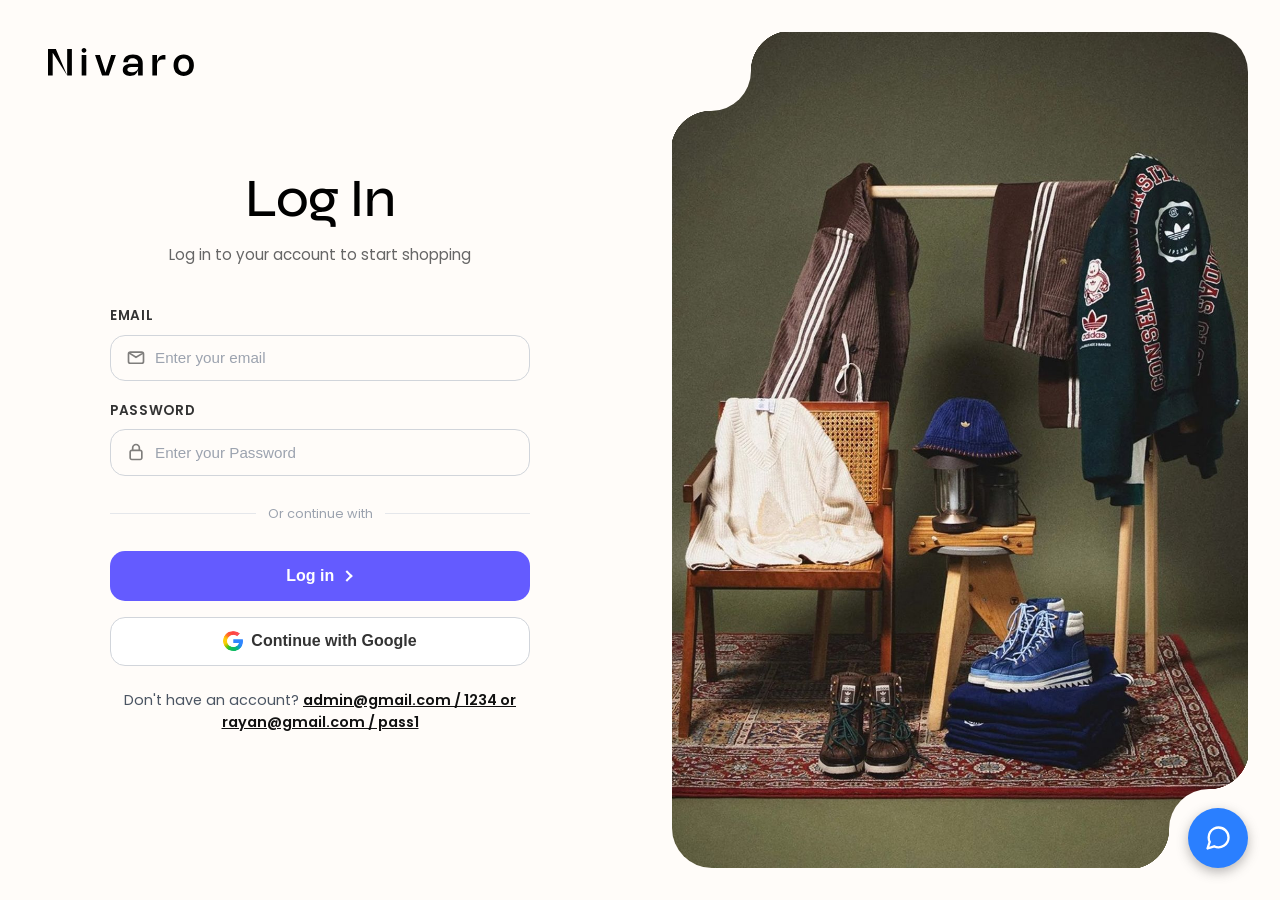
<file: index.html>
<!DOCTYPE html>
<html lang="en">
<head>
  <meta charset="UTF-8">
  <meta name="viewport" content="width=device-width, initial-scale=1.0">
  <title>Log In</title>
  <link rel="preconnect" href="https://fonts.googleapis.com">
  <link rel="preconnect" href="https://fonts.gstatic.com" crossorigin>
  <link href="https://fonts.googleapis.com/css2?family=Poppins:wght@400&family=Syne:wght@500&display=swap" rel="stylesheet">
  <link rel="stylesheet" href="style.css">
</head>
<body class="login-body">

  <div class="login-container">
    <!-- Left Form Section -->
    <div class="login-left">
      <div class="company-logo">
        <img src="Assets/Login/7/Company Logo.svg" alt="Company Logo">
      </div>
      <div class="login-form-wrapper">
        <h1 class="login-title">Log In</h1>
        <p class="login-subtitle">Log in to your account to start shopping</p>

        <div id="error-msg" style="color: #ff4d4d; font-size: 0.875rem; margin-bottom: 1rem; display: none;"></div>

        <form id="login-form">
          <div class="form-group">
            <label class="form-label" for="username">Email</label>
            <div class="input-wrapper">
              <img src="Assets/Login/7/mail-01.svg" class="input-icon" alt="Email Icon">
              <input type="email" id="username" class="form-input-login" placeholder="Enter your email" required>
            </div>
          </div>

          <div class="form-group">
            <label class="form-label" for="password">Password</label>
            <div class="input-wrapper">
              <img src="Assets/Login/7/lock.svg" class="input-icon" alt="Password Icon">
              <input type="password" id="password" class="form-input-login" placeholder="Enter your Password" required>
            </div>
          </div>

          <div class="divider">Or continue with</div>

          <button type="submit" class="btn-login btn-login-primary arr">
            Log in<div class="arrow-wrapper"><div class="arrow"></div></div>
          </button>
          <button type="button" class="btn-login btn-login-google">
            <img src="Assets/Login/7/google Icons.svg" width="20" height="20" alt="Google Icon">
            Continue with Google
          </button>
        </form>

        <p class="signup-text">
          Don't have an account? <span class="signup-link">admin@gmail.com / 1234 or rayan@gmail.com / pass1  </span>
        </p>

      <!-- Demo credentials hint 
        <div class="auth-hint">
          <p4>Demo: <strong>admin@gmail.com / 1234</strong> or <strong>rayan@gmail.com / pass1</strong></p4>
        </div>
      -->
      </div>
    </div>

    <!-- Right Image Section -->
    <div class="login-right ">
      <div class="image-container">
        <img src="Image/Login image.jpg" alt="Login Image" class="login-image">
        <div class="corner-cutout top-left"></div>
        <div class="corner-cutout bottom-right"></div>
      </div>
    </div>
  </div>

  <script src="script.js"></script>
</body>
</html>
</file>
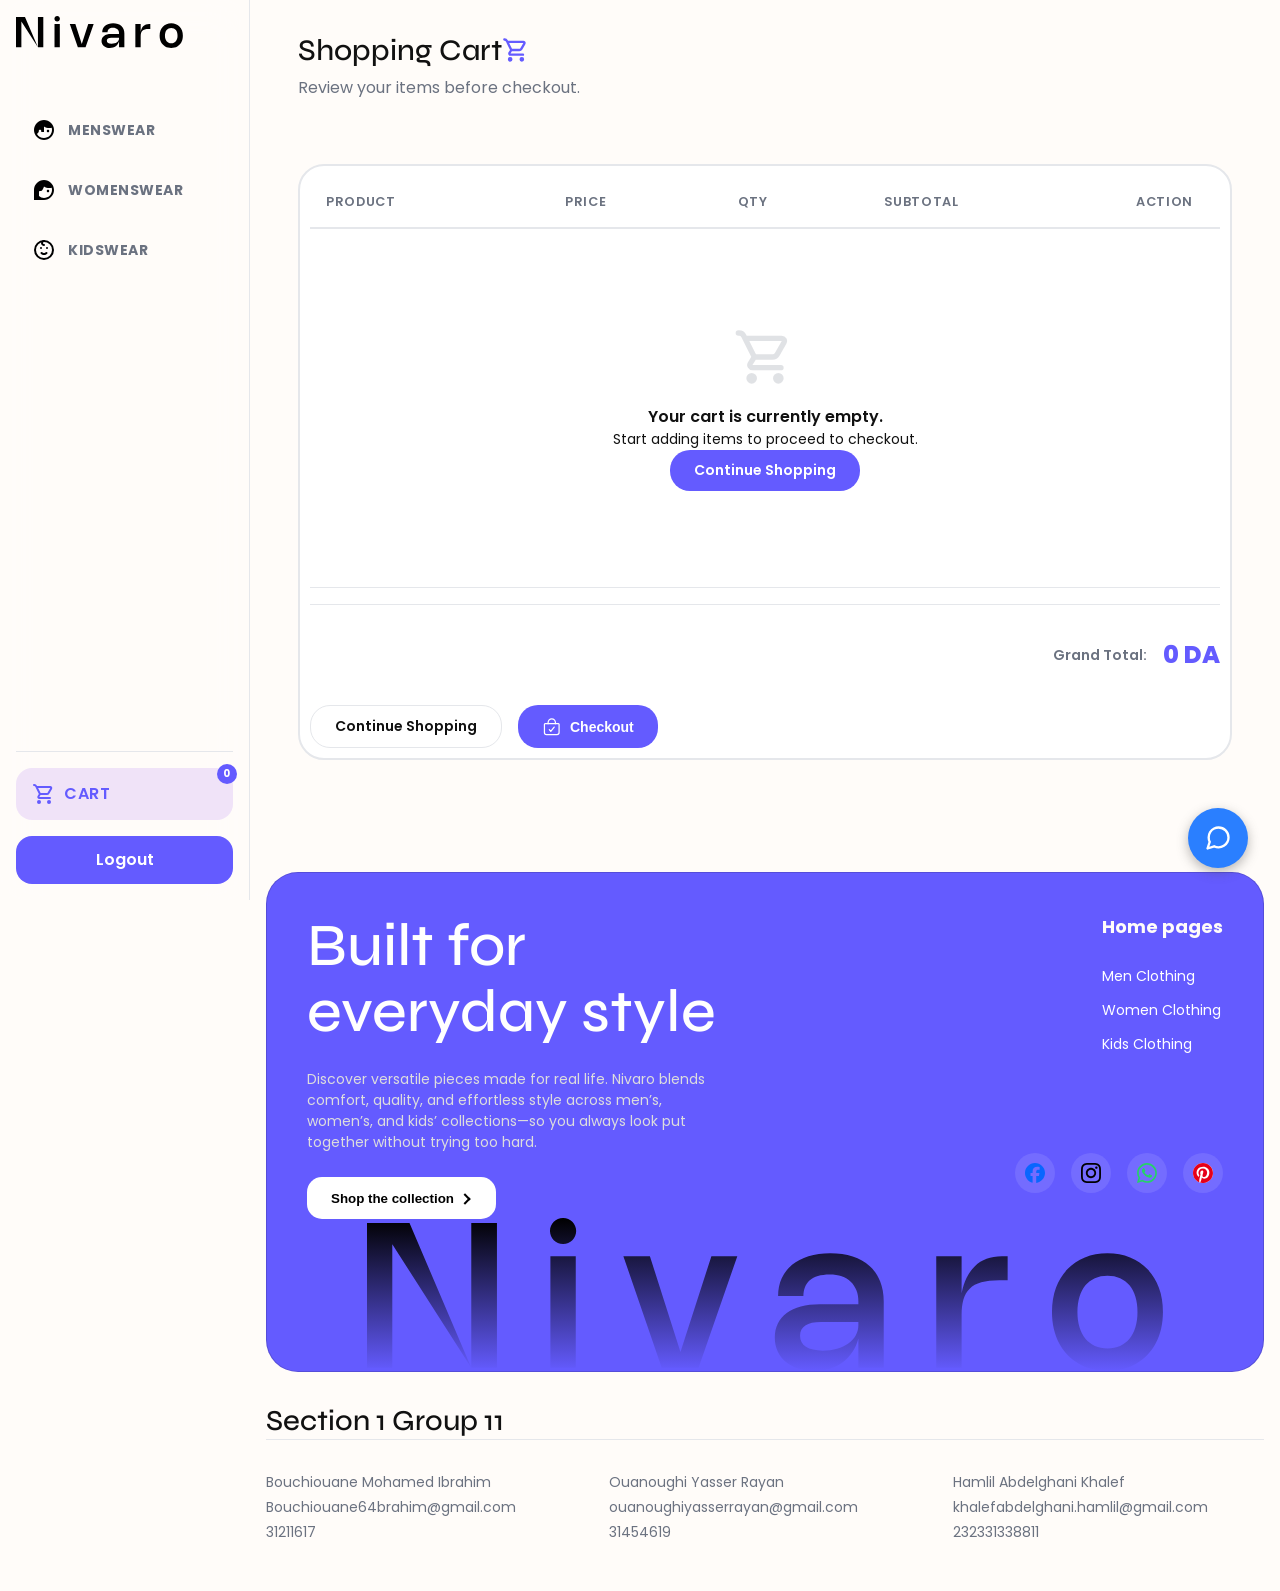
<file: cart.html>
<!DOCTYPE html>
<html lang="en">
<head>
  <meta charset="UTF-8">
  <meta name="viewport" content="width=device-width, initial-scale=1.0">
  <title>Shopping Cart - Nivaro</title>
  <link rel="stylesheet" href="style.css">

</head>
<body class="sidebar-layout">
  <!-- Dark blurred overlay covering the page when sidebar is open -->
  <div id="sidebar-overlay" class="sidebar-overlay"></div>

  <!-- Three-dot button, fixed top-left, only visible on mobile -->
  <button id="sidebar-toggle" class="sidebar-toggle" aria-label="Toggle Navigation">
    <svg width="24" height="24" viewBox="0 0 24 24" fill="none" stroke="currentColor" stroke-width="2" stroke-linecap="round" stroke-linejoin="round">
      <circle cx="12" cy="12" r="1"></circle>
      <circle cx="12" cy="5" r="1"></circle>
      <circle cx="12" cy="19" r="1"></circle>
    </svg>
  </button>  <!-- Header Section -->
  <header class="app-header">
    <div class="header-container">
      <a href="main.html" class="logo-container" style="text-decoration: none;">
        <img src="Assets/Login/7/Company Logo.svg" alt="Company Logo" class="header-logo">
      </a>

      <!-- Navigation Section -->
      <nav class="main-nav">
        <a href="MenClothing.html" class="nav-link"><img src="Assets/MEN.svg" alt="" class="nav-icon"><span>MENSWEAR</span></a>
        <a href="WomenClothing.html" class="nav-link"><img src="Assets/women.svg" alt="" class="nav-icon"><span>WOMENSWEAR</span></a>
        <a href="KidsClothing.html" class="nav-link"><img src="Assets/KID.svg" alt="" class="nav-icon"><span>KIDSWEAR</span></a>
      </nav>

      <div class="header-actions">
        <!-- Cart Link -->
        <a href="cart.html" class="cart-icon-wrapper active" aria-label="Shopping Cart">
          <svg width="24" height="24" viewBox="0 0 24 24" fill="none" xmlns="http://www.w3.org/2000/svg">
            <path d="M4.5 5H18.2768C19.0446 5 19.526 5.82948 19.1451 6.49614L16.5758 10.9923C16.2198 11.6154 15.5571 12 14.8394 12H8M8 12L6.45625 14.47C6.03997 15.136 6.51881 16 7.30425 16H18M8 12L4.05279 4.10557C3.714 3.428 3.02148 3 2.26393 3H2M8 20C8 20.5523 7.55228 21 7 21C6.44772 21 6 20.5523 6 20C6 19.4477 6.44772 19 7 19C7.55228 19 8 19.4477 8 20ZM18 20C18 20.5523 17.5523 21 17 21C16.4477 21 16 20.5523 16 20C16 19.4477 16.4477 19 17 19C17.5523 19 18 19.4477 18 20Z" stroke="currentColor" stroke-width="2" stroke-linecap="round" stroke-linejoin="round"/>
          </svg>
          <span>Cart</span>
          <span id="nav-cart-count" class="cart-badge">0</span>
        </a>

        <!-- Logout Link -->
        <a href="#" id="logout-link" class="btn-logout-sidebar">
          Logout
        </a>
      </div>
    </div>
  </header>

  <main class="container">
    <div class="py-8">
      <h1 class="text-3xl mb-2 flex items-center gap-3">
        Shopping Cart
        <svg width="28" height="28" viewBox="0 0 24 24" fill="none" xmlns="http://www.w3.org/2000/svg" class="text-primary">
          <path d="M4.5 5H18.2768C19.0446 5 19.526 5.82948 19.1451 6.49614L16.5758 10.9923C16.2198 11.6154 15.5571 12 14.8394 12H8M8 12L6.45625 14.47C6.03997 15.136 6.51881 16 7.30425 16H18M8 12L4.05279 4.10557C3.714 3.428 3.02148 3 2.26393 3H2M8 20C8 20.5523 7.55228 21 7 21C6.44772 21 6 20.5523 6 20C6 19.4477 6.44772 19 7 19C7.55228 19 8 19.4477 8 20ZM18 20C18 20.5523 17.5523 21 17 21C16.4477 21 16 20.5523 16 20C16 19.4477 16.4477 19 17 19C17.5523 19 18 19.4477 18 20Z" stroke="currentColor" stroke-width="2" stroke-linecap="round" stroke-linejoin="round"/>
        </svg>
      </h1>
      <p class="text-muted-foreground">Review your items before checkout.</p>
    </div>

    <div class="cart-container">
      <div style="overflow-x: auto;">
        <table id="cart-table">
          <thead>
            <tr>
              <th>Product</th>
              <th>Price</th>
              <th>Qty</th>
              <th>Subtotal</th>
              <th style="width: 100px;">Action</th>
            </tr>
          </thead>
          <tbody id="cart-table-body">
            <tr id="cart-empty-row">
              <td colspan="5">
                <div class="flex flex-col items-center justify-center py-8">
                  <svg width="64" height="64" viewBox="0 0 24 24" fill="none" xmlns="http://www.w3.org/2000/svg" class="mb-4" style="opacity: 0.2;">
                    <path d="M4.5 5H18.2768C19.0446 5 19.526 5.82948 19.1451 6.49614L16.5758 10.9923C16.2198 11.6154 15.5571 12 14.8394 12H8M8 12L6.45625 14.47C6.03997 15.136 6.51881 16 7.30425 16H18M8 12L4.05279 4.10557C3.714 3.428 3.02148 3 2.26393 3H2M8 20C8 20.5523 7.55228 21 7 21C6.44772 21 6 20.5523 6 20C6 19.4477 6.44772 19 7 19C7.55228 19 8 19.4477 8 20ZM18 20C18 20.5523 17.5523 21 17 21C16.4477 21 16 20.5523 16 20C16 19.4477 16.4477 19 17 19C17.5523 19 18 19.4477 18 20Z" stroke="currentColor" stroke-width="2" stroke-linecap="round" stroke-linejoin="round"/>
                  </svg>
                  <p class="text-lg font-semibold">Your cart is currently empty.</p>
                  <p class="text-sm mt-2">Start adding items to proceed to checkout.</p>
                  <a href="main.html" class="btn-primary mt-6">Continue Shopping</a>
                </div>
              </td>
            </tr>
            <!-- JS will populate rows here -->
          </tbody>
        </table>
      </div>

      <div class="cart-grand-total-container">
        <div class="cart-grand-total">
          <span class="text-muted-foreground text-sm uppercase tracking-wider font-semibold">Grand Total:</span>
          <span id="cart-grand-total" class="font-extrabold text-primary text-2xl">0 DA</span>
        </div>
      </div>
      
      <div class="mt-8 flex justify-end gap-4">
        <a href="main.html" class="btn-outline">Continue Shopping</a>
        <!-- We use checkout-btn id as required by spec to clear cart and show message -->
        <button id="checkout-btn" class="btn-primary px-8">
          <img src="Assets/bag-check-outline.svg" alt="" class="btn-icon">
          Checkout
        </button>
      </div>
    </div>
  </main>

  <!-- Footer Section -->
  <footer class="custom-footer">
  <div class="footer-inner-container">
    <img src="Assets/Login/7/Footer Logo.svg" class="footer-bg-logo" alt="">
    <div class="footer-left">
      <h2 class="footer-heading">Built for everyday style</h2>
      <p class="b3">Discover versatile pieces made for real life. Nivaro blends comfort, quality, and effortless style across men’s, women’s, and kids’ collections—so you always look put together without trying too hard.</p>
      <button class="btn-footer-cta">
        Shop the collection
        <div class="arrow-wrapper">
          <div class="arrow"></div>
        </div>
      </button>
    </div>
    <div class="footer-right">
          <div class="footer-nav-group">
            <p class="b2 footer-nav-title"><a href="main.html" style="color: inherit; text-decoration: none;"><b>Home pages</b></a></p>
            <ul class="footer-nav-links">
              <li><a href="MenClothing.html" class="b3">Men Clothing</a></li>
              <li><a href="WomenClothing.html" class="b3">Women Clothing</a></li>
              <li><a href="KidsClothing.html" class="b3">Kids Clothing</a></li>
            </ul>
          </div>
      <div class="footer-social-container">
        <ul class="social-list">
          <li class="icon-content">
            <a class="link" data-social="facebook" aria-label="Facebook" href="https://facebook.com/">
              <svg width="48" height="48" viewBox="0 0 48 48" fill="none" xmlns="http://www.w3.org/2000/svg">
                <path d="M48 24C48 10.7453 37.2547 0 24 0C10.7453 0 0 10.7453 0 24C0 35.255 7.74912 44.6995 18.2026 47.2934V31.3344H13.2538V24H18.2026V20.8397C18.2026 12.671 21.8995 8.8848 29.9194 8.8848C31.44 8.8848 34.0637 9.18336 35.137 9.48096V16.129C34.5706 16.0694 33.5866 16.0397 32.3645 16.0397C28.4294 16.0397 26.9088 17.5306 26.9088 21.4061V24H34.7482L33.4013 31.3344H26.9088V47.8243C38.7926 46.3891 48.001 36.2707 48.001 24H48Z" fill="#0866FF"/>
              </svg>
            </a>
            <div class="tooltip">Facebook</div>
          </li>
          <li class="icon-content">
            <a class="link" data-social="instagram" aria-label="Instagram" href="https://instagram.com/">
              <svg width="48" height="48" viewBox="0 0 48 48" fill="none" xmlns="http://www.w3.org/2000/svg">
                <g clip-path="url(#clip0_footer_insta_cart)">
                  <path d="M24 4.32187C30.4125 4.32187 31.1719 4.35 33.6938 4.4625C36.0375 4.56562 37.3031 4.95938 38.1469 5.2875C39.2625 5.71875 40.0688 6.24375 40.9031 7.07812C41.7469 7.92188 42.2625 8.71875 42.6938 9.83438C43.0219 10.6781 43.4156 11.9531 43.5188 14.2875C43.6313 16.8187 43.6594 17.5781 43.6594 23.9813C43.6594 30.3938 43.6313 31.1531 43.5188 33.675C43.4156 36.0188 43.0219 37.2844 42.6938 38.1281C42.2625 39.2438 41.7375 40.05 40.9031 40.8844C40.0594 41.7281 39.2625 42.2438 38.1469 42.675C37.3031 43.0031 36.0281 43.3969 33.6938 43.5C31.1625 43.6125 30.4031 43.6406 24 43.6406C17.5875 43.6406 16.8281 43.6125 14.3063 43.5C11.9625 43.3969 10.6969 43.0031 9.85313 42.675C8.7375 42.2438 7.93125 41.7188 7.09688 40.8844C6.25313 40.0406 5.7375 39.2438 5.30625 38.1281C4.97813 37.2844 4.58438 36.0094 4.48125 33.675C4.36875 31.1438 4.34063 30.3844 4.34063 23.9813C4.34063 17.5688 4.36875 16.8094 4.48125 14.2875C4.58438 11.9437 4.97813 10.6781 5.30625 9.83438C5.7375 8.71875 6.2625 7.9125 7.09688 7.07812C7.94063 6.23438 8.7375 5.71875 9.85313 5.2875C10.6969 4.95938 11.9719 4.56562 14.3063 4.4625C16.8281 4.35 17.5875 4.32187 24 4.32187ZM24 0C17.4844 0 16.6688 0.028125 14.1094 0.140625C11.5594 0.253125 9.80625 0.665625 8.2875 1.25625C6.70313 1.875 5.3625 2.69062 4.03125 4.03125C2.69063 5.3625 1.875 6.70313 1.25625 8.27813C0.665625 9.80625 0.253125 11.55 0.140625 14.1C0.028125 16.6687 0 17.4844 0 24C0 30.5156 0.028125 31.3313 0.140625 33.8906C0.253125 36.4406 0.665625 38.1938 1.25625 39.7125C1.875 41.2969 2.69063 42.6375 4.03125 43.9688C5.3625 45.3 6.70313 46.125 8.27813 46.7344C9.80625 47.325 11.55 47.7375 14.1 47.85C16.6594 47.9625 17.475 47.9906 23.9906 47.9906C30.5063 47.9906 31.3219 47.9625 33.8813 47.85C36.4313 47.7375 38.1844 47.325 39.7031 46.7344C41.2781 46.125 42.6188 45.3 43.95 43.9688C45.2813 42.6375 46.1063 41.2969 46.7156 39.7219C47.3063 38.1938 47.7188 36.45 47.8313 33.9C47.9438 31.3406 47.9719 30.525 47.9719 24.0094C47.9719 17.4938 47.9438 16.6781 47.8313 14.1188C47.7188 11.5688 47.3063 9.81563 46.7156 8.29688C46.125 6.70312 45.3094 5.3625 43.9688 4.03125C42.6375 2.7 41.2969 1.875 39.7219 1.26562C38.1938 0.675 36.45 0.2625 33.9 0.15C31.3313 0.028125 30.5156 0 24 0Z" fill="white"/>
                  <path d="M24 11.6719C17.1938 11.6719 11.6719 17.1938 11.6719 24C11.6719 30.8062 17.1938 36.3281 24 36.3281C30.8062 36.3281 36.3281 30.8062 36.3281 24C36.3281 17.1938 30.8062 11.6719 24 11.6719ZM24 31.9969C19.5844 31.9969 16.0031 28.4156 16.0031 24C16.0031 19.5844 19.5844 16.0031 24 16.0031C28.4156 16.0031 31.9969 19.5844 31.9969 24C31.9969 28.4156 28.4156 31.9969 24 31.9969Z" fill="white"/>
                  <path d="M39.6937 11.1844C39.6937 12.7782 38.4 14.0625 36.8156 14.0625C35.2219 14.0625 33.9375 12.7688 33.9375 11.1844C33.9375 9.59065 35.2313 8.30627 36.8156 8.30627C38.4 8.30627 39.6937 9.60003 39.6937 11.1844Z" fill="white"/>
                </g>
                <defs>
                  <clipPath id="clip0_footer_insta_cart">
                    <rect width="48" height="48" fill="white"/>
                  </clipPath>
                </defs>
              </svg>
            </a>
            <div class="tooltip">Instagram</div>
          </li>
          <li class="icon-content">
            <a class="link" data-social="whatsapp" aria-label="Whatsapp" href="https://whatsapp.com/">
              <svg width="48" height="48" viewBox="0 0 48 48" fill="none" xmlns="http://www.w3.org/2000/svg">
                <path d="M0 48L3.374 35.674C1.292 32.066 0.198 27.976 0.2 23.782C0.206 10.67 10.876 0 23.986 0C30.348 0.002 36.32 2.48 40.812 6.976C45.302 11.472 47.774 17.448 47.772 23.804C47.766 36.918 37.096 47.588 23.986 47.588C20.006 47.586 16.084 46.588 12.61 44.692L0 48ZM13.194 40.386C16.546 42.376 19.746 43.568 23.978 43.57C34.874 43.57 43.75 34.702 43.756 23.804C43.76 12.876 34.926 4.02 23.994 4.016C13.09 4.016 4.22 12.884 4.216 23.784C4.214 28.234 5.518 31.566 7.708 35.052L5.71 42.348L13.194 40.386ZM35.968 29.458C35.82 29.21 35.424 29.062 34.828 28.764C34.234 28.466 31.312 27.028 30.766 26.83C30.222 26.632 29.826 26.532 29.428 27.128C29.032 27.722 27.892 29.062 27.546 29.458C27.2 29.854 26.852 29.904 26.258 29.606C25.664 29.308 23.748 28.682 21.478 26.656C19.712 25.08 18.518 23.134 18.172 22.538C17.826 21.944 18.136 21.622 18.432 21.326C18.7 21.06 19.026 20.632 19.324 20.284C19.626 19.94 19.724 19.692 19.924 19.294C20.122 18.898 20.024 18.55 19.874 18.252C19.724 17.956 18.536 15.03 18.042 13.84C17.558 12.682 17.068 12.838 16.704 12.82L15.564 12.8C15.168 12.8 14.524 12.948 13.98 13.544C13.436 14.14 11.9 15.576 11.9 18.502C11.9 21.428 14.03 24.254 14.326 24.65C14.624 25.046 18.516 31.05 24.478 33.624C25.896 34.236 27.004 34.602 27.866 34.876C29.29 35.328 30.586 35.264 31.61 35.112C32.752 34.942 35.126 33.674 35.622 32.286C36.118 30.896 36.118 29.706 35.968 29.458Z" fill="#25D366"/>
              </svg>
            </a>
            <div class="tooltip">Whatsapp</div>
          </li>
          <li class="icon-content">
            <a class="link" data-social="pinterest" aria-label="Pinterest" href="https://pinterest.com/">
              <svg width="48" height="48" viewBox="0 0 48 48" fill="none" xmlns="http://www.w3.org/2000/svg">
                <g clip-path="url(#clip0_footer_pin_cart)">
                  <path d="M24 48C37.2548 48 48 37.2548 48 24C48 10.7452 37.2548 0 24 0C10.7452 0 0 10.7452 0 24C0 37.2548 10.7452 48 24 48Z" fill="white"/>
                  <path d="M24 0C10.7457 0 0 10.7457 0 24C0 34.1728 6.32099 42.8642 15.2494 46.3605C15.0321 44.4642 14.8543 41.5407 15.3284 39.4667C15.763 37.5901 18.1333 27.5358 18.1333 27.5358C18.1333 27.5358 17.4222 26.0938 17.4222 23.9802C17.4222 20.642 19.358 18.1531 21.7679 18.1531C23.8222 18.1531 24.8099 19.6938 24.8099 21.5309C24.8099 21.5309 23.5062 26.6667 22.8148 29.5309C22.242 31.921 24.0198 33.8765 26.3704 33.8765C30.637 33.8765 33.916 29.3728 33.916 22.8938C33.916 17.1457 29.7877 13.1358 23.8815 13.1358C17.0469 13.1358 13.037 18.2519 13.037 23.5457C13.037 25.6 13.8272 27.8123 14.8148 29.0173C15.0123 29.2543 15.0321 29.4716 14.9728 29.7086C14.7951 30.4593 14.3802 32.0988 14.3012 32.4346C14.2025 32.8691 13.9457 32.9679 13.4914 32.7506C10.4889 31.3481 8.61235 26.9827 8.61235 23.4469C8.61235 15.8815 14.1037 8.9284 24.4741 8.9284C32.7901 8.9284 39.2691 14.8543 39.2691 22.7951C39.2691 31.0716 34.0543 37.7284 26.8247 37.7284C24.3951 37.7284 22.1037 36.4642 21.3333 34.963C21.3333 34.963 20.1284 39.5457 19.8321 40.6716C19.2988 42.7654 17.837 45.3728 16.8494 46.9728C19.1012 47.6642 21.4716 48.0395 23.9605 48.0395C37.2148 48.0395 47.9605 37.2938 47.9605 24.0395C48 10.7457 37.2543 0 24 0Z" fill="#E60019"/>
                </g>
                <defs>
                  <clipPath id="clip0_footer_pin_cart">
                    <rect width="48" height="48" fill="white"/>
                  </clipPath>
                </defs>
              </svg>
            </a>
            <div class="tooltip">Pinterest</div>
          </li>
        </ul>
      </div>
    </div>
  </div>
  <div class="footer-bottom">
    <h4 class="footer-title">Section 1 Group 11</h2>
    <div class="footer-bottom-container">
        <div class="footer-column">
          <div class="member-info">Bouchiouane Mohamed Ibrahim</div>
          <div class="member-info">Bouchiouane64brahim@gmail.com</div>
          <div class="member-info">31211617</div>
        </div>
        <div class="footer-column">
          <div class="member-info">Ouanoughi Yasser Rayan</div>
          <div class="member-info">ouanoughiyasserrayan@gmail.com</div>
          <div class="member-info">31454619</div>
        </div>
        <div class="footer-column">
          <div class="footer-column">
          <div class="member-info">Hamlil Abdelghani Khalef</div>
          <div class="member-info">khalefabdelghani.hamlil@gmail.com</div>
          <div class="member-info">232331338811</div>
        </div>
    </div>
  </div>
</footer>




  <script src="script.js"></script>
</body>
</html>
</file>
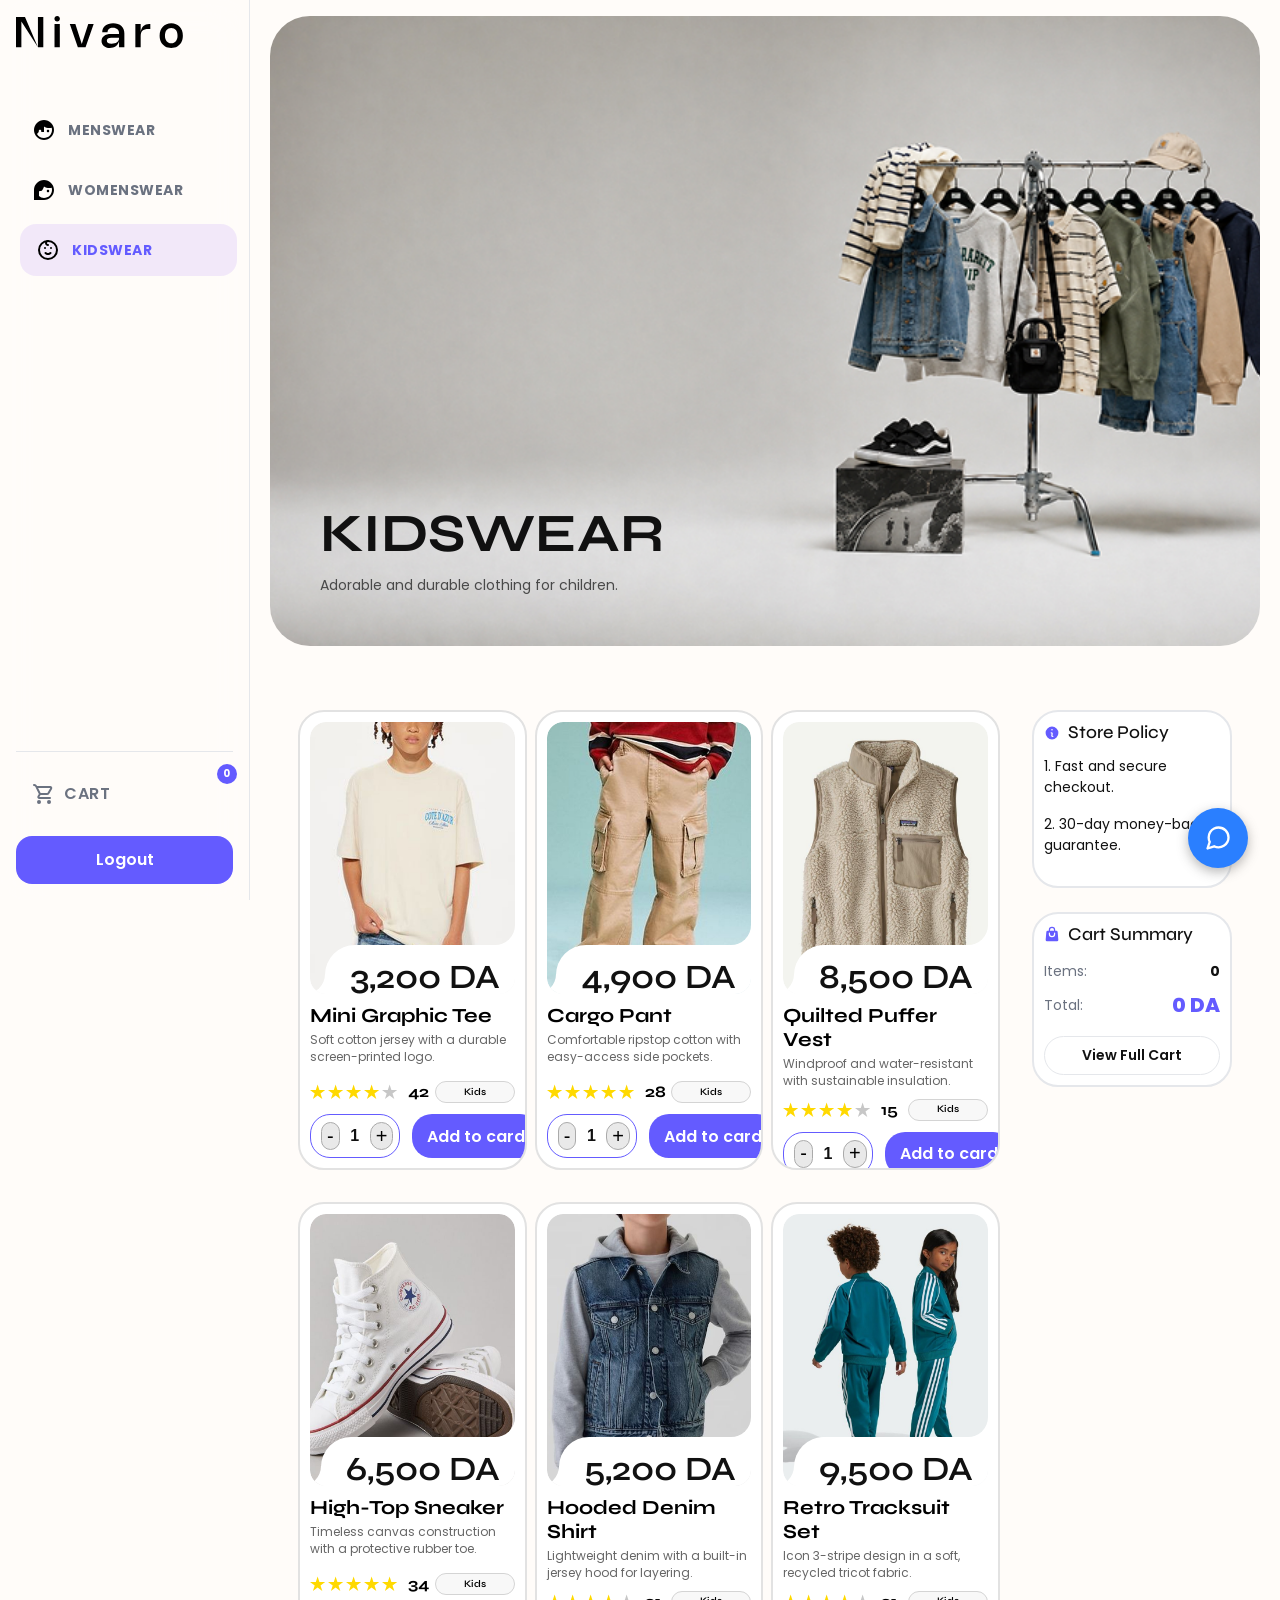
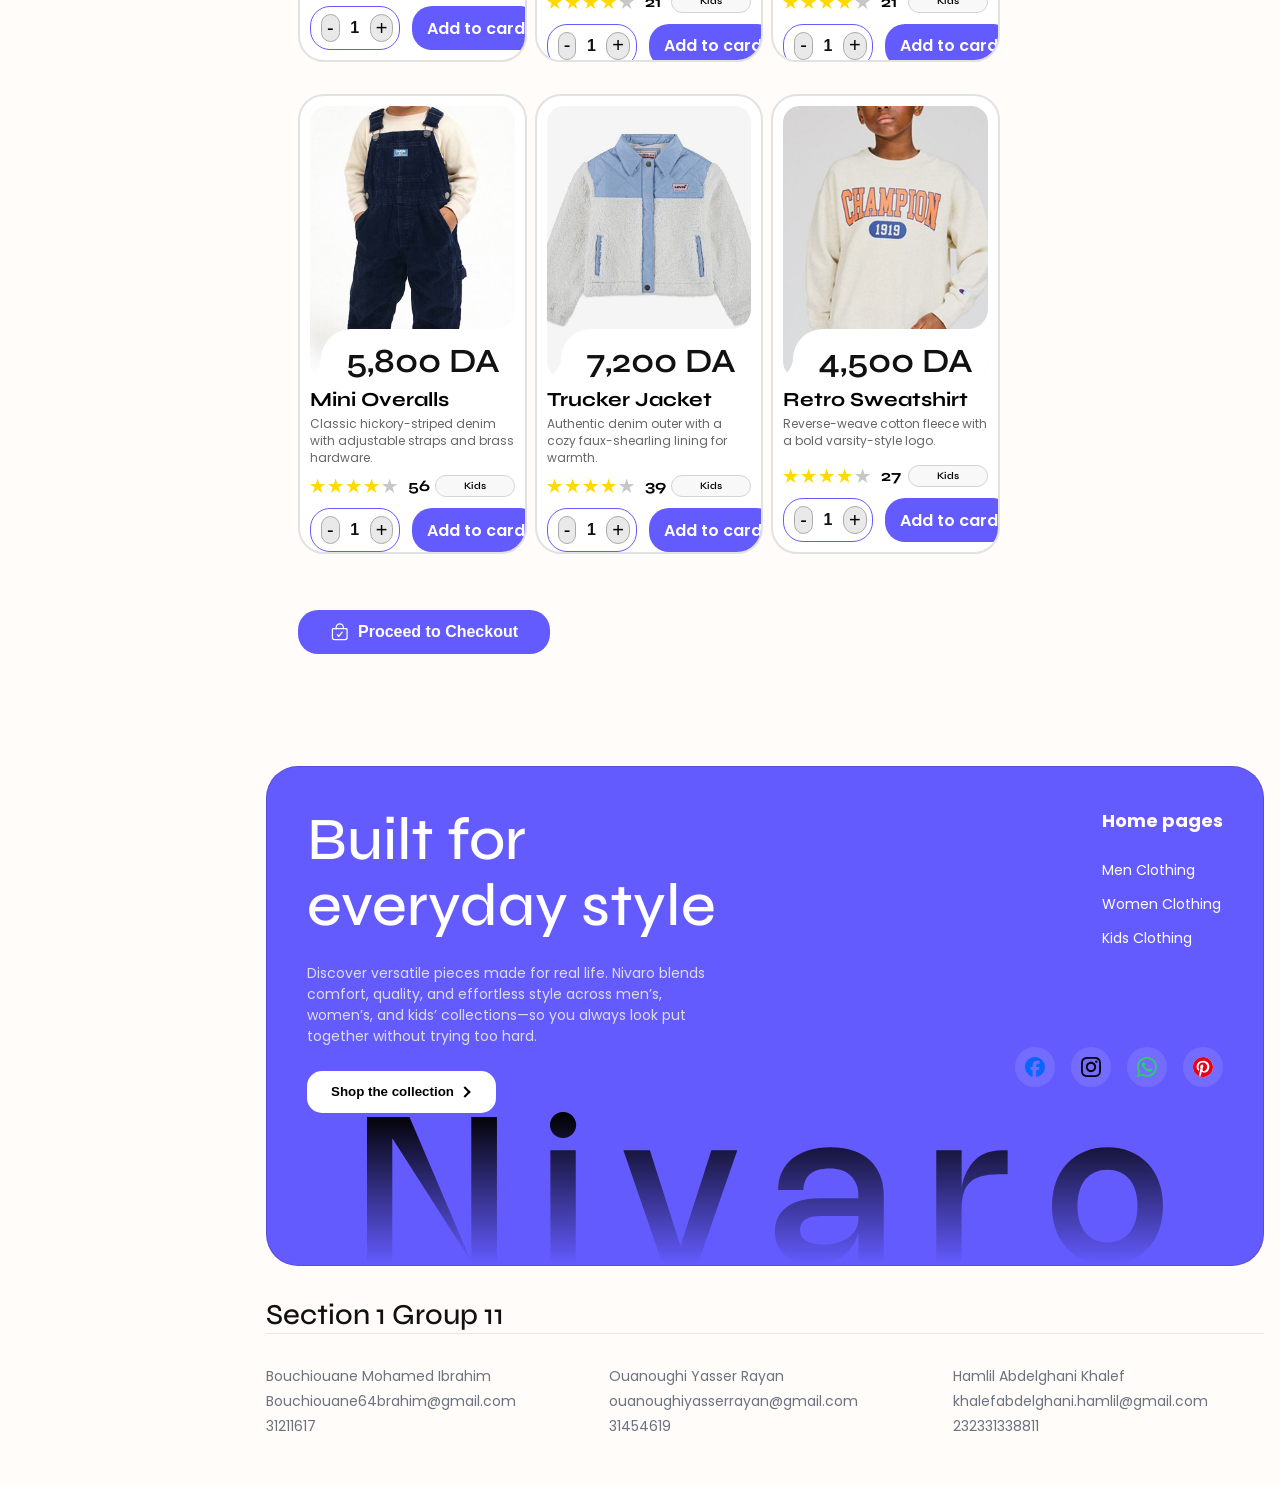
<file: KidsClothing.html>
<!DOCTYPE html>
<html lang="en">
<head>
  <meta charset="UTF-8">
  <meta name="viewport" content="width=device-width, initial-scale=1.0">
  <title>Kids' Clothing - Nivaro</title>
  <link rel="stylesheet" href="style.css">
</head>
<body class="sidebar-layout">
  <!-- Dark blurred overlay covering the page when sidebar is open -->
  <div id="sidebar-overlay" class="sidebar-overlay"></div>

  <!-- Three-dot button, fixed top-left, only visible on mobile -->
  <button id="sidebar-toggle" class="sidebar-toggle" aria-label="Toggle Navigation">
    <svg width="24" height="24" viewBox="0 0 24 24" fill="none" stroke="currentColor" stroke-width="2" stroke-linecap="round" stroke-linejoin="round">
      <circle cx="12" cy="12" r="1"></circle>
      <circle cx="12" cy="5" r="1"></circle>
      <circle cx="12" cy="19" r="1"></circle>
    </svg>
  </button>  <!-- Header Section -->
  <header class="app-header">
    <div class="header-container">
      <a href="main.html" class="logo-container" style="text-decoration: none;">
        <img src="Assets/Login/7/Company Logo.svg" alt="Company Logo" class="header-logo">
      </a>

      <!-- Navigation Section -->
      <nav class="main-nav">
        <a href="MenClothing.html" class="nav-link"><img src="Assets/MEN.svg" alt="" class="nav-icon"><span>MENSWEAR</span></a>
        <a href="WomenClothing.html" class="nav-link"><img src="Assets/women.svg" alt="" class="nav-icon"><span>WOMENSWEAR</span></a>
        <a href="KidsClothing.html" class="nav-link active"><img src="Assets/KID.svg" alt="" class="nav-icon"><span>KIDSWEAR</span></a>
      </nav>

      <div class="header-actions">
        <!-- Cart Link -->
        <a href="cart.html" class="cart-icon-wrapper" aria-label="Shopping Cart">
          <svg width="24" height="24" viewBox="0 0 24 24" fill="none" xmlns="http://www.w3.org/2000/svg">
            <path d="M4.5 5H18.2768C19.0446 5 19.526 5.82948 19.1451 6.49614L16.5758 10.9923C16.2198 11.6154 15.5571 12 14.8394 12H8M8 12L6.45625 14.47C6.03997 15.136 6.51881 16 7.30425 16H18M8 12L4.05279 4.10557C3.714 3.428 3.02148 3 2.26393 3H2M8 20C8 20.5523 7.55228 21 7 21C6.44772 21 6 20.5523 6 20C6 19.4477 6.44772 19 7 19C7.55228 19 8 19.4477 8 20ZM18 20C18 20.5523 17.5523 21 17 21C16.4477 21 16 20.5523 16 20C16 19.4477 16.4477 19 17 19C17.5523 19 18 19.4477 18 20Z" stroke="currentColor" stroke-width="2" stroke-linecap="round" stroke-linejoin="round"/>
          </svg>
          <span>Cart</span>
          <span id="nav-cart-count" class="cart-badge">0</span>
        </a>

        <!-- Logout Link -->
        <a href="#" id="logout-link" class="btn-logout-sidebar">
          Logout
        </a>
      </div>
    </div>
  </header>

  <section class="category-banner banner-kids animate-fade-in">
    <div class="banner-content">
      <h1 class="banner-title animate-fade-in-down">KIDSWEAR</h1>
      <p class="banner-subtitle animate-fade-in-up delay-200">Adorable and durable clothing for children.</p>
    </div>
  </section>

  <div class="container">
    
    <section class="page-body centered-section">
      <!-- Products Area -->
      <div class="products-area">
        <div class="products-grid">
          
          <!-- Product 1 -->
          <article class="product-card" data-id="kids-001" data-name="Mini Graphic Tee" data-price="3200">
            <div class="product-image-container">
              <img src="Image/Nike.jpg" alt="Mini Graphic Tee">
              <div class="price-tag">3,200 DA</div>
            </div>
            <div class="product-card-content">
              <h2 class="product-name">Mini Graphic Tee</h2>
              <p class="product-description">Soft cotton jersey with a durable screen-printed logo.</p>
              <div class="product-meta">
                <div class="stars-review">
                  <img src="Assets/Star filled.svg" alt="Star">
                  <img src="Assets/Star filled.svg" alt="Star">
                  <img src="Assets/Star filled.svg" alt="Star">
                  <img src="Assets/Star filled.svg" alt="Star">
                  <img src="Assets/Star empty.svg" alt="Star">
                  <span class="review-count">42</span>
                </div>
                <span class="category-box">Kids</span>
              </div>
              <div class="product-actions">
                <div class="qty-selector">
                  <button class="qty-btn minus" type="button">-</button>
                  <input type="number" class="qty-input" value="1" min="1" readonly>
                  <button class="qty-btn plus" type="button">+</button>
                </div>
                <button class="add-to-cart-btn">Add to card</button>
              </div>
            </div>
          </article>

          <!-- Product 2 -->
          <article class="product-card" data-id="kids-002" data-name="Elastic-Waist Cargo Pant" data-price="4900">
            <div class="product-image-container">
              <img src="Image/Zara Kids.jpg" alt="Elastic-Waist Cargo Pant">
              <div class="price-tag">4,900 DA</div>
            </div>
            <div class="product-card-content">
              <h2 class="product-name">Cargo Pant</h2>
              <p class="product-description">Comfortable ripstop cotton with easy-access side pockets.</p>
              <div class="product-meta">
                <div class="stars-review">
                  <img src="Assets/Star filled.svg" alt="Star">
                  <img src="Assets/Star filled.svg" alt="Star">
                  <img src="Assets/Star filled.svg" alt="Star">
                  <img src="Assets/Star filled.svg" alt="Star">
                  <img src="Assets/Star filled.svg" alt="Star">
                  <span class="review-count">28</span>
                </div>
                <span class="category-box">Kids</span>
              </div>
              <div class="product-actions">
                <div class="qty-selector">
                  <button class="qty-btn minus" type="button">-</button>
                  <input type="number" class="qty-input" value="1" min="1" readonly>
                  <button class="qty-btn plus" type="button">+</button>
                </div>
                <button class="add-to-cart-btn">Add to card</button>
              </div>
            </div>
          </article>

          <!-- Product 3 -->
          <article class="product-card" data-id="kids-003" data-name="Quilted Puffer Vest" data-price="8500">
            <div class="product-image-container">
              <img src="Image/Patagonia.jpg" alt="Quilted Puffer Vest">
              <div class="price-tag">8,500 DA</div>
            </div>
            <div class="product-card-content">
              <h2 class="product-name">Quilted Puffer Vest</h2>
              <p class="product-description">Windproof and water-resistant with sustainable insulation.</p>
              <div class="product-meta">
                <div class="stars-review">
                  <img src="Assets/Star filled.svg" alt="Star">
                  <img src="Assets/Star filled.svg" alt="Star">
                  <img src="Assets/Star filled.svg" alt="Star">
                  <img src="Assets/Star filled.svg" alt="Star">
                  <img src="Assets/Star empty.svg" alt="Star">
                  <span class="review-count">15</span>
                </div>
                <span class="category-box">Kids</span>
              </div>
              <div class="product-actions">
                <div class="qty-selector">
                  <button class="qty-btn minus" type="button">-</button>
                  <input type="number" class="qty-input" value="1" min="1" readonly>
                  <button class="qty-btn plus" type="button">+</button>
                </div>
                <button class="add-to-cart-btn">Add to card</button>
              </div>
            </div>
          </article>

          <!-- Product 4 -->
          <article class="product-card" data-id="kids-004" data-name="Classic High-Top Sneaker" data-price="6500">
            <div class="product-image-container">
              <img src="Image/Converse.jpg" alt="Classic High-Top Sneaker">
              <div class="price-tag">6,500 DA</div>
            </div>
            <div class="product-card-content">
              <h2 class="product-name">High-Top Sneaker</h2>
              <p class="product-description">Timeless canvas construction with a protective rubber toe.</p>
              <div class="product-meta">
                <div class="stars-review">
                  <img src="Assets/Star filled.svg" alt="Star">
                  <img src="Assets/Star filled.svg" alt="Star">
                  <img src="Assets/Star filled.svg" alt="Star">
                  <img src="Assets/Star filled.svg" alt="Star">
                  <img src="Assets/Star filled.svg" alt="Star">
                  <span class="review-count">34</span>
                </div>
                <span class="category-box">Kids</span>
              </div>
              <div class="product-actions">
                <div class="qty-selector">
                  <button class="qty-btn minus" type="button">-</button>
                  <input type="number" class="qty-input" value="1" min="1" readonly>
                  <button class="qty-btn plus" type="button">+</button>
                </div>
                <button class="add-to-cart-btn">Add to card</button>
              </div>
            </div>
          </article>

          <!-- Product 5 -->
          <article class="product-card" data-id="kids-005" data-name="Hooded Denim Shirt" data-price="5200">
            <div class="product-image-container">
              <img src="Image/Levi's.jpg" alt="Hooded Denim Shirt">
              <div class="price-tag">5,200 DA</div>
            </div>
            <div class="product-card-content">
              <h2 class="product-name">Hooded Denim Shirt</h2>
              <p class="product-description">Lightweight denim with a built-in jersey hood for layering.</p>
              <div class="product-meta">
                <div class="stars-review">
                  <img src="Assets/Star filled.svg" alt="Star">
                  <img src="Assets/Star filled.svg" alt="Star">
                  <img src="Assets/Star filled.svg" alt="Star">
                  <img src="Assets/Star filled.svg" alt="Star">
                  <img src="Assets/Star empty.svg" alt="Star">
                  <span class="review-count">21</span>
                </div>
                <span class="category-box">Kids</span>
              </div>
              <div class="product-actions">
                <div class="qty-selector">
                  <button class="qty-btn minus" type="button">-</button>
                  <input type="number" class="qty-input" value="1" min="1" readonly>
                  <button class="qty-btn plus" type="button">+</button>
                </div>
                <button class="add-to-cart-btn">Add to card</button>
              </div>
            </div>
          </article>

          <!-- Product 6 -->
          <article class="product-card" data-id="kids-006" data-name="Retro Tracksuit Set" data-price="9500">
            <div class="product-image-container">
              <img src="Image/Adidas.jpg" alt="Retro Tracksuit Set">
              <div class="price-tag">9,500 DA</div>
            </div>
            <div class="product-card-content">
              <h2 class="product-name">Retro Tracksuit Set</h2>
              <p class="product-description">Icon 3-stripe design in a soft, recycled tricot fabric.</p>
              <div class="product-meta">
                <div class="stars-review">
                  <img src="Assets/Star filled.svg" alt="Star">
                  <img src="Assets/Star filled.svg" alt="Star">
                  <img src="Assets/Star filled.svg" alt="Star">
                  <img src="Assets/Star filled.svg" alt="Star">
                  <img src="Assets/Star empty.svg" alt="Star">
                  <span class="review-count">21</span>
                </div>
                <span class="category-box">Kids</span>
              </div>
              <div class="product-actions">
                <div class="qty-selector">
                  <button class="qty-btn minus" type="button">-</button>
                  <input type="number" class="qty-input" value="1" min="1" readonly>
                  <button class="qty-btn plus" type="button">+</button>
                </div>
                <button class="add-to-cart-btn">Add to card</button>
              </div>
            </div>
          </article>

          <!-- Product 7 -->
          <article class="product-card" data-id="kids-007" data-name="Mini Denim Overalls" data-price="5800">
            <div class="product-image-container">
              <img src="Image/OshKosh B'gosh.jpg" alt="Mini Denim Overalls">
              <div class="price-tag">5,800 DA</div>
            </div>
            <div class="product-card-content">
              <h2 class="product-name">Mini Overalls</h2>
              <p class="product-description">Classic hickory-striped denim with adjustable straps and brass hardware.</p>
              <div class="product-meta">
                <div class="stars-review">
                  <img src="Assets/Star filled.svg" alt="Star">
                  <img src="Assets/Star filled.svg" alt="Star">
                  <img src="Assets/Star filled.svg" alt="Star">
                  <img src="Assets/Star filled.svg" alt="Star">
                  <img src="Assets/Star empty.svg" alt="Star">
                  <span class="review-count">56</span>
                </div>
                <span class="category-box">Kids</span>
              </div>
              <div class="product-actions">
                <div class="qty-selector">
                  <button class="qty-btn minus" type="button">-</button>
                  <input type="number" class="qty-input" value="1" min="1" readonly>
                  <button class="qty-btn plus" type="button">+</button>
                </div>
                <button class="add-to-cart-btn">Add to card</button>
              </div>
            </div>
          </article>

          <!-- Product 8 -->
          <article class="product-card" data-id="kids-008" data-name="Sherpa-Lined Trucker Jacket" data-price="7200">
            <div class="product-image-container">
              <img src="Image/Levi's Kids.jpg" alt="Sherpa-Lined Trucker Jacket">
              <div class="price-tag">7,200 DA</div>
            </div>
            <div class="product-card-content">
              <h2 class="product-name">Trucker Jacket</h2>
              <p class="product-description">Authentic denim outer with a cozy faux-shearling lining for warmth.</p>
              <div class="product-meta">
                <div class="stars-review">
                  <img src="Assets/Star filled.svg" alt="Star">
                  <img src="Assets/Star filled.svg" alt="Star">
                  <img src="Assets/Star filled.svg" alt="Star">
                  <img src="Assets/Star filled.svg" alt="Star">
                  <img src="Assets/Star empty.svg" alt="Star">
                  <span class="review-count">39</span>
                </div>
                <span class="category-box">Kids</span>
              </div>
              <div class="product-actions">
                <div class="qty-selector">
                  <button class="qty-btn minus" type="button">-</button>
                  <input type="number" class="qty-input" value="1" min="1" readonly>
                  <button class="qty-btn plus" type="button">+</button>
                </div>
                <button class="add-to-cart-btn">Add to card</button>
              </div>
            </div>
          </article>

          <!-- Product 9 -->
          <article class="product-card" data-id="kids-009" data-name="Retro Sweatshirt" data-price="4500">
            <div class="product-image-container">
              <img src="Image/Champion.jpg" alt="Retro Sweatshirt">
              <div class="price-tag">4,500 DA</div>
            </div>
            <div class="product-card-content">
              <h2 class="product-name">Retro Sweatshirt</h2>
              <p class="product-description">Reverse-weave cotton fleece with a bold varsity-style logo.</p>
              <div class="product-meta">
                <div class="stars-review">
                  <img src="Assets/Star filled.svg" alt="Star">
                  <img src="Assets/Star filled.svg" alt="Star">
                  <img src="Assets/Star filled.svg" alt="Star">
                  <img src="Assets/Star filled.svg" alt="Star">
                  <img src="Assets/Star empty.svg" alt="Star">
                  <span class="review-count">27</span>
                </div>
                <span class="category-box">Kids</span>
              </div>
              <div class="product-actions">
                <div class="qty-selector">
                  <button class="qty-btn minus" type="button">-</button>
                  <input type="number" class="qty-input" value="1" min="1" readonly>
                  <button class="qty-btn plus" type="button">+</button>
                </div>
                <button class="add-to-cart-btn">Add to card</button>
              </div>
            </div>
          </article>

          
        </div>
        
        <div class="mt-8 text-right">
          <button id="checkout-btn" class="btn-primary" style="padding: 0.75rem 2rem; font-size: 1rem;">
            <img src="Assets/bag-check-outline.svg" alt="" class="btn-icon">
            Proceed to Checkout
          </button>
        </div>
      </div>

      <!-- Asides Column -->
      <div class="aside-column">
        
        <!-- Shopping Policy Aside -->
        <aside id="aside-policy" class="aside-panel animate-fade-in-right delay-300">
          <h3 class="text-lg mb-2 flex items-center gap-2">
            <svg xmlns="http://www.w3.org/2000/svg" viewBox="0 0 20 20" fill="currentColor" width="16" height="16" class="text-primary">
              <path fill-rule="evenodd" d="M18 10a8 8 0 11-16 0 8 8 0 0116 0zm-7-4a1 1 0 11-2 0 1 1 0 012 0zM9 9a.75.75 0 000 1.5h.253a.25.25 0 01.244.304l-.459 2.066A1.75 1.75 0 0010.747 15H11a.75.75 0 000-1.5h-.253a.25.25 0 01-.244-.304l.459-2.066A1.75 1.75 0 009.253 9H9z" clip-rule="evenodd" />
            </svg>
            Store Policy
          </h3>
          <div class="auto-scroll-container">
            <div class="auto-scroll-text">
              <p>1. Fast and secure checkout.</p>
              <p>2. 30-day money-back guarantee.</p>
              <p>3. Free shipping on orders over 10,000 DA.</p>
              <p>4. 24/7 customer support available.</p>
            </div>
          </div>
        </aside>

        <!-- Cart Summary Aside -->
        <aside id="aside-cart" class="aside-panel animate-fade-in-right delay-500" style="top: calc(5rem + 300px);">
          <h3 class="text-lg mb-4 flex items-center gap-2">
            <svg xmlns="http://www.w3.org/2000/svg" viewBox="0 0 20 20" fill="currentColor" width="16" height="16" class="text-primary">
              <path fill-rule="evenodd" d="M6 5v1H4.667a1.75 1.75 0 00-1.743 1.598l-.826 9.5A1.75 1.75 0 003.84 19H16.16a1.75 1.75 0 001.743-1.902l-.826-9.5A1.75 1.75 0 0015.333 6H14V5a4 4 0 00-8 0zm4-2.5A2.5 2.5 0 007.5 5v1h5V5A2.5 2.5 0 0010 2.5zM7.5 10a2.5 2.5 0 005 0V8.75a.75.75 0 011.5 0V10a4 4 0 01-8 0V8.75a.75.75 0 011.5 0V10z" clip-rule="evenodd" />
            </svg>
            Cart Summary
          </h3>
          <div class="flex justify-between items-center mb-2">
            <span class="text-muted-foreground">Items:</span>
            <span id="cart-count" class="font-bold">0</span>
          </div>
          <div class="flex justify-between items-center border-t border-border pt-2 mt-2">
            <span class="text-muted-foreground">Total:</span>
            <span id="cart-total" class="font-extrabold text-primary text-xl">0 DA</span>
          </div>
          <a href="cart.html" class="btn-outline w-full mt-4">View Full Cart</a>
        </aside>

      </div>
    </section>
  </div>

  <!-- Footer Section -->
  <footer class="custom-footer">
    <div class="footer-inner-container">
      <img src="Assets/Login/7/Footer Logo.svg" class="footer-bg-logo" alt="">
      <div class="footer-left">
        <h2 class="footer-heading">Built for everyday style</h2>
        <p class="b3">Discover versatile pieces made for real life. Nivaro blends comfort, quality, and effortless style across men’s, women’s, and kids’ collections—so you always look put together without trying too hard.</p>
        <button class="btn-footer-cta">
          Shop the collection
          <div class="arrow-wrapper">
            <div class="arrow"></div>
          </div>
        </button>
      </div>
      <div class="footer-right">
          <div class="footer-nav-group">
            <p class="b2 footer-nav-title"><a href="main.html" style="color: inherit; text-decoration: none;"><b>Home pages</b></a></p>
            <ul class="footer-nav-links">
              <li><a href="MenClothing.html" class="b3">Men Clothing</a></li>
              <li><a href="WomenClothing.html" class="b3">Women Clothing</a></li>
              <li><a href="KidsClothing.html" class="b3">Kids Clothing</a></li>
            </ul>
          </div>
        <div class="footer-social-container">
        <ul class="social-list">
          <li class="icon-content">
            <a class="link" data-social="facebook" aria-label="Facebook" href="https://facebook.com/">
              <svg width="48" height="48" viewBox="0 0 48 48" fill="none" xmlns="http://www.w3.org/2000/svg">
                <path d="M48 24C48 10.7453 37.2547 0 24 0C10.7453 0 0 10.7453 0 24C0 35.255 7.74912 44.6995 18.2026 47.2934V31.3344H13.2538V24H18.2026V20.8397C18.2026 12.671 21.8995 8.8848 29.9194 8.8848C31.44 8.8848 34.0637 9.18336 35.137 9.48096V16.129C34.5706 16.0694 33.5866 16.0397 32.3645 16.0397C28.4294 16.0397 26.9088 17.5306 26.9088 21.4061V24H34.7482L33.4013 31.3344H26.9088V47.8243C38.7926 46.3891 48.001 36.2707 48.001 24H48Z" fill="#0866FF"/>
              </svg>
            </a>
            <div class="tooltip">Facebook</div>
          </li>
          <li class="icon-content">
            <a class="link" data-social="instagram" aria-label="Instagram" href="https://instagram.com/">
              <svg width="48" height="48" viewBox="0 0 48 48" fill="none" xmlns="http://www.w3.org/2000/svg">
                <g clip-path="url(#clip0_footer_insta_kids)">
                  <path d="M24 4.32187C30.4125 4.32187 31.1719 4.35 33.6938 4.4625C36.0375 4.56562 37.3031 4.95938 38.1469 5.2875C39.2625 5.71875 40.0688 6.24375 40.9031 7.07812C41.7469 7.92188 42.2625 8.71875 42.6938 9.83438C43.0219 10.6781 43.4156 11.9531 43.5188 14.2875C43.6313 16.8187 43.6594 17.5781 43.6594 23.9813C43.6594 30.3938 43.6313 31.1531 43.5188 33.675C43.4156 36.0188 43.0219 37.2844 42.6938 38.1281C42.2625 39.2438 41.7375 40.05 40.9031 40.8844C40.0594 41.7281 39.2625 42.2438 38.1469 42.675C37.3031 43.0031 36.0281 43.3969 33.6938 43.5C31.1625 43.6125 30.4031 43.6406 24 43.6406C17.5875 43.6406 16.8281 43.6125 14.3063 43.5C11.9625 43.3969 10.6969 43.0031 9.85313 42.675C8.7375 42.2438 7.93125 41.7188 7.09688 40.8844C6.25313 40.0406 5.7375 39.2438 5.30625 38.1281C4.97813 37.2844 4.58438 36.0094 4.48125 33.675C4.36875 31.1438 4.34063 30.3844 4.34063 23.9813C4.34063 17.5688 4.36875 16.8094 4.48125 14.2875C4.58438 11.9437 4.97813 10.6781 5.30625 9.83438C5.7375 8.71875 6.2625 7.9125 7.09688 7.07812C7.94063 6.23438 8.7375 5.71875 9.85313 5.2875C10.6969 4.95938 11.9719 4.56562 14.3063 4.4625C16.8281 4.35 17.5875 4.32187 24 4.32187ZM24 0C17.4844 0 16.6688 0.028125 14.1094 0.140625C11.5594 0.253125 9.80625 0.665625 8.2875 1.25625C6.70313 1.875 5.3625 2.69062 4.03125 4.03125C2.69063 5.3625 1.875 6.70313 1.25625 8.27813C0.665625 9.80625 0.253125 11.55 0.140625 14.1C0.028125 16.6687 0 17.4844 0 24C0 30.5156 0.028125 31.3313 0.140625 33.8906C0.253125 36.4406 0.665625 38.1938 1.25625 39.7125C1.875 41.2969 2.69063 42.6375 4.03125 43.9688C5.3625 45.3 6.70313 46.125 8.27813 46.7344C9.80625 47.325 11.55 47.7375 14.1 47.85C16.6594 47.9625 17.475 47.9906 23.9906 47.9906C30.5063 47.9906 31.3219 47.9625 33.8813 47.85C36.4313 47.7375 38.1844 47.325 39.7031 46.7344C41.2781 46.125 42.6188 45.3 43.95 43.9688C45.2813 42.6375 46.1063 41.2969 46.7156 39.7219C47.3063 38.1938 47.7188 36.45 47.8313 33.9C47.9438 31.3406 47.9719 30.525 47.9719 24.0094C47.9719 17.4938 47.9438 16.6781 47.8313 14.1188C47.7188 11.5688 47.3063 9.81563 46.7156 8.29688C46.125 6.70312 45.3094 5.3625 43.9688 4.03125C42.6375 2.7 41.2969 1.875 39.7219 1.26562C38.1938 0.675 36.45 0.2625 33.9 0.15C31.3313 0.028125 30.5156 0 24 0Z" fill="white"/>
                  <path d="M24 11.6719C17.1938 11.6719 11.6719 17.1938 11.6719 24C11.6719 30.8062 17.1938 36.3281 24 36.3281C30.8062 36.3281 36.3281 30.8062 36.3281 24C36.3281 17.1938 30.8062 11.6719 24 11.6719ZM24 31.9969C19.5844 31.9969 16.0031 28.4156 16.0031 24C16.0031 19.5844 19.5844 16.0031 24 16.0031C28.4156 16.0031 31.9969 19.5844 31.9969 24C31.9969 28.4156 28.4156 31.9969 24 31.9969Z" fill="white"/>
                  <path d="M39.6937 11.1844C39.6937 12.7782 38.4 14.0625 36.8156 14.0625C35.2219 14.0625 33.9375 12.7688 33.9375 11.1844C33.9375 9.59065 35.2313 8.30627 36.8156 8.30627C38.4 8.30627 39.6937 9.60003 39.6937 11.1844Z" fill="white"/>
                </g>
                <defs>
                  <clipPath id="clip0_footer_insta_kids">
                    <rect width="48" height="48" fill="white"/>
                  </clipPath>
                </defs>
              </svg>
            </a>
            <div class="tooltip">Instagram</div>
          </li>
          <li class="icon-content">
            <a class="link" data-social="whatsapp" aria-label="Whatsapp" href="https://whatsapp.com/">
              <svg width="48" height="48" viewBox="0 0 48 48" fill="none" xmlns="http://www.w3.org/2000/svg">
                <path d="M0 48L3.374 35.674C1.292 32.066 0.198 27.976 0.2 23.782C0.206 10.67 10.876 0 23.986 0C30.348 0.002 36.32 2.48 40.812 6.976C45.302 11.472 47.774 17.448 47.772 23.804C47.766 36.918 37.096 47.588 23.986 47.588C20.006 47.586 16.084 46.588 12.61 44.692L0 48ZM13.194 40.386C16.546 42.376 19.746 43.568 23.978 43.57C34.874 43.57 43.75 34.702 43.756 23.804C43.76 12.876 34.926 4.02 23.994 4.016C13.09 4.016 4.22 12.884 4.216 23.784C4.214 28.234 5.518 31.566 7.708 35.052L5.71 42.348L13.194 40.386ZM35.968 29.458C35.82 29.21 35.424 29.062 34.828 28.764C34.234 28.466 31.312 27.028 30.766 26.83C30.222 26.632 29.826 26.532 29.428 27.128C29.032 27.722 27.892 29.062 27.546 29.458C27.2 29.854 26.852 29.904 26.258 29.606C25.664 29.308 23.748 28.682 21.478 26.656C19.712 25.08 18.518 23.134 18.172 22.538C17.826 21.944 18.136 21.622 18.432 21.326C18.7 21.06 19.026 20.632 19.324 20.284C19.626 19.94 19.724 19.692 19.924 19.294C20.122 18.898 20.024 18.55 19.874 18.252C19.724 17.956 18.536 15.03 18.042 13.84C17.558 12.682 17.068 12.838 16.704 12.82L15.564 12.8C15.168 12.8 14.524 12.948 13.98 13.544C13.436 14.14 11.9 15.576 11.9 18.502C11.9 21.428 14.03 24.254 14.326 24.65C14.624 25.046 18.516 31.05 24.478 33.624C25.896 34.236 27.004 34.602 27.866 34.876C29.29 35.328 30.586 35.264 31.61 35.112C32.752 34.942 35.126 33.674 35.622 32.286C36.118 30.896 36.118 29.706 35.968 29.458Z" fill="#25D366"/>
              </svg>
            </a>
            <div class="tooltip">Whatsapp</div>
          </li>
          <li class="icon-content">
            <a class="link" data-social="pinterest" aria-label="Pinterest" href="https://pinterest.com/">
              <svg width="48" height="48" viewBox="0 0 48 48" fill="none" xmlns="http://www.w3.org/2000/svg">
                <g clip-path="url(#clip0_footer_pin_kids)">
                  <path d="M24 48C37.2548 48 48 37.2548 48 24C48 10.7452 37.2548 0 24 0C10.7452 0 0 10.7452 0 24C0 37.2548 10.7452 48 24 48Z" fill="white"/>
                  <path d="M24 0C10.7457 0 0 10.7457 0 24C0 34.1728 6.32099 42.8642 15.2494 46.3605C15.0321 44.4642 14.8543 41.5407 15.3284 39.4667C15.763 37.5901 18.1333 27.5358 18.1333 27.5358C18.1333 27.5358 17.4222 26.0938 17.4222 23.9802C17.4222 20.642 19.358 18.1531 21.7679 18.1531C23.8222 18.1531 24.8099 19.6938 24.8099 21.5309C24.8099 23.5852 23.5062 26.6667 22.8148 29.5309C22.242 31.921 24.0198 33.8765 26.3704 33.8765C30.637 33.8765 33.916 29.3728 33.916 22.8938C33.916 17.1457 29.7877 13.1358 23.8815 13.1358C17.0469 13.1358 13.037 18.2519 13.037 23.5457C13.037 25.6 13.8272 27.8123 14.8148 29.0173C15.0123 29.2543 15.0321 29.4716 14.9728 29.7086C14.7951 30.4593 14.3802 32.0988 14.3012 32.4346C14.2025 32.8691 13.9457 32.9679 13.4914 32.7506C10.4889 31.3481 8.61235 26.9827 8.61235 23.4469C8.61235 15.8815 14.1037 8.9284 24.4741 8.9284C32.7901 8.9284 39.2691 14.8543 39.2691 22.7951C39.2691 31.0716 34.0543 37.7284 26.8247 37.7284C24.3951 37.7284 22.1037 36.4642 21.3333 34.963C21.3333 34.963 20.1284 39.5457 19.8321 40.6716C19.2988 42.7654 17.837 45.3728 16.8494 46.9728C19.1012 47.6642 21.4716 48.0395 23.9605 48.0395C37.2148 48.0395 47.9605 37.2938 47.9605 24.0395C48 10.7457 37.2543 0 24 0Z" fill="#E60019"/>
                </g>
                <defs>
                  <clipPath id="clip0_footer_pin_kids">
                    <rect width="48" height="48" fill="white"/>
                  </clipPath>
                </defs>
              </svg>
            </a>
            <div class="tooltip">Pinterest</div>
          </li>
        </ul>
      </div>
      </div>
  </div>
  <div class="footer-bottom">
    <h4 class="footer-title">Section 1 Group 11</h2>
    <div class="footer-bottom-container">
        <div class="footer-column">
          <div class="member-info">Bouchiouane Mohamed Ibrahim</div>
          <div class="member-info">Bouchiouane64brahim@gmail.com</div>
          <div class="member-info">31211617</div>
        </div>
        <div class="footer-column">
          <div class="member-info">Ouanoughi Yasser Rayan</div>
          <div class="member-info">ouanoughiyasserrayan@gmail.com</div>
          <div class="member-info">31454619</div>
        </div>
        <div class="footer-column">
          <div class="footer-column">
          <div class="member-info">Hamlil Abdelghani Khalef</div>
          <div class="member-info">khalefabdelghani.hamlil@gmail.com</div>
          <div class="member-info">232331338811</div>
        </div>
    </div>
  </div>
</footer>

  <style>
    #final-total:not(:empty) {
      display: block;
    }
    #final-total.hidden {
      display: none;
    }
  </style>

  <script src="script.js"></script>
</body>
</html>
</file>
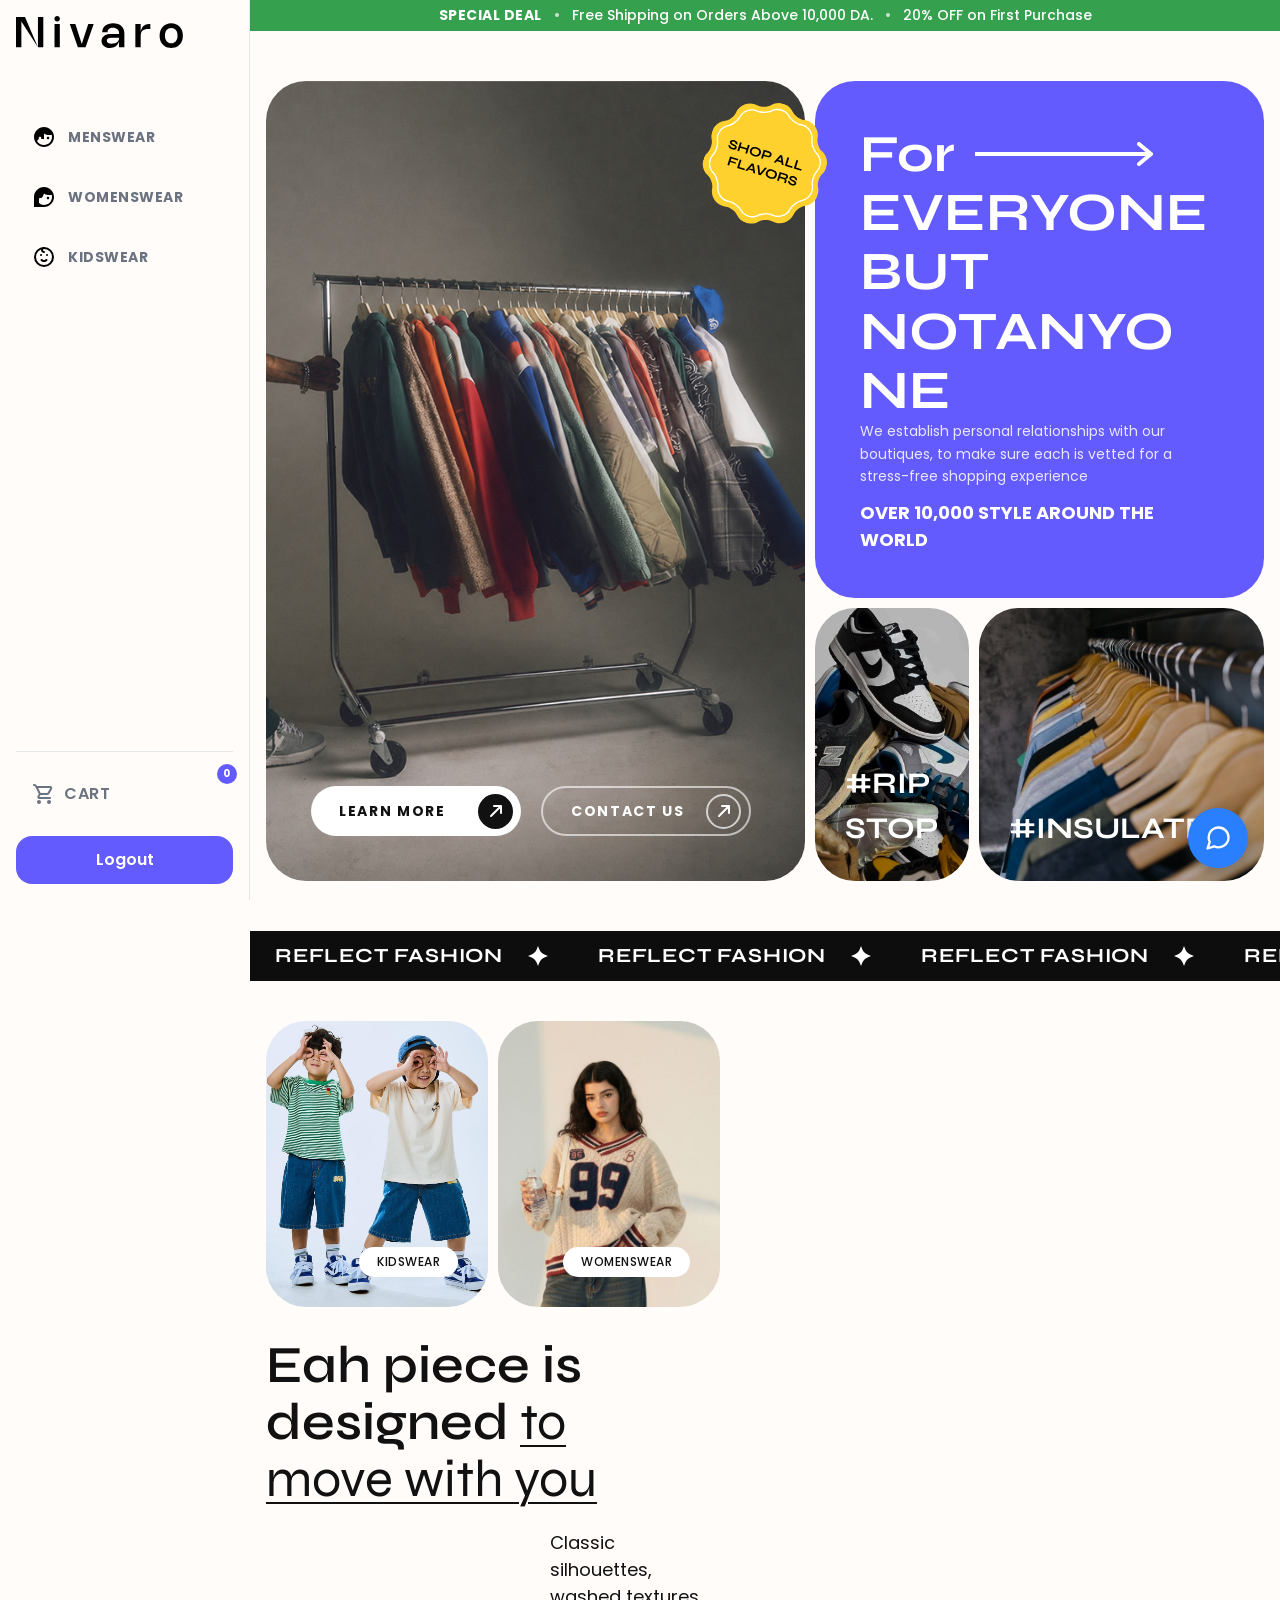
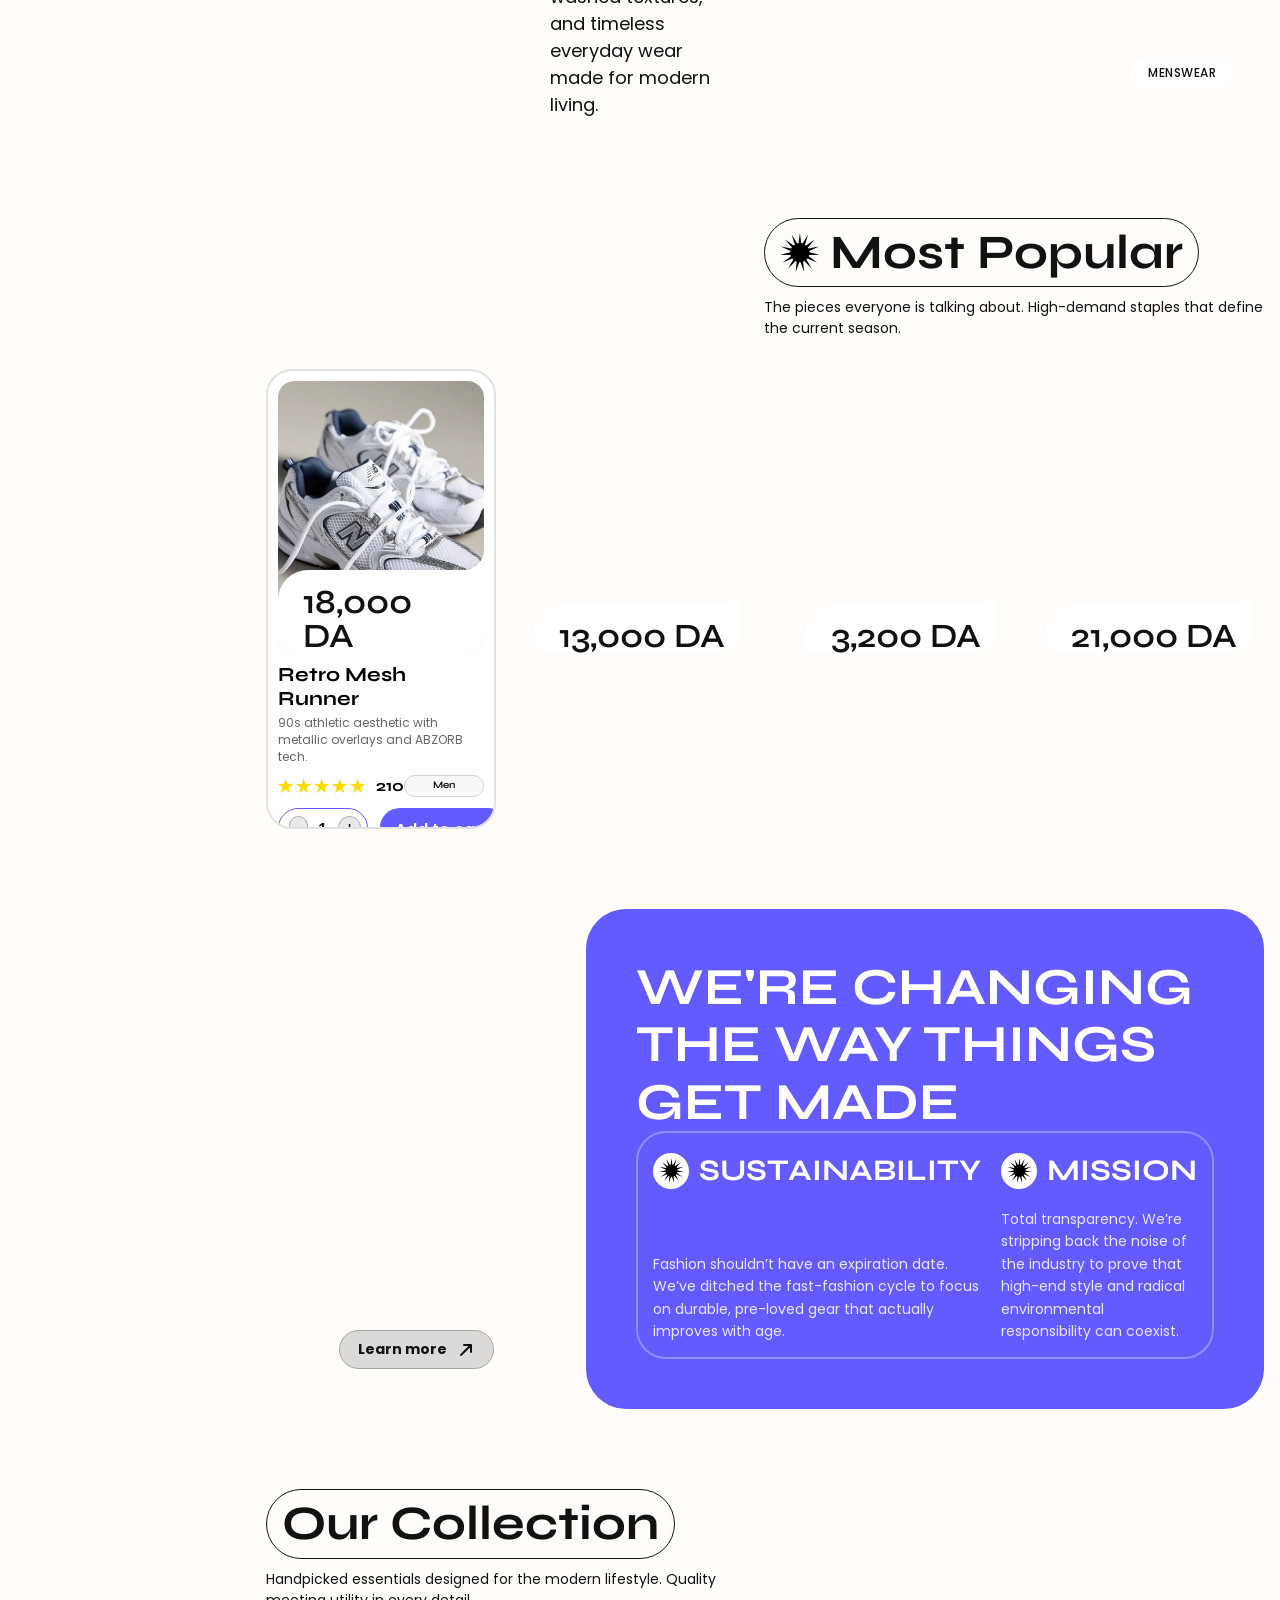
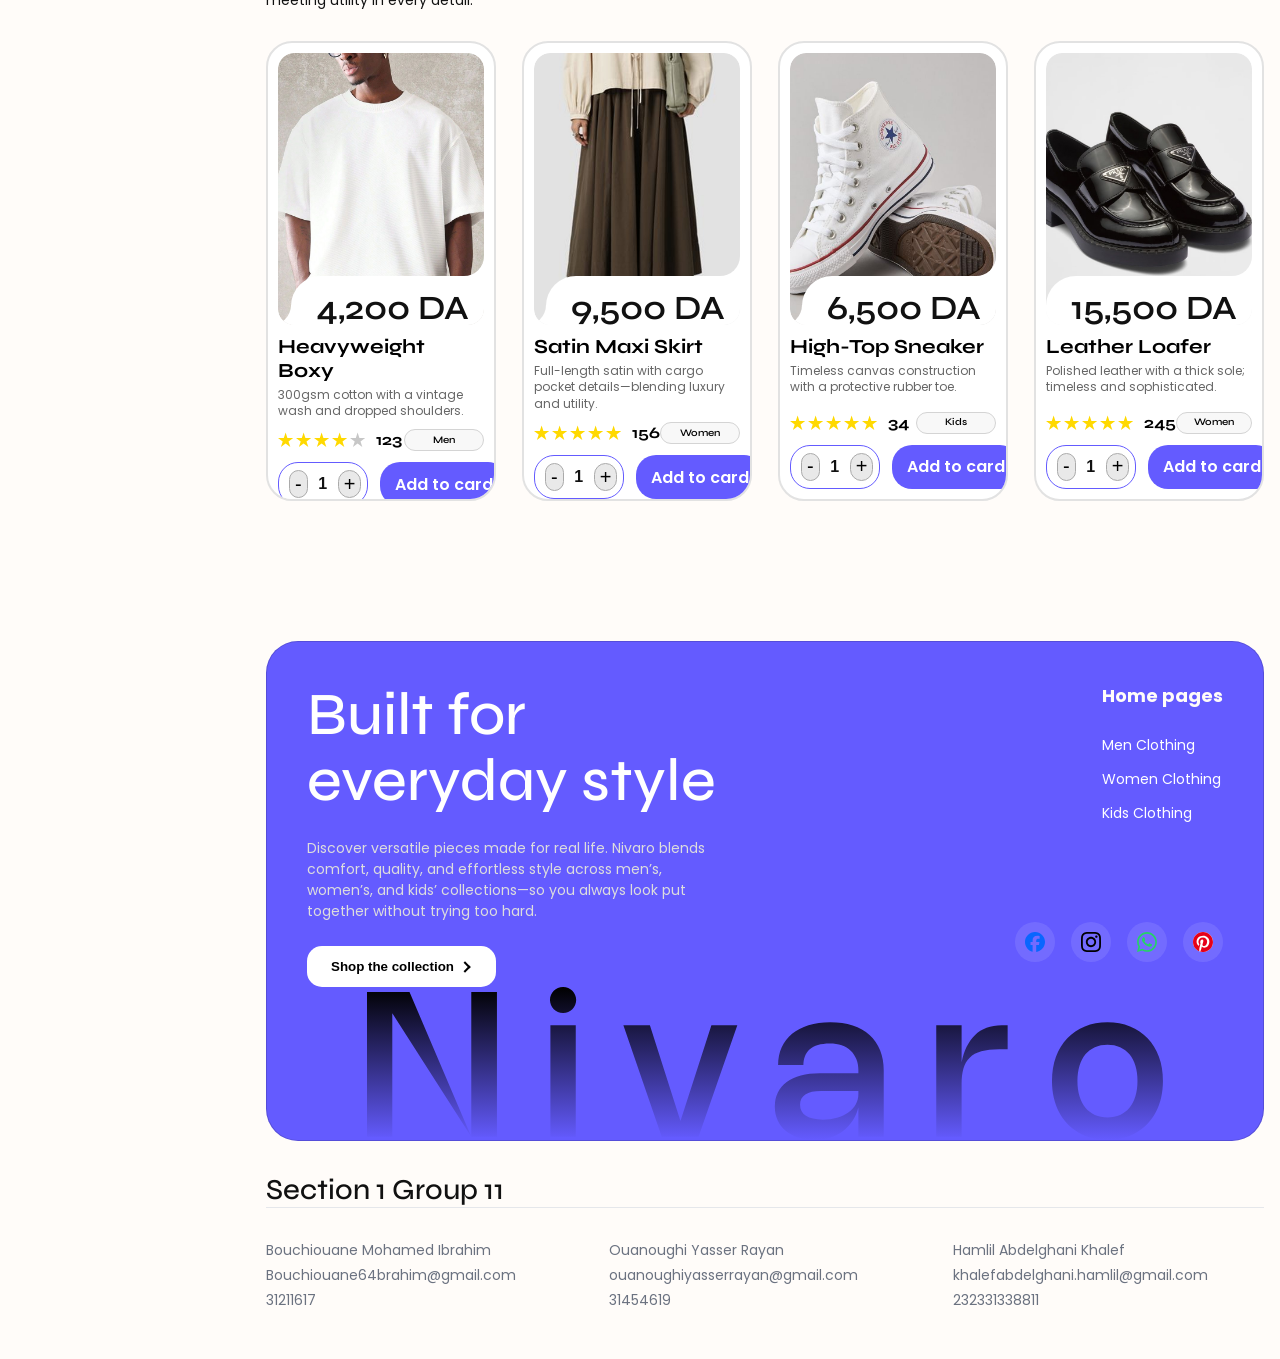
<file: main.html>
<!DOCTYPE html>
<html lang="en">

<head>
  <meta charset="UTF-8">
  <meta name="viewport" content="width=device-width, initial-scale=1.0">
  <title>Nivaro</title>
  <link rel="stylesheet" href="style.css">
</head>

<body class="sidebar-layout">
  <!-- Dark blurred overlay covering the page when sidebar is open -->
  <div id="sidebar-overlay" class="sidebar-overlay"></div>

  <!-- Three-dot button, fixed top-left, only visible on mobile -->
  <button id="sidebar-toggle" class="sidebar-toggle" aria-label="Toggle Navigation">
    <svg width="24" height="24" viewBox="0 0 24 24" fill="none" stroke="currentColor" stroke-width="2" stroke-linecap="round" stroke-linejoin="round">
      <circle cx="12" cy="12" r="1"></circle>
      <circle cx="12" cy="5" r="1"></circle>
      <circle cx="12" cy="19" r="1"></circle>
    </svg>
  </button>
      <!-- Promo Banner Wrapper -->
      <div class="promo-banner">

        <!-- Banner Content Container -->
        <div class="promo-banner-content">
          <span class="promo-highlight">Special Deal</span>
          <span class="promo-divider">•</span>
          <span>Free Shipping on Orders Above 10,000 DA.</span>
          <span class="promo-divider">•</span>
          <span>20% OFF on First Purchase</span>

        </div>
      </div>

  <!-- Header Section as per spec -->
  <header class="app-header">
    <div class="header-container">
      <div class="logo-container">
        <!-- Logo -->
        <a href="main.html"><img src="Assets/Login/7/Company Logo.svg" alt="Company Logo" class="header-logo"></a>
      </div>

      <!-- Navigation Section --> 
      <nav class="main-nav">
        <a href="MenClothing.html" class="nav-link"><img src="Assets/MEN.svg" alt="" class="nav-icon"><span>MENSWEAR</span></a>
        <a href="WomenClothing.html" class="nav-link"><img src="Assets/women.svg" alt="" class="nav-icon"><span>WOMENSWEAR</span></a>
        <a href="KidsClothing.html" class="nav-link"><img src="Assets/KID.svg" alt="" class="nav-icon"><span>KIDSWEAR</span></a>
      </nav>

      <div class="header-actions">
        <!-- Cart Link -->
        <a href="cart.html" class="cart-icon-wrapper" aria-label="Shopping Cart">
          <svg width="24" height="24" viewBox="0 0 24 24" fill="none" xmlns="http://www.w3.org/2000/svg">
            <path
              d="M4.5 5H18.2768C19.0446 5 19.526 5.82948 19.1451 6.49614L16.5758 10.9923C16.2198 11.6154 15.5571 12 14.8394 12H8M8 12L6.45625 14.47C6.03997 15.136 6.51881 16 7.30425 16H18M8 12L4.05279 4.10557C3.714 3.428 3.02148 3 2.26393 3H2M8 20C8 20.5523 7.55228 21 7 21C6.44772 21 6 20.5523 6 20C6 19.4477 6.44772 19 7 19C7.55228 19 8 19.4477 8 20ZM18 20C18 20.5523 17.5523 21 17 21C16.4477 21 16 20.5523 16 20C16 19.4477 16.4477 19 17 19C17.5523 19 18 19.4477 18 20Z"
              stroke="currentColor" stroke-width="2" stroke-linecap="round" stroke-linejoin="round" />
          </svg>
          <span>Cart</span>
          <span id="nav-cart-count" class="cart-badge">0</span>
        </a>

        <!-- Logout Link -->
        <a href="#" id="logout-link" class="btn-logout-sidebar">
          Logout
        </a>
      </div>
    </div>
  </header>

  <main>
    <!-- Hero Section -->
    <section class="hero-section" id="hero">
      <div class="hero-container">
        <!-- Left Panel -->
        <div class="hero-left">
          <img src="Assets/shop all badge.svg" alt="Shop All Flavors" class="hero-badge">
          <div class="hero-buttons">
            <div class="hero-btn hero-btn-solid">
              <a href="#categories" class="hero-btn-label b3">LEARN MORE</a>
              <div class="hero-btn-icon">
                <svg width="18" height="18" viewBox="0 0 18 18" fill="none" xmlns="http://www.w3.org/2000/svg">
                  <path d="M4 14L14 4M14 4H7M14 4V11" stroke="#fff" stroke-width="2" stroke-linecap="round"
                    stroke-linejoin="round" />
                </svg>
              </div>
            </div>
            <div class="hero-btn hero-btn-outline">
              <a href="#footer" class="hero-btn-label b3">CONTACT US</a>
              <div class="hero-btn-icon">
                <svg width="18" height="18" viewBox="0 0 18 18" fill="none" xmlns="http://www.w3.org/2000/svg">
                  <path d="M4 14L14 4M14 4H7M14 4V11" stroke="#fff" stroke-width="2" stroke-linecap="round"
                    stroke-linejoin="round" />
                </svg>
              </div>
            </div>
          </div>
        </div>

        <!-- Right Panel -->
        <div class="hero-right">
          <!-- Top Container -->
          <div class="hero-right-top">
            <div class="hero-heading-row">
              <h1 class="hero-heading-for animate-fade-in-down delay-100">For</h1>
              <svg class="hero-arrow-long animate-fade-in-right delay-200" width="180" height="24" viewBox="0 0 180 24" fill="none"
                xmlns="http://www.w3.org/2000/svg">
                <path d="M0 12H176M176 12L164 2M176 12L164 22" stroke="white" stroke-width="4" stroke-linecap="round"
                  stroke-linejoin="round" />
              </svg>
            </div>
            <h1 class="hero-heading-main animate-fade-in-down delay-300">EVERYONE BUT</h1>
            <h1 class="hero-heading-main animate-fade-in-down delay-400">NOTANYONE</h1>
            <p class="hero-body-text b2 animate-fade-in-up delay-500">We establish personal relationships with our boutiques, to make sure each is
              vetted for a stress-free shopping experience</p>
            <p class="hero-body-bold b2 animate-fade-in-up delay-600"><b>OVER 10,000 STYLE AROUND THE WORLD</b></p>
          </div>

          <!-- Bottom Row -->
          <div class="hero-right-bottom">
            <div class="hero-bottom-card hero-bottom-ripstop">
              <span class="hero-card-tag">#RIP STOP</span>
            </div>
            <div class="hero-bottom-card hero-bottom-insulated">
              <span class="hero-card-tag">#INSULATED</span>
            </div>
          </div>
        </div>
      </div>
    </section>

    <!-- Infinity Loop Carousel -->
    <div class="mrq-wrap">
      <div class="mrq-track" id="mrq">
      </div>
    </div>

    <!-- Categories Section -->
    <section class="cat-section" id="categories">
      <div class="cat-container">
        <!-- Left Side -->
        <div class="cat-left">
          <!-- Top Row: Two small cards -->
          <div class="cat-top-row">
            <a href="KidsClothing.html" class="cat-small-card cat-kid">
              <span class="cat-tag">KIDSWEAR</span>
            </a>
            <a href="WomenClothing.html" class="cat-small-card cat-women">
              <span class="cat-tag">WOMENSWEAR</span>
            </a>
          </div>
          <!-- Bottom: Text + CTA -->
          <div class="cat-bottom">
            <div class="cat-bottom-text">
              <h2 class="cat-heading animate-fade-in-up"><span class="cat-heading-semi">Eah piece is designed</span> <span
                  class="cat-heading-underline">to<br>move with you</span></h2>
            </div>
            <div class="cat-bottom-cta">
              <a href="#our-collection" class="cat-shop-btn animate-fade-in-up delay-200">DISCOVER COLLECTION</a>
              <p class="cat-desc animate-fade-in-up delay-300">Classic silhouettes, washed textures, and timeless everyday wear made for modern living.</p>
            </div>
          </div>
        </div>

        <!-- Right Side -->
        <a href="MenClothing.html" class="cat-right-card cat-men">
          <span class="cat-tag">MENSWEAR</span>
        </a>
      </div>
    </section>

    <!-- Most Popular Section -->
    <section class="pop-section" id="most-popular">
      <div class="pop-container">
        <!-- Top Row -->
        <div class="pop-top">
          <!-- Left: Spinning Goos Button -->
          <div class="pop-top-left">
            <button class="goos-button">
              <p class="goos-button__text">
                <span style="--index: 0;">S</span>
                <span style="--index: 1;">H</span>
                <span style="--index: 2;">O</span>
                <span style="--index: 3;">P</span>
                <span style="--index: 4;"> </span>
                <span style="--index: 5;">N</span>
                <span style="--index: 6;">O</span>
                <span style="--index: 7;">W</span>
                <span style="--index: 8;"> </span>
                <span style="--index: 9;">!</span>
                <span style="--index: 10;"> </span>
                <span style="--index: 11;">S</span>
                <span style="--index: 12;">H</span>
                <span style="--index: 13;">O</span>
                <span style="--index: 14;">P</span>
                <span style="--index: 15;"> </span>
                <span style="--index: 16;">N</span>
                <span style="--index: 17;">O</span>
                <span style="--index: 18;">W</span>
                <span style="--index: 19;"> </span>
                <span style="--index: 20;">!</span>
                <span style="--index: 21;"> </span>
              </p>
              <div class="goos-button__circle">
                <svg viewBox="0 0 14 15" fill="none" xmlns="http://www.w3.org/2000/svg" class="goos-button__icon"
                  width="14">
                  <path
                    d="M13.376 11.552l-.264-10.44-10.44-.24.024 2.28 6.96-.048L.2 12.56l1.488 1.488 9.432-9.432-.048 6.912 2.304.024z"
                    fill="currentColor"></path>
                </svg>
                <svg viewBox="0 0 14 15" fill="none" width="14" xmlns="http://www.w3.org/2000/svg"
                  class="goos-button__icon goos-button__icon--copy">
                  <path
                    d="M13.376 11.552l-.264-10.44-10.44-.24.024 2.28 6.96-.048L.2 12.56l1.488 1.488 9.432-9.432-.048 6.912 2.304.024z"
                    fill="currentColor"></path>
                </svg>
              </div>
            </button>
          </div>

          <!-- Right: Title + Description -->
          <div class="pop-top-right">
            <div class="pop-title-row">
              <span class="pop-title animate-fade-in-left"><img src="Assets/SSStar.svg" alt="Star" class="pop-star-icon">
                Most Popular</span>
            </div>
            <p class="pop-desc animate-fade-in-left delay-200">The pieces everyone is talking about. High-demand staples that define the current season.</p>
          </div>
        </div>

        <!-- Bottom Row: 4 Product Cards -->
        <div class="pop-products">
          <!-- Product 1 -->
          <article class="product-card" data-id="men-004" data-name="Retro Mesh Runner" data-price="18000">
            <div class="product-image-container">
              <img src="Image/New Balance 530.jpg" alt="Retro Mesh Runner">
              <div class="price-tag">18,000 DA</div>
            </div>
            <div class="product-card-content">
              <h2 class="product-name">Retro Mesh Runner</h2>
              <p class="product-description">90s athletic aesthetic with metallic overlays and ABZORB tech.</p>
              <div class="product-meta">
                <div class="stars-review">
                  <img src="Assets/Star filled.svg" alt="Star">
                  <img src="Assets/Star filled.svg" alt="Star">
                  <img src="Assets/Star filled.svg" alt="Star">
                  <img src="Assets/Star filled.svg" alt="Star">
                  <img src="Assets/Star filled.svg" alt="Star">
                  <span class="review-count">210</span>
                </div>
                <span class="category-box">Men</span>
              </div>
              <div class="product-actions">
                <div class="qty-selector">
                  <button class="qty-btn minus" type="button">-</button>
                  <input type="number" class="qty-input" value="1" min="1" readonly>
                  <button class="qty-btn plus" type="button">+</button>
                </div>
                <button class="add-to-cart-btn">Add to card</button>
              </div>
            </div>
          </article>

          <!-- Product 2 -->
          <article class="product-card" data-id="women-005" data-name="High-Neck Knit Abaya/Cape" data-price="13000">
            <div class="product-image-container">
              <img src="Image/Modanisa Style.jpg" alt="High-Neck Knit Abaya/Cape">
              <div class="price-tag">13,000 DA</div>
            </div>
            <div class="product-card-content">
              <h2 class="product-name">Knit Abaya/Cape</h2>
              <p class="product-description">A modern, editorial take on a heavy-knit cloak with wide sleeves.</p>
              <div class="product-meta">
                <div class="stars-review">
                  <img src="Assets/Star filled.svg" alt="Star">
                  <img src="Assets/Star filled.svg" alt="Star">
                  <img src="Assets/Star filled.svg" alt="Star">
                  <img src="Assets/Star filled.svg" alt="Star">
                  <img src="Assets/Star empty.svg" alt="Star">
                  <span class="review-count">421</span>
                </div>
                <span class="category-box">Women</span>
              </div>
              <div class="product-actions">
                <div class="qty-selector">
                  <button class="qty-btn minus" type="button">-</button>
                  <input type="number" class="qty-input" value="1" min="1" readonly>
                  <button class="qty-btn plus" type="button">+</button>
                </div>
                <button class="add-to-cart-btn">Add to card</button>
              </div>
            </div>
          </article>

          <!-- Product 3 -->
          <article class="product-card" data-id="kids-001" data-name="Mini Graphic Tee" data-price="3200">
            <div class="product-image-container">
              <img src="Image/Nike.jpg" alt="Mini Graphic Tee">
              <div class="price-tag">3,200 DA</div>
            </div>
            <div class="product-card-content">
              <h2 class="product-name">Mini Graphic Tee</h2>
              <p class="product-description">Soft cotton jersey with a durable screen-printed logo.</p>
              <div class="product-meta">
                <div class="stars-review">
                  <img src="Assets/Star filled.svg" alt="Star">
                  <img src="Assets/Star filled.svg" alt="Star">
                  <img src="Assets/Star filled.svg" alt="Star">
                  <img src="Assets/Star filled.svg" alt="Star">
                  <img src="Assets/Star empty.svg" alt="Star">
                  <span class="review-count">42</span>
                </div>
                <span class="category-box">Kids</span>
              </div>
              <div class="product-actions">
                <div class="qty-selector">
                  <button class="qty-btn minus" type="button">-</button>
                  <input type="number" class="qty-input" value="1" min="1" readonly>
                  <button class="qty-btn plus" type="button">+</button>
                </div>
                <button class="add-to-cart-btn">Add to card</button>
              </div>
            </div>
          </article>

          <!-- Product 4 -->
          <article class="product-card" data-id="women-003" data-name="Black Sweater Vest" data-price="21000">
            <div class="product-image-container">
              <img src="Image/COS.jpg" alt="Black Sweater Vest">
              <div class="price-tag">21,000 DA</div>
            </div>
            <div class="product-card-content">
              <h2 class="product-name">Black Sweater Vest</h2>
              <p class="product-description">A sleeveless knit V-neck designed for easy layering.</p>
              <div class="product-meta">
                <div class="stars-review">
                  <img src="Assets/Star filled.svg" alt="Star">
                  <img src="Assets/Star filled.svg" alt="Star">
                  <img src="Assets/Star filled.svg" alt="Star">
                  <img src="Assets/Star filled.svg" alt="Star">
                  <img src="Assets/Star empty.svg" alt="Star">
                  <span class="review-count">312</span>
                </div>
                <span class="category-box">Women</span>
              </div>
              <div class="product-actions">
                <div class="qty-selector">
                  <button class="qty-btn minus" type="button">-</button>
                  <input type="number" class="qty-input" value="1" min="1" readonly>
                  <button class="qty-btn plus" type="button">+</button>
                </div>
                <button class="add-to-cart-btn">Add to card</button>
              </div>
            </div>
          </article>
        </div>
      </div>
    </section>

    <!-- We're Changing Section -->
    <section class="changing-section" id="changing">
      <div class="changing-container">
        <!-- Left Panel -->
        <div class="changing-left">
          <button class="changing-learn-btn">
            <a href="MenClothing.html" class="changing-btn-text">Learn more</a>
            <svg width="18" height="18" viewBox="0 0 18 18" fill="none" xmlns="http://www.w3.org/2000/svg">
              <path d="M4 14L14 4M14 4H7M14 4V11" stroke="#111" stroke-width="2" stroke-linecap="round"
                stroke-linejoin="round" />
            </svg>
          </button>
        </div>

        <!-- Right Panel -->
        <div class="changing-right">
          <!-- Top: Heading -->
          <div class="changing-right-top">
            <h2 class="changing-heading">WE'RE CHANGING<br>THE WAY THINGS<br>GET MADE</h2>
          </div>

          <!-- Bottom: Two info cards -->
          <div class="changing-right-bottom">
            <!-- Sustainability Card -->
            <div class="changing-card animate-scale-in delay-200">
              <div class="changing-card-top">
                <img src="Assets/SStar.svg" alt="Star" class="changing-star-icon">
                <span class="changing-card-title">SUSTAINABILITY</span>
              </div>
              <div class="changing-card-bottom">
                <p class="changing-card-desc">Fashion shouldn’t have an expiration date. We’ve ditched the fast-fashion cycle to focus on durable, pre-loved gear that actually improves with age.</p>
              </div>
            </div>

            <!-- Mission Card -->
            <div class="changing-card animate-scale-in delay-400">
              <div class="changing-card-top">
                <img src="Assets/SStar.svg" alt="Star" class="changing-star-icon">
                <span class="changing-card-title">MISSION</span>
              </div>
              <div class="changing-card-bottom">
                <p class="changing-card-desc">Total transparency. We’re stripping back the noise of the industry to prove that high-end style and radical environmental responsibility can coexist.</p>
              </div>
            </div>
          </div>
        </div>
      </div>
    </section>

    <!-- Our Collection Section -->
    <section class="pop-section" id="our-collection">
      <div class="pop-container">
        <!-- Top Row -->
        <div class="pop-top">
          <!-- Right: Title + Description -->
          <div class="pop-top-right">
            <div class="pop-title-row">
              <span class="pop-title">
                Our Collection</span>
            </div>
            <p class="pop-desc">Handpicked essentials designed for the modern lifestyle. Quality meeting utility in every detail.</p>
          </div>
        </div>

        <!-- Bottom Row: 4 Product Cards -->
        <div class="pop-products">
          <!-- Product 1 -->
          <article class="product-card" data-id="men-001" data-name="Heavyweight Boxy Tee" data-price="4200">
            <div class="product-image-container">
              <img src="Image/Stüssy.jpg" alt="Heavyweight Boxy Tee">
              <div class="price-tag">4,200 DA</div>
            </div>
            <div class="product-card-content">
              <h2 class="product-name">Heavyweight Boxy</h2>
              <p class="product-description">300gsm cotton with a vintage wash and dropped shoulders.</p>
              <div class="product-meta">
                <div class="stars-review">
                  <img src="Assets/Star filled.svg" alt="Star">
                  <img src="Assets/Star filled.svg" alt="Star">
                  <img src="Assets/Star filled.svg" alt="Star">
                  <img src="Assets/Star filled.svg" alt="Star">
                  <img src="Assets/Star empty.svg" alt="Star">
                  <span class="review-count">123</span>
                </div>
                <span class="category-box">Men</span>
              </div>
              <div class="product-actions">
                <div class="qty-selector">
                  <button class="qty-btn minus" type="button">-</button>
                  <input type="number" class="qty-input" value="1" min="1" readonly>
                  <button class="qty-btn plus" type="button">+</button>
                </div>
                <button class="add-to-cart-btn">Add to card</button>
              </div>
            </div>
          </article>

          <!-- Product 2 -->
          <article class="product-card" data-id="women-004" data-name="Satin Maxi Utility Skirt" data-price="9500">
            <div class="product-image-container">
              <img src="Image/Ganni.jpg" alt="Satin Maxi Utility Skirt">
              <div class="price-tag">9,500 DA</div>
            </div>
            <div class="product-card-content">
              <h2 class="product-name">Satin Maxi Skirt</h2>
              <p class="product-description">Full-length satin with cargo pocket details—blending luxury and utility.</p>
              <div class="product-meta">
                <div class="stars-review">
                  <img src="Assets/Star filled.svg" alt="Star">
                  <img src="Assets/Star filled.svg" alt="Star">
                  <img src="Assets/Star filled.svg" alt="Star">
                  <img src="Assets/Star filled.svg" alt="Star">
                  <img src="Assets/Star filled.svg" alt="Star">
                  <span class="review-count">156</span>
                </div>
                <span class="category-box">Women</span>
              </div>
              <div class="product-actions">
                <div class="qty-selector">
                  <button class="qty-btn minus" type="button">-</button>
                  <input type="number" class="qty-input" value="1" min="1" readonly>
                  <button class="qty-btn plus" type="button">+</button>
                </div>
                <button class="add-to-cart-btn">Add to card</button>
              </div>
            </div>
          </article>

          <!-- Product 3 -->
          <article class="product-card" data-id="kids-004" data-name="Classic High-Top Sneaker" data-price="6500">
            <div class="product-image-container">
              <img src="Image/Converse.jpg" alt="Classic High-Top Sneaker">
              <div class="price-tag">6,500 DA</div>
            </div>
            <div class="product-card-content">
              <h2 class="product-name">High-Top Sneaker</h2>
              <p class="product-description">Timeless canvas construction with a protective rubber toe.</p>
              <div class="product-meta">
                <div class="stars-review">
                  <img src="Assets/Star filled.svg" alt="Star">
                  <img src="Assets/Star filled.svg" alt="Star">
                  <img src="Assets/Star filled.svg" alt="Star">
                  <img src="Assets/Star filled.svg" alt="Star">
                  <img src="Assets/Star filled.svg" alt="Star">
                  <span class="review-count">34</span>
                </div>
                <span class="category-box">Kids</span>
              </div>
              <div class="product-actions">
                <div class="qty-selector">
                  <button class="qty-btn minus" type="button">-</button>
                  <input type="number" class="qty-input" value="1" min="1" readonly>
                  <button class="qty-btn plus" type="button">+</button>
                </div>
                <button class="add-to-cart-btn">Add to card</button>
              </div>
            </div>
          </article>

          <!-- Product 4 -->
          <article class="product-card" data-id="women-006" data-name="Classic Leather Loafer" data-price="15500">
            <div class="product-image-container">
              <img src="Image/Prada.jpg" alt="Classic Leather Loafer">
              <div class="price-tag">15,500 DA</div>
            </div>
            <div class="product-card-content">
              <h2 class="product-name">Leather Loafer</h2>
              <p class="product-description">Polished leather with a thick sole; timeless and sophisticated.</p>
              <div class="product-meta">
                <div class="stars-review">
                  <img src="Assets/Star filled.svg" alt="Star">
                  <img src="Assets/Star filled.svg" alt="Star">
                  <img src="Assets/Star filled.svg" alt="Star">
                  <img src="Assets/Star filled.svg" alt="Star">
                  <img src="Assets/Star filled.svg" alt="Star">
                  <span class="review-count">245</span>
                </div>
                <span class="category-box">Women</span>
              </div>
              <div class="product-actions">
                <div class="qty-selector">
                  <button class="qty-btn minus" type="button">-</button>
                  <input type="number" class="qty-input" value="1" min="1" readonly>
                  <button class="qty-btn plus" type="button">+</button>
                </div>
                <button class="add-to-cart-btn">Add to card</button>
              </div>
            </div>
          </article>
        </div>
      </div>
    </section>
  </main>

  <!-- Footer Section -->
  <footer class="custom-footer" id="footer">
    <div class="footer-inner-container">
      <img src="Assets/Login/7/Footer Logo.svg" class="footer-bg-logo" alt="">
      <div class="footer-left">
        <h2 class="footer-heading animate-fade-in-up">Built for everyday style</h2>
        <p class="b3 animate-fade-in-up delay-200">Discover versatile pieces made for real life. Nivaro blends comfort, quality, and effortless style
          across men’s, women’s, and kids’ collections—so you always look put together without trying too hard.</p>
        <button class="btn-footer-cta">
          Shop the collection
          <div class="arrow-wrapper">
            <div class="arrow"></div>
          </div>
        </button>
      </div>
      <div class="footer-right">
          <div class="footer-nav-group">
            <p class="b2 footer-nav-title"><a href="main.html" style="color: inherit; text-decoration: none;"><b>Home pages</b></a></p>
            <ul class="footer-nav-links">
              <li><a href="MenClothing.html" class="b3">Men Clothing</a></li>
              <li><a href="WomenClothing.html" class="b3">Women Clothing</a></li>
              <li><a href="KidsClothing.html" class="b3">Kids Clothing</a></li>
            </ul>
          </div>
        <div class="footer-social-container">
          <ul class="social-list">
            <li class="icon-content">
              <a class="link" data-social="facebook" aria-label="Facebook" href="https://facebook.com/">
                <svg width="48" height="48" viewBox="0 0 48 48" fill="none" xmlns="http://www.w3.org/2000/svg">
                  <path
                    d="M48 24C48 10.7453 37.2547 0 24 0C10.7453 0 0 10.7453 0 24C0 35.255 7.74912 44.6995 18.2026 47.2934V31.3344H13.2538V24H18.2026V20.8397C18.2026 12.671 21.8995 8.8848 29.9194 8.8848C31.44 8.8848 34.0637 9.18336 35.137 9.48096V16.129C34.5706 16.0694 33.5866 16.0397 32.3645 16.0397C28.4294 16.0397 26.9088 17.5306 26.9088 21.4061V24H34.7482L33.4013 31.3344H26.9088V47.8243C38.7926 46.3891 48.001 36.2707 48.001 24H48Z"
                    fill="#0866FF" />
                </svg>
              </a>
              <div class="tooltip">Facebook</div>
            </li>
            <li class="icon-content">
              <a class="link" data-social="instagram" aria-label="Instagram" href="https://instagram.com/">
                <svg width="48" height="48" viewBox="0 0 48 48" fill="none" xmlns="http://www.w3.org/2000/svg">
                  <g clip-path="url(#clip0_footer_insta)">
                    <path
                      d="M24 4.32187C30.4125 4.32187 31.1719 4.35 33.6938 4.4625C36.0375 4.56562 37.3031 4.95938 38.1469 5.2875C39.2625 5.71875 40.0688 6.24375 40.9031 7.07812C41.7469 7.92188 42.2625 8.71875 42.6938 9.83438C43.0219 10.6781 43.4156 11.9531 43.5188 14.2875C43.6313 16.8187 43.6594 17.5781 43.6594 23.9813C43.6594 30.3938 43.6313 31.1531 43.5188 33.675C43.4156 36.0188 43.0219 37.2844 42.6938 38.1281C42.2625 39.2438 41.7375 40.05 40.9031 40.8844C40.0594 41.7281 39.2625 42.2438 38.1469 42.675C37.3031 43.0031 36.0281 43.3969 33.6938 43.5C31.1625 43.6125 30.4031 43.6406 24 43.6406C17.5875 43.6406 16.8281 43.6125 14.3063 43.5C11.9625 43.3969 10.6969 43.0031 9.85313 42.675C8.7375 42.2438 7.93125 41.7188 7.09688 40.8844C6.25313 40.0406 5.7375 39.2438 5.30625 38.1281C4.97813 37.2844 4.58438 36.0094 4.48125 33.675C4.36875 31.1438 4.34063 30.3844 4.34063 23.9813C4.34063 17.5688 4.36875 16.8094 4.48125 14.2875C4.58438 11.9437 4.97813 10.6781 5.30625 9.83438C5.7375 8.71875 6.2625 7.9125 7.09688 7.07812C7.94063 6.23438 8.7375 5.71875 9.85313 5.2875C10.6969 4.95938 11.9719 4.56562 14.3063 4.4625C16.8281 4.35 17.5875 4.32187 24 4.32187ZM24 0C17.4844 0 16.6688 0.028125 14.1094 0.140625C11.5594 0.253125 9.80625 0.665625 8.2875 1.25625C6.70313 1.875 5.3625 2.69062 4.03125 4.03125C2.69063 5.3625 1.875 6.70313 1.25625 8.27813C0.665625 9.80625 0.253125 11.55 0.140625 14.1C0.028125 16.6687 0 17.4844 0 24C0 30.5156 0.028125 31.3313 0.140625 33.8906C0.253125 36.4406 0.665625 38.1938 1.25625 39.7125C1.875 41.2969 2.69063 42.6375 4.03125 43.9688C5.3625 45.3 6.70313 46.125 8.27813 46.7344C9.80625 47.325 11.55 47.7375 14.1 47.85C16.6594 47.9625 17.475 47.9906 23.9906 47.9906C30.5063 47.9906 31.3219 47.9625 33.8813 47.85C36.4313 47.7375 38.1844 47.325 39.7031 46.7344C41.2781 46.125 42.6188 45.3 43.95 43.9688C45.2813 42.6375 46.1063 41.2969 46.7156 39.7219C47.3063 38.1938 47.7188 36.45 47.8313 33.9C47.9438 31.3406 47.9719 30.525 47.9719 24.0094C47.9719 17.4938 47.9438 16.6781 47.8313 14.1188C47.7188 11.5688 47.3063 9.81563 46.7156 8.29688C46.125 6.70312 45.3094 5.3625 43.9688 4.03125C42.6375 2.7 41.2969 1.875 39.7219 1.26562C38.1938 0.675 36.45 0.2625 33.9 0.15C31.3313 0.028125 30.5156 0 24 0Z"
                      fill="black" />
                    <path
                      d="M24 11.6719C17.1938 11.6719 11.6719 17.1938 11.6719 24C11.6719 30.8062 17.1938 36.3281 24 36.3281C30.8062 36.3281 36.3281 30.8062 36.3281 24C36.3281 17.1938 30.8062 11.6719 24 11.6719ZM24 31.9969C19.5844 31.9969 16.0031 28.4156 16.0031 24C16.0031 19.5844 19.5844 16.0031 24 16.0031C28.4156 16.0031 31.9969 19.5844 31.9969 24C31.9969 28.4156 28.4156 31.9969 24 31.9969Z"
                      fill="black" />
                    <path
                      d="M39.6937 11.1844C39.6937 12.7782 38.4 14.0625 36.8156 14.0625C35.2219 14.0625 33.9375 12.7688 33.9375 11.1844C33.9375 9.59065 35.2313 8.30627 36.8156 8.30627C38.4 8.30627 39.6937 9.60003 39.6937 11.1844Z"
                      fill="black" />
                  </g>
                  <defs>
                    <clipPath id="clip0_footer_insta">
                      <rect width="48" height="48" fill="white" />
                    </clipPath>
                  </defs>
                </svg>
              </a>
              <div class="tooltip">Instagram</div>
            </li>
            <li class="icon-content">
              <a class="link" data-social="whatsapp" aria-label="Whatsapp" href="https://whatsapp.com/">
                <svg width="48" height="48" viewBox="0 0 48 48" fill="none" xmlns="http://www.w3.org/2000/svg">
                  <path
                    d="M0 48L3.374 35.674C1.292 32.066 0.198 27.976 0.2 23.782C0.206 10.67 10.876 0 23.986 0C30.348 0.002 36.32 2.48 40.812 6.976C45.302 11.472 47.774 17.448 47.772 23.804C47.766 36.918 37.096 47.588 23.986 47.588C20.006 47.586 16.084 46.588 12.61 44.692L0 48ZM13.194 40.386C16.546 42.376 19.746 43.568 23.978 43.57C34.874 43.57 43.75 34.702 43.756 23.804C43.76 12.876 34.926 4.02 23.994 4.016C13.09 4.016 4.22 12.884 4.216 23.784C4.214 28.234 5.518 31.566 7.708 35.052L5.71 42.348L13.194 40.386ZM35.968 29.458C35.82 29.21 35.424 29.062 34.828 28.764C34.234 28.466 31.312 27.028 30.766 26.83C30.222 26.632 29.826 26.532 29.428 27.128C29.032 27.722 27.892 29.062 27.546 29.458C27.2 29.854 26.852 29.904 26.258 29.606C25.664 29.308 23.748 28.682 21.478 26.656C19.712 25.08 18.518 23.134 18.172 22.538C17.826 21.944 18.136 21.622 18.432 21.326C18.7 21.06 19.026 20.632 19.324 20.284C19.626 19.94 19.724 19.692 19.924 19.294C20.122 18.898 20.024 18.55 19.874 18.252C19.724 17.956 18.536 15.03 18.042 13.84C17.558 12.682 17.068 12.838 16.704 12.82L15.564 12.8C15.168 12.8 14.524 12.948 13.98 13.544C13.436 14.14 11.9 15.576 11.9 18.502C11.9 21.428 14.03 24.254 14.326 24.65C14.624 25.046 18.516 31.05 24.478 33.624C25.896 34.236 27.004 34.602 27.866 34.876C29.29 35.328 30.586 35.264 31.61 35.112C32.752 34.942 35.126 33.674 35.622 32.286C36.118 30.896 36.118 29.706 35.968 29.458Z"
                    fill="#25D366" />
                </svg>
              </a>
              <div class="tooltip">Whatsapp</div>
            </li>
            <li class="icon-content">
              <a class="link" data-social="pinterest" aria-label="Pinterest" href="https://pinterest.com/">
                <svg width="48" height="48" viewBox="0 0 48 48" fill="none" xmlns="http://www.w3.org/2000/svg">
                  <g clip-path="url(#clip0_footer_pin)">
                    <path
                      d="M24 48C37.2548 48 48 37.2548 48 24C48 10.7452 37.2548 0 24 0C10.7452 0 0 10.7452 0 24C0 37.2548 10.7452 48 24 48Z"
                      fill="white" />
                    <path
                      d="M24 0C10.7457 0 0 10.7457 0 24C0 34.1728 6.32099 42.8642 15.2494 46.3605C15.0321 44.4642 14.8543 41.5407 15.3284 39.4667C15.763 37.5901 18.1333 27.5358 18.1333 27.5358C18.1333 27.5358 17.4222 26.0938 17.4222 23.9802C17.4222 20.642 19.358 18.1531 21.7679 18.1531C23.8222 18.1531 24.8099 19.6938 24.8099 21.5309C24.8099 23.5852 23.5062 26.6667 22.8148 29.5309C22.242 31.921 24.0198 33.8765 26.3704 33.8765C30.637 33.8765 33.916 29.3728 33.916 22.8938C33.916 17.1457 29.7877 13.1358 23.8815 13.1358C17.0469 13.1358 13.037 18.2519 13.037 23.5457C13.037 25.6 13.8272 27.8123 14.8148 29.0173C15.0123 29.2543 15.0321 29.4716 14.9728 29.7086C14.7951 30.4593 14.3802 32.0988 14.3012 32.4346C14.2025 32.8691 13.9457 32.9679 13.4914 32.7506C10.4889 31.3481 8.61235 26.9827 8.61235 23.4469C8.61235 15.8815 14.1037 8.9284 24.4741 8.9284C32.7901 8.9284 39.2691 14.8543 39.2691 22.7951C39.2691 31.0716 34.0543 37.7284 26.8247 37.7284C24.3951 37.7284 22.1037 36.4642 21.3333 34.963C21.3333 34.963 20.1284 39.5457 19.8321 40.6716C19.2988 42.7654 17.837 45.3728 16.8494 46.9728C19.1012 47.6642 21.4716 48.0395 23.9605 48.0395C37.2148 48.0395 47.9605 37.2938 47.9605 24.0395C48 10.7457 37.2543 0 24 0Z"
                      fill="#E60019" />
                  </g>
                  <defs>
                    <clipPath id="clip0_footer_pin">
                      <rect width="48" height="48" fill="white" />
                    </clipPath>
                  </defs>
                </svg>
              </a>
              <div class="tooltip">Pinterest</div>
            </li>
          </ul>
        </div>
      </div>
    </div>
    <div class="footer-bottom">
      <h4 class="footer-title">Section 1 Group 11</h2>
      <div class="footer-bottom-container">
        <div class="footer-column">
          <div class="member-info">Bouchiouane Mohamed Ibrahim</div>
          <div class="member-info">Bouchiouane64brahim@gmail.com</div>
          <div class="member-info">31211617</div>
        </div>
        <div class="footer-column">
          <div class="member-info">Ouanoughi Yasser Rayan</div>
          <div class="member-info">ouanoughiyasserrayan@gmail.com</div>
          <div class="member-info">31454619</div>
        </div>
        <div class="footer-column">
          <div class="footer-column">
          <div class="member-info">Hamlil Abdelghani Khalef</div>
          <div class="member-info">khalefabdelghani.hamlil@gmail.com</div>
          <div class="member-info">232331338811</div>
        </div>
        </div>
      </div>
    </div>
  </footer>


  <script src="script.js"></script>
</body>

</html>
</file>
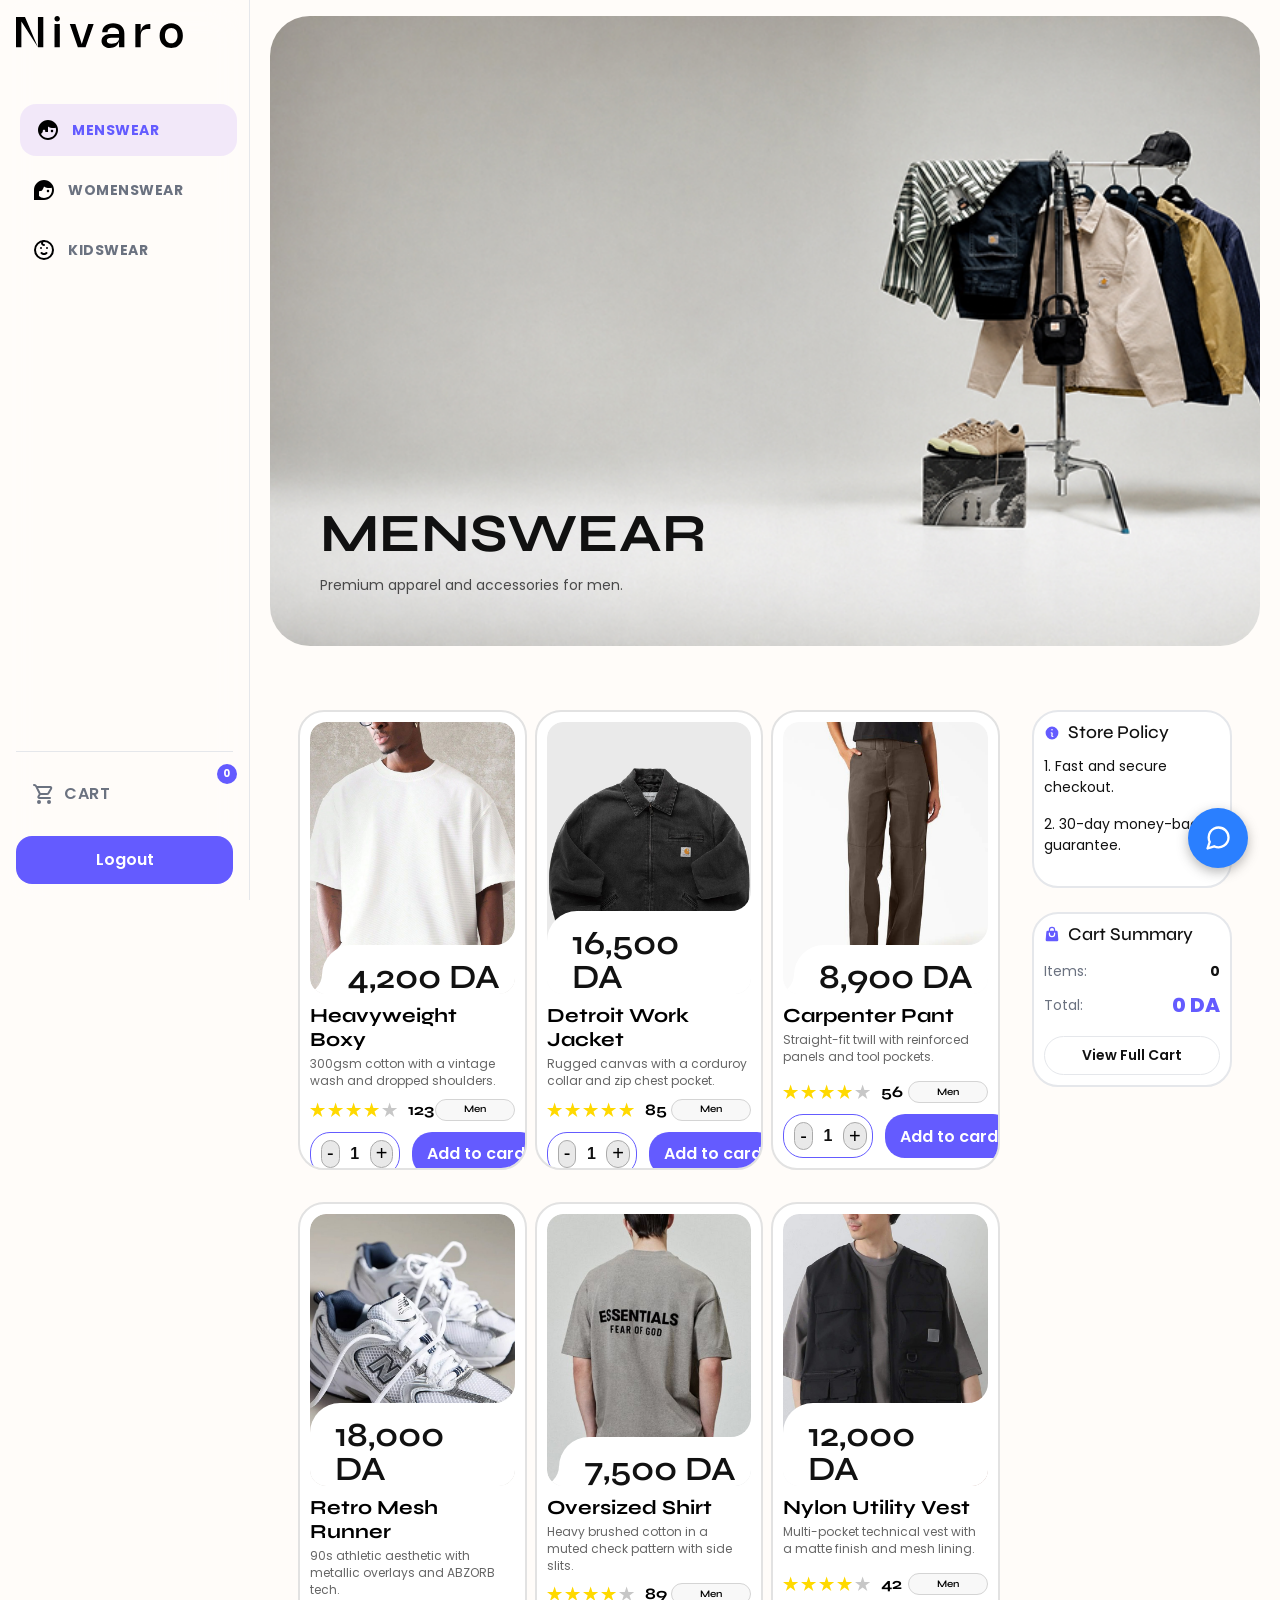
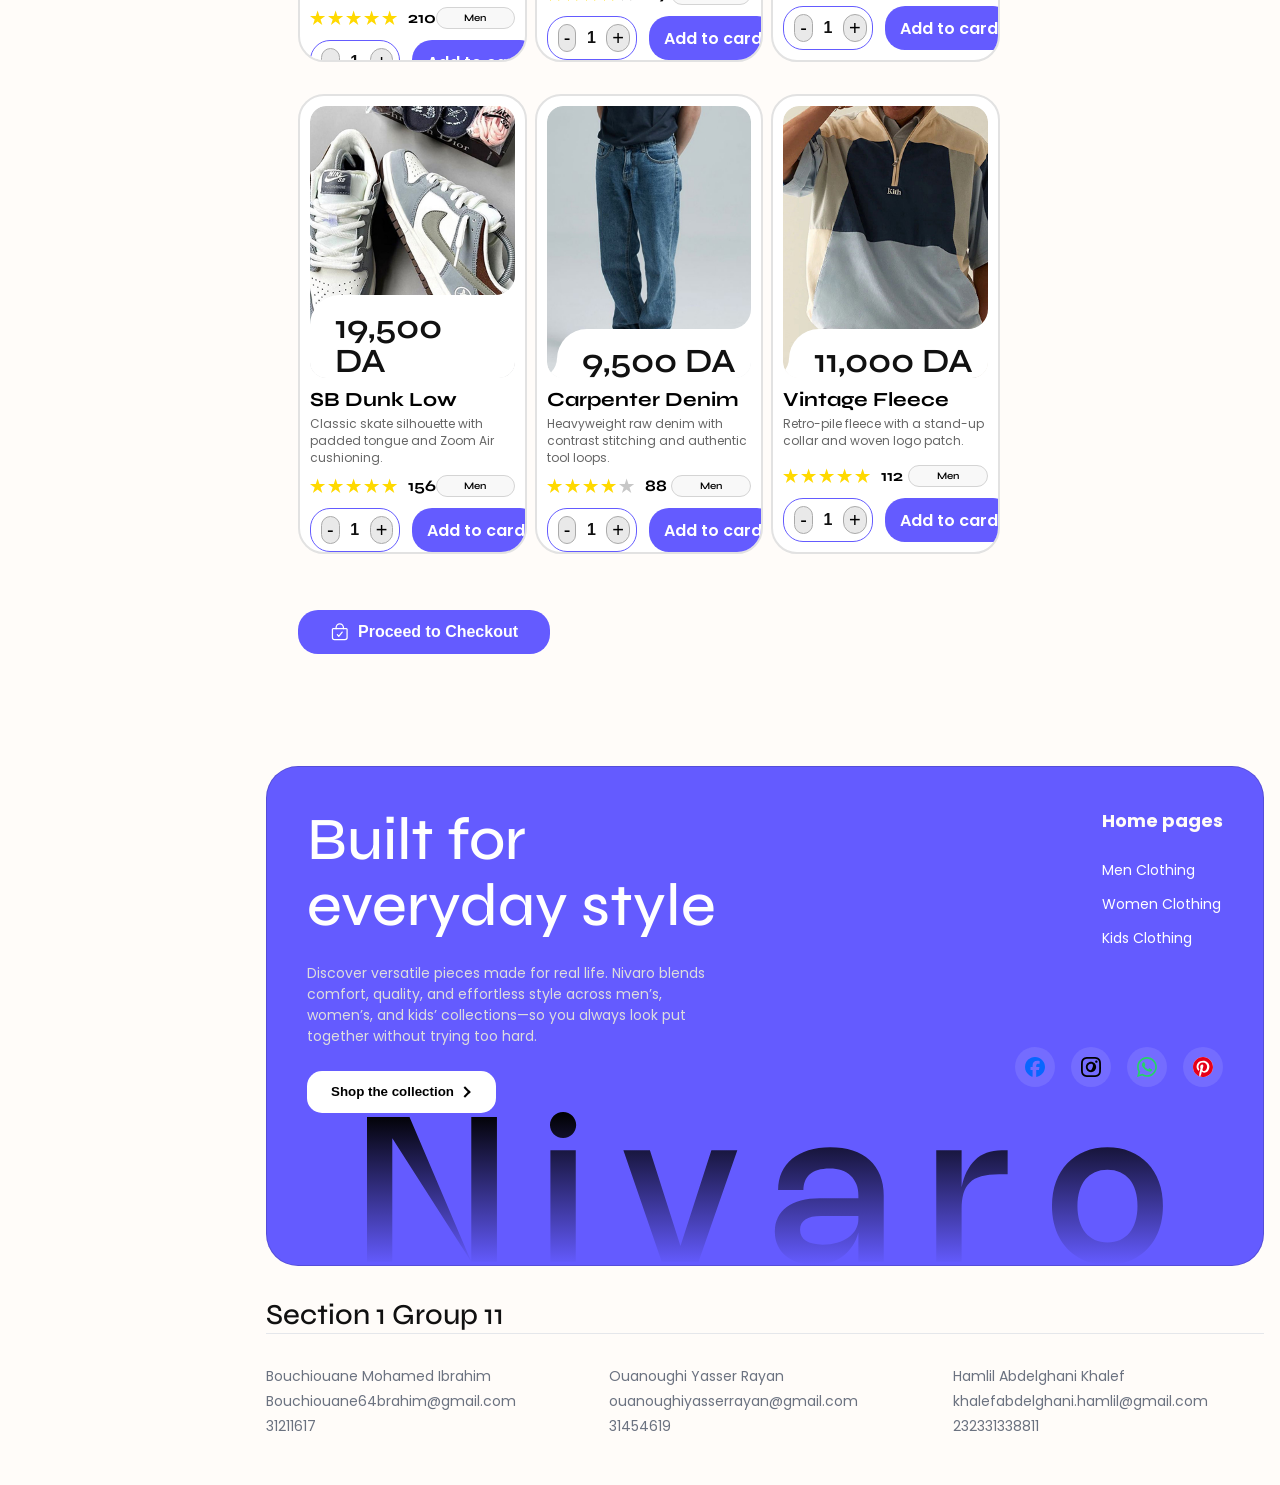
<file: MenClothing.html>
<!DOCTYPE html>
<html lang="en">

<head>
  <meta charset="UTF-8">
  <meta name="viewport" content="width=device-width, initial-scale=1.0">
  <title>Men's Clothing - Nivaro</title>
  <link rel="stylesheet" href="style.css">
</head>

<body class="sidebar-layout">
  <!-- Dark blurred overlay covering the page when sidebar is open -->
  <div id="sidebar-overlay" class="sidebar-overlay"></div>

  <!-- Three-dot button, fixed top-left, only visible on mobile -->
  <button id="sidebar-toggle" class="sidebar-toggle" aria-label="Toggle Navigation">
    <svg width="24" height="24" viewBox="0 0 24 24" fill="none" stroke="currentColor" stroke-width="2" stroke-linecap="round" stroke-linejoin="round">
      <circle cx="12" cy="12" r="1"></circle>
      <circle cx="12" cy="5" r="1"></circle>
      <circle cx="12" cy="19" r="1"></circle>
    </svg>
  </button>  <!-- Header Section -->
  <header class="app-header">
    <div class="header-container">
      <a href="main.html" class="logo-container" style="text-decoration: none;">
        <img src="Assets/Login/7/Company Logo.svg" alt="Company Logo" class="header-logo">
      </a>

      <!-- Navigation Section -->
      <nav class="main-nav">
        <a href="MenClothing.html" class="nav-link active"><img src="Assets/MEN.svg" alt="" class="nav-icon"><span>MENSWEAR</span></a>
        <a href="WomenClothing.html" class="nav-link"><img src="Assets/women.svg" alt="" class="nav-icon"><span>WOMENSWEAR</span></a>
        <a href="KidsClothing.html" class="nav-link"><img src="Assets/KID.svg" alt="" class="nav-icon"><span>KIDSWEAR</span></a>
      </nav>

      <div class="header-actions">
        <!-- Cart Link -->
        <a href="cart.html" class="cart-icon-wrapper" aria-label="Shopping Cart">
          <svg width="24" height="24" viewBox="0 0 24 24" fill="none" xmlns="http://www.w3.org/2000/svg">
            <path
              d="M4.5 5H18.2768C19.0446 5 19.526 5.82948 19.1451 6.49614L16.5758 10.9923C16.2198 11.6154 15.5571 12 14.8394 12H8M8 12L6.45625 14.47C6.03997 15.136 6.51881 16 7.30425 16H18M8 12L4.05279 4.10557C3.714 3.428 3.02148 3 2.26393 3H2M8 20C8 20.5523 7.55228 21 7 21C6.44772 21 6 20.5523 6 20C6 19.4477 6.44772 19 7 19C7.55228 19 8 19.4477 8 20ZM18 20C18 20.5523 17.5523 21 17 21C16.4477 21 16 20.5523 16 20C16 19.4477 16.4477 19 17 19C17.5523 19 18 19.4477 18 20Z"
              stroke="currentColor" stroke-width="2" stroke-linecap="round" stroke-linejoin="round" />
          </svg>
          <span>Cart</span>
          <span id="nav-cart-count" class="cart-badge">0</span>
        </a>

        <!-- Logout Link -->
        <a href="#" id="logout-link" class="btn-logout-sidebar">
          Logout
        </a>
      </div>
    </div>
  </header>

  <section class="category-banner banner-men animate-fade-in">
    <div class="banner-content">
      <h1 class="banner-title animate-fade-in-down">MENSWEAR</h1>
      <p class="banner-subtitle animate-fade-in-up delay-200">Premium apparel and accessories for men.</p>
    </div>
  </section>

  <div class="container">

    <section class="page-body centered-section">
      <!-- Products Area -->
      <div class="products-area">
        <div class="products-grid">

          <!-- Product 1 -->
          <article class="product-card" data-id="men-001" data-name="Heavyweight Boxy Tee" data-price="4200">
            <div class="product-image-container">
              <img src="Image/Stüssy.jpg" alt="Heavyweight Boxy Tee">
              <div class="price-tag">4,200 DA</div>
            </div>
            <div class="product-card-content">
              <h2 class="product-name">Heavyweight Boxy</h2>
              <p class="product-description">300gsm cotton with a vintage wash and dropped shoulders.</p>
              <div class="product-meta">
                <div class="stars-review">
                  <img src="Assets/Star filled.svg" alt="Star">
                  <img src="Assets/Star filled.svg" alt="Star">
                  <img src="Assets/Star filled.svg" alt="Star">
                  <img src="Assets/Star filled.svg" alt="Star">
                  <img src="Assets/Star empty.svg" alt="Star">
                  <span class="review-count">123</span>
                </div>
                <span class="category-box">Men</span>
              </div>
              <div class="product-actions">
                <div class="qty-selector">
                  <button class="qty-btn minus" type="button">-</button>
                  <input type="number" class="qty-input" value="1" min="1" readonly>
                  <button class="qty-btn plus" type="button">+</button>
                </div>
                <button class="add-to-cart-btn">Add to card</button>
              </div>
            </div>
          </article>

          <!-- Product 2 -->
          <article class="product-card" data-id="men-002" data-name="Detroit Work Jacket" data-price="16500">
            <div class="product-image-container">
              <img src="Image/Carhartt WIP.jpg" alt="Detroit Work Jacket">
              <div class="price-tag">16,500 DA</div>
            </div>
            <div class="product-card-content">
              <h2 class="product-name">Detroit Work Jacket</h2>
              <p class="product-description">Rugged canvas with a corduroy collar and zip chest pocket.</p>
              <div class="product-meta">
                <div class="stars-review">
                  <img src="Assets/Star filled.svg" alt="Star">
                  <img src="Assets/Star filled.svg" alt="Star">
                  <img src="Assets/Star filled.svg" alt="Star">
                  <img src="Assets/Star filled.svg" alt="Star">
                  <img src="Assets/Star filled.svg" alt="Star">
                  <span class="review-count">85</span>
                </div>
                <span class="category-box">Men</span>
              </div>
              <div class="product-actions">
                <div class="qty-selector">
                  <button class="qty-btn minus" type="button">-</button>
                  <input type="number" class="qty-input" value="1" min="1" readonly>
                  <button class="qty-btn plus" type="button">+</button>
                </div>
                <button class="add-to-cart-btn">Add to card</button>
              </div>
            </div>
          </article>

          <!-- Product 3 -->
          <article class="product-card" data-id="men-003" data-name="Double-Knee Carpenter Pant" data-price="8900">
            <div class="product-image-container">
              <img src="Image/Dickies.jpg" alt="Double-Knee Carpenter Pant">
              <div class="price-tag">8,900 DA</div>
            </div>
            <div class="product-card-content">
              <h2 class="product-name">Carpenter Pant</h2>
              <p class="product-description">Straight-fit twill with reinforced panels and tool pockets.</p>
              <div class="product-meta">
                <div class="stars-review">
                  <img src="Assets/Star filled.svg" alt="Star">
                  <img src="Assets/Star filled.svg" alt="Star">
                  <img src="Assets/Star filled.svg" alt="Star">
                  <img src="Assets/Star filled.svg" alt="Star">
                  <img src="Assets/Star empty.svg" alt="Star">
                  <span class="review-count">56</span>
                </div>
                <span class="category-box">Men</span>
              </div>
              <div class="product-actions">
                <div class="qty-selector">
                  <button class="qty-btn minus" type="button">-</button>
                  <input type="number" class="qty-input" value="1" min="1" readonly>
                  <button class="qty-btn plus" type="button">+</button>
                </div>
                <button class="add-to-cart-btn">Add to card</button>
              </div>
            </div>
          </article>

          <!-- Product 4 -->
          <article class="product-card" data-id="men-004" data-name="Retro Mesh Runner" data-price="18000">
            <div class="product-image-container">
              <img src="Image/New Balance 530.jpg" alt="Retro Mesh Runner">
              <div class="price-tag">18,000 DA</div>
            </div>
            <div class="product-card-content">
              <h2 class="product-name">Retro Mesh Runner</h2>
              <p class="product-description">90s athletic aesthetic with metallic overlays and ABZORB tech.</p>
              <div class="product-meta">
                <div class="stars-review">
                  <img src="Assets/Star filled.svg" alt="Star">
                  <img src="Assets/Star filled.svg" alt="Star">
                  <img src="Assets/Star filled.svg" alt="Star">
                  <img src="Assets/Star filled.svg" alt="Star">
                  <img src="Assets/Star filled.svg" alt="Star">
                  <span class="review-count">210</span>
                </div>
                <span class="category-box">Men</span>
              </div>
              <div class="product-actions">
                <div class="qty-selector">
                  <button class="qty-btn minus" type="button">-</button>
                  <input type="number" class="qty-input" value="1" min="1" readonly>
                  <button class="qty-btn plus" type="button">+</button>
                </div>
                <button class="add-to-cart-btn">Add to card</button>
              </div>
            </div>
          </article>

          <!-- Product 5 -->
          <article class="product-card" data-id="men-005" data-name="Oversized Flannel Shirt" data-price="7500">
            <div class="product-image-container">
              <img src="Image/Fear of God.jpg" alt="Oversized Flannel Shirt">
              <div class="price-tag">7,500 DA</div>
            </div>
            <div class="product-card-content">
              <h2 class="product-name">Oversized Shirt</h2>
              <p class="product-description">Heavy brushed cotton in a muted check pattern with side slits.</p>
              <div class="product-meta">
                <div class="stars-review">
                  <img src="Assets/Star filled.svg" alt="Star">
                  <img src="Assets/Star filled.svg" alt="Star">
                  <img src="Assets/Star filled.svg" alt="Star">
                  <img src="Assets/Star filled.svg" alt="Star">
                  <img src="Assets/Star empty.svg" alt="Star">
                  <span class="review-count">89</span>
                </div>
                <span class="category-box">Men</span>
              </div>
              <div class="product-actions">
                <div class="qty-selector">
                  <button class="qty-btn minus" type="button">-</button>
                  <input type="number" class="qty-input" value="1" min="1" readonly>
                  <button class="qty-btn plus" type="button">+</button>
                </div>
                <button class="add-to-cart-btn">Add to card</button>
              </div>
            </div>
          </article>

          <!-- Product 6 -->
          <article class="product-card" data-id="men-006" data-name="Nylon Utility Vest" data-price="12000">
            <div class="product-image-container">
              <img src="Image/Arc'teryx.jpg" alt="Nylon Utility Vest">
              <div class="price-tag">12,000 DA</div>
            </div>
            <div class="product-card-content">
              <h2 class="product-name">Nylon Utility Vest</h2>
              <p class="product-description">Multi-pocket technical vest with a matte finish and mesh lining.</p>
              <div class="product-meta">
                <div class="stars-review">
                  <img src="Assets/Star filled.svg" alt="Star">
                  <img src="Assets/Star filled.svg" alt="Star">
                  <img src="Assets/Star filled.svg" alt="Star">
                  <img src="Assets/Star filled.svg" alt="Star">
                  <img src="Assets/Star empty.svg" alt="Star">
                  <span class="review-count">42</span>
                </div>
                <span class="category-box">Men</span>
              </div>
              <div class="product-actions">
                <div class="qty-selector">
                  <button class="qty-btn minus" type="button">-</button>
                  <input type="number" class="qty-input" value="1" min="1" readonly>
                  <button class="qty-btn plus" type="button">+</button>
                </div>
                <button class="add-to-cart-btn">Add to card</button>
              </div>
            </div>
          </article>

          <!-- Product 7 -->
          <article class="product-card" data-id="men-007" data-name="SB Dunk Low" data-price="19500">
            <div class="product-image-container">
              <img src="Image/Nike SB.jpg" alt="SB Dunk Low">
              <div class="price-tag">19,500 DA</div>
            </div>
            <div class="product-card-content">
              <h2 class="product-name">SB Dunk Low</h2>
              <p class="product-description">Classic skate silhouette with padded tongue and Zoom Air cushioning.</p>
              <div class="product-meta">
                <div class="stars-review">
                  <img src="Assets/Star filled.svg" alt="Star">
                  <img src="Assets/Star filled.svg" alt="Star">
                  <img src="Assets/Star filled.svg" alt="Star">
                  <img src="Assets/Star filled.svg" alt="Star">
                  <img src="Assets/Star filled.svg" alt="Star">
                  <span class="review-count">156</span>
                </div>
                <span class="category-box">Men</span>
              </div>
              <div class="product-actions">
                <div class="qty-selector">
                  <button class="qty-btn minus" type="button">-</button>
                  <input type="number" class="qty-input" value="1" min="1" readonly>
                  <button class="qty-btn plus" type="button">+</button>
                </div>
                <button class="add-to-cart-btn">Add to card</button>
              </div>
            </div>
          </article>

          <!-- Product 8 -->
          <article class="product-card" data-id="men-008" data-name="Relaxed Fit Carpenter Denim" data-price="9500">
            <div class="product-image-container">
              <img src="Image/Relaxed Fit Carpenter Denim.jpg" alt="Relaxed Fit Carpenter Denim">
              <div class="price-tag">9,500 DA</div>
            </div>
            <div class="product-card-content">
              <h2 class="product-name">Carpenter Denim</h2>
              <p class="product-description">Heavyweight raw denim with contrast stitching and authentic tool loops.</p>
              <div class="product-meta">
                <div class="stars-review">
                  <img src="Assets/Star filled.svg" alt="Star">
                  <img src="Assets/Star filled.svg" alt="Star">
                  <img src="Assets/Star filled.svg" alt="Star">
                  <img src="Assets/Star filled.svg" alt="Star">
                  <img src="Assets/Star empty.svg" alt="Star">
                  <span class="review-count">88</span>
                </div>
                <span class="category-box">Men</span>
              </div>
              <div class="product-actions">
                <div class="qty-selector">
                  <button class="qty-btn minus" type="button">-</button>
                  <input type="number" class="qty-input" value="1" min="1" readonly>
                  <button class="qty-btn plus" type="button">+</button>
                </div>
                <button class="add-to-cart-btn">Add to card</button>
              </div>
            </div>
          </article>

          <!-- Product 9 -->
          <article class="product-card" data-id="men-009" data-name="Vintage Fleece Quarter-Zip" data-price="11000">
            <div class="product-image-container">
              <img src="Image/Vintage Fleece Quarter-Zip.jpg" alt="Vintage Fleece Quarter-Zip">
              <div class="price-tag">11,000 DA</div>
            </div>
            <div class="product-card-content">
              <h2 class="product-name">Vintage Fleece</h2>
              <p class="product-description">Retro-pile fleece with a stand-up collar and woven logo patch.</p>
              <div class="product-meta">
                <div class="stars-review">
                  <img src="Assets/Star filled.svg" alt="Star">
                  <img src="Assets/Star filled.svg" alt="Star">
                  <img src="Assets/Star filled.svg" alt="Star">
                  <img src="Assets/Star filled.svg" alt="Star">
                  <img src="Assets/Star filled.svg" alt="Star">
                  <span class="review-count">112</span>
                </div>
                <span class="category-box">Men</span>
              </div>
              <div class="product-actions">
                <div class="qty-selector">
                  <button class="qty-btn minus" type="button">-</button>
                  <input type="number" class="qty-input" value="1" min="1" readonly>
                  <button class="qty-btn plus" type="button">+</button>
                </div>
                <button class="add-to-cart-btn">Add to card</button>
              </div>
            </div>
          </article>


        </div>

        <div class="mt-8 text-right">
          <button id="checkout-btn" class="btn-primary" style="padding: 0.75rem 2rem; font-size: 1rem;">
            <img src="Assets/bag-check-outline.svg" alt="" class="btn-icon">
            Proceed to Checkout
          </button>
        </div>
      </div>

      <!-- Asides Column -->
      <div class="aside-column">

        <!-- Shopping Policy Aside -->
        <aside id="aside-policy" class="aside-panel animate-fade-in-right delay-300">
          <h3 class="text-lg mb-2 flex items-center gap-2">
            <svg xmlns="http://www.w3.org/2000/svg" viewBox="0 0 20 20" fill="currentColor" width="16" height="16"
              class="text-primary">
              <path fill-rule="evenodd"
                d="M18 10a8 8 0 11-16 0 8 8 0 0116 0zm-7-4a1 1 0 11-2 0 1 1 0 012 0zM9 9a.75.75 0 000 1.5h.253a.25.25 0 01.244.304l-.459 2.066A1.75 1.75 0 0010.747 15H11a.75.75 0 000-1.5h-.253a.25.25 0 01-.244-.304l.459-2.066A1.75 1.75 0 009.253 9H9z"
                clip-rule="evenodd" />
            </svg>
            Store Policy
          </h3>
          <div class="auto-scroll-container">
            <div class="auto-scroll-text">
              <p>1. Fast and secure checkout.</p>
              <p>2. 30-day money-back guarantee.</p>
              <p>3. Free shipping on orders over 10,000 DA.</p>
              <p>4. 24/7 customer support available.</p>
            </div>
          </div>
        </aside>

        <!-- Cart Summary Aside -->
        <aside id="aside-cart" class="aside-panel animate-fade-in-right delay-500" style="top: calc(5rem + 300px);">
          <h3 class="text-lg mb-4 flex items-center gap-2">
            <svg xmlns="http://www.w3.org/2000/svg" viewBox="0 0 20 20" fill="currentColor" width="16" height="16"
              class="text-primary">
              <path fill-rule="evenodd"
                d="M6 5v1H4.667a1.75 1.75 0 00-1.743 1.598l-.826 9.5A1.75 1.75 0 003.84 19H16.16a1.75 1.75 0 001.743-1.902l-.826-9.5A1.75 1.75 0 0015.333 6H14V5a4 4 0 00-8 0zm4-2.5A2.5 2.5 0 007.5 5v1h5V5A2.5 2.5 0 0010 2.5zM7.5 10a2.5 2.5 0 005 0V8.75a.75.75 0 011.5 0V10a4 4 0 01-8 0V8.75a.75.75 0 011.5 0V10z"
                clip-rule="evenodd" />
            </svg>
            Cart Summary
          </h3>
          <div class="flex justify-between items-center mb-2">
            <span class="text-muted-foreground">Items:</span>
            <span id="cart-count" class="font-bold">0</span>
          </div>
          <div class="flex justify-between items-center border-t border-border pt-2 mt-2">
            <span class="text-muted-foreground">Total:</span>
            <span id="cart-total" class="font-extrabold text-primary text-xl">0 DA</span>
          </div>
          <a href="cart.html" class="btn-outline w-full mt-4">View Full Cart</a>
        </aside>

      </div>
    </section>
  </div>

  <!-- Footer Section -->
  <footer class="custom-footer">
    <div class="footer-inner-container">
      <img src="Assets/Login/7/Footer Logo.svg" class="footer-bg-logo" alt="">
      <div class="footer-left">
        <h2 class="footer-heading">Built for everyday style</h2>
        <p class="b3">Discover versatile pieces made for real life. Nivaro blends comfort, quality, and effortless style
          across men’s, women’s, and kids’ collections—so you always look put together without trying too hard.</p>
        <button class="btn-footer-cta">
          Shop the collection
          <div class="arrow-wrapper">
            <div class="arrow"></div>
          </div>
        </button>
      </div>
      <div class="footer-right">
          <div class="footer-nav-group">
            <p class="b2 footer-nav-title"><a href="main.html" style="color: inherit; text-decoration: none;"><b>Home pages</b></a></p>
            <ul class="footer-nav-links">
              <li><a href="MenClothing.html" class="b3">Men Clothing</a></li>
              <li><a href="WomenClothing.html" class="b3">Women Clothing</a></li>
              <li><a href="KidsClothing.html" class="b3">Kids Clothing</a></li>
            </ul>
          </div>
        <div class="footer-social-container">
          <ul class="social-list">
            <li class="icon-content">
              <a class="link" data-social="facebook" aria-label="Facebook" href="https://facebook.com/">
                <svg width="48" height="48" viewBox="0 0 48 48" fill="none" xmlns="http://www.w3.org/2000/svg">
                  <path
                    d="M48 24C48 10.7453 37.2547 0 24 0C10.7453 0 0 10.7453 0 24C0 35.255 7.74912 44.6995 18.2026 47.2934V31.3344H13.2538V24H18.2026V20.8397C18.2026 12.671 21.8995 8.8848 29.9194 8.8848C31.44 8.8848 34.0637 9.18336 35.137 9.48096V16.129C34.5706 16.0694 33.5866 16.0397 32.3645 16.0397C28.4294 16.0397 26.9088 17.5306 26.9088 21.4061V24H34.7482L33.4013 31.3344H26.9088V47.8243C38.7926 46.3891 48.001 36.2707 48.001 24H48Z"
                    fill="#0866FF" />
                </svg>
              </a>
              <div class="tooltip">Facebook</div>
            </li>
            <li class="icon-content">
              <a class="link" data-social="instagram" aria-label="Instagram" href="https://instagram.com/">
                <svg width="48" height="48" viewBox="0 0 48 48" fill="none" xmlns="http://www.w3.org/2000/svg">
                  <g clip-path="url(#clip0_footer_insta_men)">
                    <path
                      d="M24 4.32187C30.4125 4.32187 31.1719 4.35 33.6938 4.4625C36.0375 4.56562 37.3031 4.95938 38.1469 5.2875C39.2625 5.71875 40.0688 6.24375 40.9031 7.07812C41.7469 7.92188 42.2625 8.71875 42.6938 9.83438C43.0219 10.6781 43.4156 11.9531 43.5188 14.2875C43.6313 16.8187 43.6594 17.5781 43.6594 23.9813C43.6594 30.3938 43.6313 31.1531 43.5188 33.675C43.4156 36.0188 43.0219 37.2844 42.6938 38.1281C42.2625 39.2438 41.7375 40.05 40.9031 40.8844C40.0594 41.7281 39.2625 42.2438 38.1469 42.675C37.3031 43.0031 36.0281 43.3969 33.6938 43.5C31.1625 43.6125 30.4031 43.6406 24 43.6406C17.5875 43.6406 16.8281 43.6125 14.3063 43.5C11.9625 43.3969 10.6969 43.0031 9.85313 42.675C8.7375 42.2438 7.93125 41.7188 7.09688 40.8844C6.25313 40.0406 5.7375 39.2438 5.30625 38.1281C4.97813 37.2844 4.58438 36.0094 4.48125 33.675C4.36875 31.1438 4.34063 30.3844 4.34063 23.9813C4.34063 17.5688 4.36875 16.8094 4.48125 14.2875C4.58438 11.9437 4.97813 10.6781 5.30625 9.83438C5.7375 8.71875 6.2625 7.9125 7.09688 7.07812C7.94063 6.23438 8.7375 5.71875 9.85313 5.2875C10.6969 4.95938 11.9719 4.56562 14.3063 4.4625C16.8281 4.35 17.5875 4.32187 24 4.32187ZM24 0C17.4844 0 16.6688 0.028125 14.1094 0.140625C11.5594 0.253125 9.80625 0.665625 8.2875 1.25625C6.70313 1.875 5.3625 2.69062 4.03125 4.03125C2.69063 5.3625 1.875 6.70313 1.25625 8.27813C0.665625 9.80625 0.253125 11.55 0.140625 14.1C0.028125 16.6687 0 17.4844 0 24C0 30.5156 0.028125 31.3313 0.140625 33.8906C0.253125 36.4406 0.665625 38.1938 1.25625 39.7125C1.875 41.2969 2.69063 42.6375 4.03125 43.9688C5.3625 45.3 6.70313 46.125 8.27813 46.7344C9.80625 47.325 11.55 47.7375 14.1 47.85C16.6594 47.9625 17.475 47.9906 23.9906 47.9906C30.5063 47.9906 31.3219 47.9625 33.8813 47.85C36.4313 47.7375 38.1844 47.325 39.7031 46.7344C41.2781 46.125 42.6188 45.3 43.95 43.9688C45.2813 42.6375 46.1063 41.2969 46.7156 39.7219C47.3063 38.1938 47.7188 36.45 47.8313 33.9C47.9438 31.3406 47.9719 30.525 47.9719 24.0094C47.9719 17.4938 47.9438 16.6781 47.8313 14.1188C47.7188 11.5688 47.3063 9.81563 46.7156 8.29688C46.125 6.70312 45.3094 5.3625 43.9688 4.03125C42.6375 2.7 41.2969 1.875 39.7219 1.26562C38.1938 0.675 36.45 0.2625 33.9 0.15C31.3313 0.028125 30.5156 0 24 0Z"
                      fill="white" />
                    <path
                      d="M24 11.6719C17.1938 11.6719 11.6719 17.1938 11.6719 24C11.6719 30.8062 17.1938 36.3281 24 36.3281C30.8062 36.3281 36.3281 30.8062 36.3281 24C36.3281 17.1938 30.8062 11.6719 24 11.6719ZM24 31.9969C19.5844 31.9969 16.0031 28.4156 16.0031 24C16.0031 19.5844 19.5844 16.0031 24 16.0031C28.4156 16.0031 31.9969 19.5844 24 31.9969Z"
                      fill="white" />
                    <path
                      d="M39.6937 11.1844C39.6937 12.7782 38.4 14.0625 36.8156 14.0625C35.2219 14.0625 33.9375 12.7688 33.9375 11.1844C33.9375 9.59065 35.2313 8.30627 36.8156 8.30627C38.4 8.30627 39.6937 9.60003 39.6937 11.1844Z"
                      fill="white" />
                  </g>
                  <defs>
                    <clipPath id="clip0_footer_insta_men">
                      <rect width="48" height="48" fill="white" />
                    </clipPath>
                  </defs>
                </svg>
              </a>
              <div class="tooltip">Instagram</div>
            </li>
            <li class="icon-content">
              <a class="link" data-social="whatsapp" aria-label="Whatsapp" href="https://whatsapp.com/">
                <svg width="48" height="48" viewBox="0 0 48 48" fill="none" xmlns="http://www.w3.org/2000/svg">
                  <path
                    d="M0 48L3.374 35.674C1.292 32.066 0.198 27.976 0.2 23.782C0.206 10.67 10.876 0 23.986 0C30.348 0.002 36.32 2.48 40.812 6.976C45.302 11.472 47.774 17.448 47.772 23.804C47.766 36.918 37.096 47.588 23.986 47.588C20.006 47.586 16.084 46.588 12.61 44.692L0 48ZM13.194 40.386C16.546 42.376 19.746 43.568 23.978 43.57C34.874 43.57 43.75 34.702 43.756 23.804C43.76 12.876 34.926 4.02 23.994 4.016C13.09 4.016 4.22 12.884 4.216 23.784C4.214 28.234 5.518 31.566 7.708 35.052L5.71 42.348L13.194 40.386ZM35.968 29.458C35.82 29.21 35.424 29.062 34.828 28.764C34.234 28.466 31.312 27.028 30.766 26.83C30.222 26.632 29.826 26.532 29.428 27.128C29.032 27.722 27.892 29.062 27.546 29.458C27.2 29.854 26.852 29.904 26.258 29.606C25.664 29.308 23.748 28.682 21.478 26.656C19.712 25.08 18.518 23.134 18.172 22.538C17.826 21.944 18.136 21.622 18.432 21.326C18.7 21.06 19.026 20.632 19.324 20.284C19.626 19.94 19.724 19.692 19.924 19.294C20.122 18.898 20.024 18.55 19.874 18.252C19.724 17.956 18.536 15.03 18.042 13.84C17.558 12.682 17.068 12.838 16.704 12.82L15.564 12.8C15.168 12.8 14.524 12.948 13.98 13.544C13.436 14.14 11.9 15.576 11.9 18.502C11.9 21.428 14.03 24.254 14.326 24.65C14.624 25.046 18.516 31.05 24.478 33.624C25.896 34.236 27.004 34.602 27.866 34.876C29.29 35.328 30.586 35.264 31.61 35.112C32.752 34.942 35.126 33.674 35.622 32.286C36.118 30.896 36.118 29.706 35.968 29.458Z"
                    fill="#25D366" />
                </svg>
              </a>
              <div class="tooltip">Whatsapp</div>
            </li>
            <li class="icon-content">
              <a class="link" data-social="pinterest" aria-label="Pinterest" href="https://pinterest.com/">
                <svg width="48" height="48" viewBox="0 0 48 48" fill="none" xmlns="http://www.w3.org/2000/svg">
                  <g clip-path="url(#clip0_footer_pin_men)">
                    <path
                      d="M24 48C37.2548 48 48 37.2548 48 24C48 10.7452 37.2548 0 24 0C10.7452 0 0 10.7452 0 24C0 37.2548 10.7452 48 24 48Z"
                      fill="white" />
                    <path
                      d="M24 0C10.7457 0 0 10.7457 0 24C0 34.1728 6.32099 42.8642 15.2494 46.3605C15.0321 44.4642 14.8543 41.5407 15.3284 39.4667C15.763 37.5901 18.1333 27.5358 18.1333 27.5358C18.1333 27.5358 17.4222 26.0938 17.4222 23.9802C17.4222 20.642 19.358 18.1531 21.7679 18.1531C23.8222 18.1531 24.8099 19.6938 24.8099 21.5309C24.8099 23.5852 23.5062 26.6667 22.8148 29.5309C22.242 31.921 24.0198 33.8765 26.3704 33.8765C30.637 33.8765 33.916 29.3728 33.916 22.8938C33.916 17.1457 29.7877 13.1358 23.8815 13.1358C17.0469 13.1358 13.037 18.2519 13.037 23.5457C13.037 25.6 13.8272 27.8123 14.8148 29.0173C15.0123 29.2543 15.0321 29.4716 14.9728 29.7086C14.7951 30.4593 14.3802 32.0988 14.3012 32.4346C14.2025 32.8691 13.9457 32.9679 13.4914 32.7506C10.4889 31.3481 8.61235 26.9827 8.61235 23.4469C8.61235 15.8815 14.1037 8.9284 24.4741 8.9284C32.7901 8.9284 39.2691 14.8543 39.2691 22.7951C39.2691 31.0716 34.0543 37.7284 26.8247 37.7284C24.3951 37.7284 22.1037 36.4642 21.3333 34.963C21.3333 34.963 20.1284 39.5457 19.8321 40.6716C19.2988 42.7654 17.837 45.3728 16.8494 46.9728C19.1012 47.6642 21.4716 48.0395 23.9605 48.0395C37.2148 48.0395 47.9605 37.2938 47.9605 24.0395C48 10.7457 37.2543 0 24 0Z"
                      fill="#E60019" />
                  </g>
                  <defs>
                    <clipPath id="clip0_footer_pin_men">
                      <rect width="48" height="48" fill="white" />
                    </clipPath>
                  </defs>
                </svg>
              </a>
              <div class="tooltip">Pinterest</div>
            </li>
          </ul>
        </div>
      </div>
    </div>
    <div class="footer-bottom">
      <h4 class="footer-title">Section 1 Group 11</h2>
      <div class="footer-bottom-container">
        <div class="footer-column">
          <div class="member-info">Bouchiouane Mohamed Ibrahim</div>
          <div class="member-info">Bouchiouane64brahim@gmail.com</div>
          <div class="member-info">31211617</div>
        </div>
        <div class="footer-column">
          <div class="member-info">Ouanoughi Yasser Rayan</div>
          <div class="member-info">ouanoughiyasserrayan@gmail.com</div>
          <div class="member-info">31454619</div>
        </div>
        <div class="footer-column">
          <div class="footer-column">
          <div class="member-info">Hamlil Abdelghani Khalef</div>
          <div class="member-info">khalefabdelghani.hamlil@gmail.com</div>
          <div class="member-info">232331338811</div>
        </div>
      </div>
    </div>
  </footer>


  <style>
    /* Quick toggle for final-total display to match checkout script logic */
    #final-total:not(:empty) {
      display: block;
    }

    #final-total.hidden {
      display: none;
    }
  </style>

  <script src="script.js"></script>
</body>

</html>
</file>
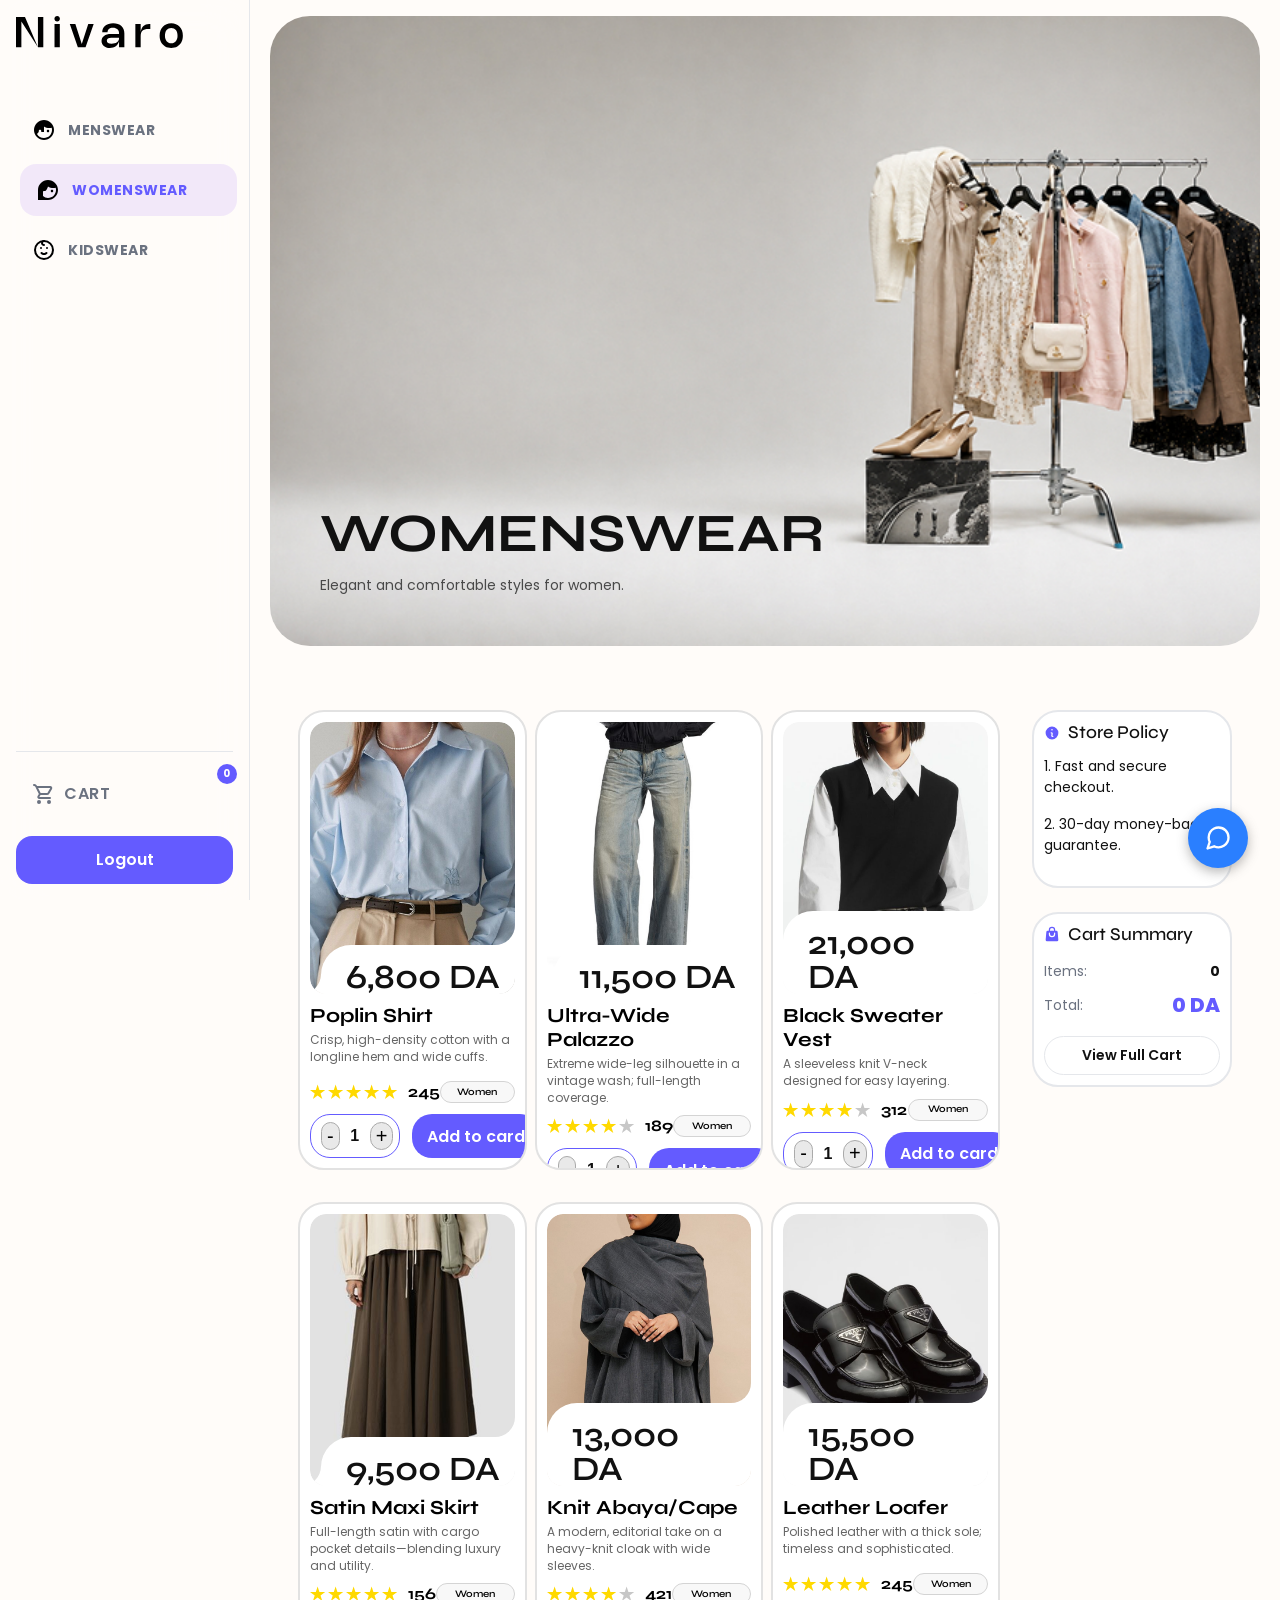
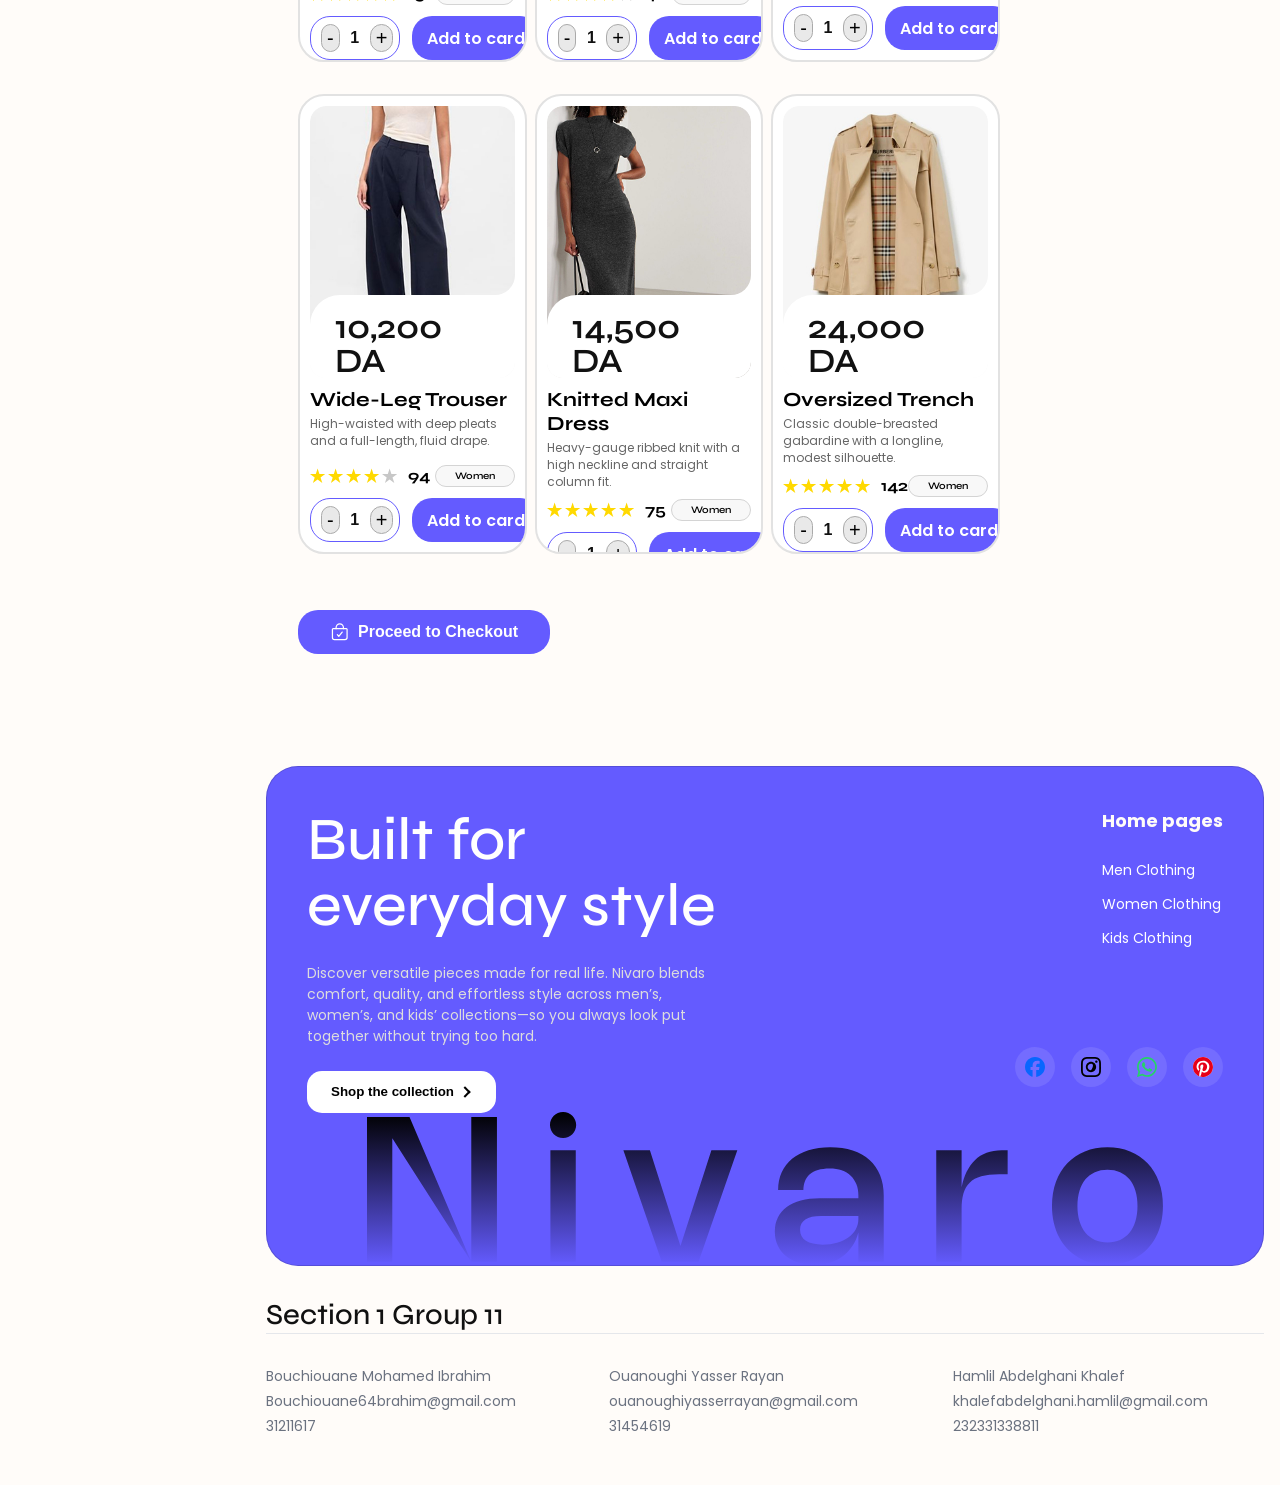
<file: WomenClothing.html>
<!DOCTYPE html>
<html lang="en">
<head>
  <meta charset="UTF-8">
  <meta name="viewport" content="width=device-width, initial-scale=1.0">
  <title>Women's Clothing - Nivaro</title>
  <link rel="stylesheet" href="style.css">
</head>
<body class="sidebar-layout">
  <!-- Dark blurred overlay covering the page when sidebar is open -->
  <div id="sidebar-overlay" class="sidebar-overlay"></div>

  <!-- Three-dot button, fixed top-left, only visible on mobile -->
  <button id="sidebar-toggle" class="sidebar-toggle" aria-label="Toggle Navigation">
    <svg width="24" height="24" viewBox="0 0 24 24" fill="none" stroke="currentColor" stroke-width="2" stroke-linecap="round" stroke-linejoin="round">
      <circle cx="12" cy="12" r="1"></circle>
      <circle cx="12" cy="5" r="1"></circle>
      <circle cx="12" cy="19" r="1"></circle>
    </svg>
  </button>  <!-- Header Section -->
  <header class="app-header">
    <div class="header-container">
      <a href="main.html" class="logo-container" style="text-decoration: none;">
        <img src="Assets/Login/7/Company Logo.svg" alt="Company Logo" class="header-logo">
      </a>

      <!-- Navigation Section -->
      <nav class="main-nav">
        <a href="MenClothing.html" class="nav-link"><img src="Assets/MEN.svg" alt="" class="nav-icon"><span>MENSWEAR</span></a>
        <a href="WomenClothing.html" class="nav-link active"><img src="Assets/women.svg" alt="" class="nav-icon"><span>WOMENSWEAR</span></a>
        <a href="KidsClothing.html" class="nav-link"><img src="Assets/KID.svg" alt="" class="nav-icon"><span>KIDSWEAR</span></a>
      </nav>

      <div class="header-actions">
        <!-- Cart Link -->
        <a href="cart.html" class="cart-icon-wrapper" aria-label="Shopping Cart">
          <svg width="24" height="24" viewBox="0 0 24 24" fill="none" xmlns="http://www.w3.org/2000/svg">
            <path d="M4.5 5H18.2768C19.0446 5 19.526 5.82948 19.1451 6.49614L16.5758 10.9923C16.2198 11.6154 15.5571 12 14.8394 12H8M8 12L6.45625 14.47C6.03997 15.136 6.51881 16 7.30425 16H18M8 12L4.05279 4.10557C3.714 3.428 3.02148 3 2.26393 3H2M8 20C8 20.5523 7.55228 21 7 21C6.44772 21 6 20.5523 6 20C6 19.4477 6.44772 19 7 19C7.55228 19 8 19.4477 8 20ZM18 20C18 20.5523 17.5523 21 17 21C16.4477 21 16 20.5523 16 20C16 19.4477 16.4477 19 17 19C17.5523 19 18 19.4477 18 20Z" stroke="currentColor" stroke-width="2" stroke-linecap="round" stroke-linejoin="round"/>
          </svg>
          <span>Cart</span>
          <span id="nav-cart-count" class="cart-badge">0</span>
        </a>

        <!-- Logout Link -->
        <a href="#" id="logout-link" class="btn-logout-sidebar">
          Logout
        </a>
      </div>
    </div>
  </header>

  <section class="category-banner banner-women animate-fade-in">
    <div class="banner-content">
      <h1 class="banner-title animate-fade-in-down">WOMENSWEAR</h1>
      <p class="banner-subtitle animate-fade-in-up delay-200">Elegant and comfortable styles for women.</p>
    </div>
  </section>

  <div class="container">
    
    <section class="page-body centered-section">
      <!-- Products Area -->
      <div class="products-area">
        <div class="products-grid">
          
          <!-- Product 1 -->
          <article class="product-card" data-id="women-001" data-name="Oversized Poplin Shirt" data-price="6800">
            <div class="product-image-container">
              <img src="Image/The Frankie Shop.jpg" alt="Oversized Poplin Shirt">
              <div class="price-tag">6,800 DA</div>
            </div>
            <div class="product-card-content">
              <h2 class="product-name">Poplin Shirt</h2>
              <p class="product-description">Crisp, high-density cotton with a longline hem and wide cuffs.</p>
              <div class="product-meta">
                <div class="stars-review">
                  <img src="Assets/Star filled.svg" alt="Star">
                  <img src="Assets/Star filled.svg" alt="Star">
                  <img src="Assets/Star filled.svg" alt="Star">
                  <img src="Assets/Star filled.svg" alt="Star">
                  <img src="Assets/Star filled.svg" alt="Star">
                  <span class="review-count">245</span>
                </div>
                <span class="category-box">Women</span>
              </div>
              <div class="product-actions">
                <div class="qty-selector">
                  <button class="qty-btn minus" type="button">-</button>
                  <input type="number" class="qty-input" value="1" min="1" readonly>
                  <button class="qty-btn plus" type="button">+</button>
                </div>
                <button class="add-to-cart-btn">Add to card</button>
              </div>
            </div>
          </article>

          <!-- Product 2 -->
          <article class="product-card" data-id="women-002" data-name="Ultra-Wide Palazzo Denim" data-price="11500">
            <div class="product-image-container">
              <img src="Image/Balenciaga.jpg" alt="Ultra-Wide Palazzo Denim">
              <div class="price-tag">11,500 DA</div>
            </div>
            <div class="product-card-content">
              <h2 class="product-name">Ultra-Wide Palazzo</h2>
              <p class="product-description">Extreme wide-leg silhouette in a vintage wash; full-length coverage.</p>
              <div class="product-meta">
                <div class="stars-review">
                  <img src="Assets/Star filled.svg" alt="Star">
                  <img src="Assets/Star filled.svg" alt="Star">
                  <img src="Assets/Star filled.svg" alt="Star">
                  <img src="Assets/Star filled.svg" alt="Star">
                  <img src="Assets/Star empty.svg" alt="Star">
                  <span class="review-count">189</span>
                </div>
                <span class="category-box">Women</span>
              </div>
              <div class="product-actions">
                <div class="qty-selector">
                  <button class="qty-btn minus" type="button">-</button>
                  <input type="number" class="qty-input" value="1" min="1" readonly>
                  <button class="qty-btn plus" type="button">+</button>
                </div>
                <button class="add-to-cart-btn">Add to card</button>
              </div>
            </div>
          </article>

          <!-- Product 3 -->
          <article class="product-card" data-id="women-003" data-name="Black Sweater Vest" data-price="21000">
            <div class="product-image-container">
              <img src="Image/COS.jpg" alt="Black Sweater Vest">
              <div class="price-tag">21,000 DA</div>
            </div>
            <div class="product-card-content">
              <h2 class="product-name">Black Sweater Vest</h2>
              <p class="product-description">A sleeveless knit V-neck designed for easy layering.</p>
              <div class="product-meta">
                <div class="stars-review">
                  <img src="Assets/Star filled.svg" alt="Star">
                  <img src="Assets/Star filled.svg" alt="Star">
                  <img src="Assets/Star filled.svg" alt="Star">
                  <img src="Assets/Star filled.svg" alt="Star">
                  <img src="Assets/Star empty.svg" alt="Star">
                  <span class="review-count">312</span>
                </div>
                <span class="category-box">Women</span>
              </div>
              <div class="product-actions">
                <div class="qty-selector">
                  <button class="qty-btn minus" type="button">-</button>
                  <input type="number" class="qty-input" value="1" min="1" readonly>
                  <button class="qty-btn plus" type="button">+</button>
                </div>
                <button class="add-to-cart-btn">Add to card</button>
              </div>
            </div>
          </article>

          <!-- Product 4 -->
          <article class="product-card" data-id="women-004" data-name="Satin Maxi Utility Skirt" data-price="9500">
            <div class="product-image-container">
              <img src="Image/Ganni.jpg" alt="Satin Maxi Utility Skirt">
              <div class="price-tag">9,500 DA</div>
            </div>
            <div class="product-card-content">
              <h2 class="product-name">Satin Maxi Skirt</h2>
              <p class="product-description">Full-length satin with cargo pocket details—blending luxury and utility.</p>
              <div class="product-meta">
                <div class="stars-review">
                  <img src="Assets/Star filled.svg" alt="Star">
                  <img src="Assets/Star filled.svg" alt="Star">
                  <img src="Assets/Star filled.svg" alt="Star">
                  <img src="Assets/Star filled.svg" alt="Star">
                  <img src="Assets/Star filled.svg" alt="Star">
                  <span class="review-count">156</span>
                </div>
                <span class="category-box">Women</span>
              </div>
              <div class="product-actions">
                <div class="qty-selector">
                  <button class="qty-btn minus" type="button">-</button>
                  <input type="number" class="qty-input" value="1" min="1" readonly>
                  <button class="qty-btn plus" type="button">+</button>
                </div>
                <button class="add-to-cart-btn">Add to card</button>
              </div>
            </div>
          </article>

          <!-- Product 5 -->
          <article class="product-card" data-id="women-005" data-name="High-Neck Knit Abaya/Cape" data-price="13000">
            <div class="product-image-container">
              <img src="Image/Modanisa Style.jpg" alt="High-Neck Knit Abaya/Cape">
              <div class="price-tag">13,000 DA</div>
            </div>
            <div class="product-card-content">
              <h2 class="product-name">Knit Abaya/Cape</h2>
              <p class="product-description">A modern, editorial take on a heavy-knit cloak with wide sleeves.</p>
              <div class="product-meta">
                <div class="stars-review">
                  <img src="Assets/Star filled.svg" alt="Star">
                  <img src="Assets/Star filled.svg" alt="Star">
                  <img src="Assets/Star filled.svg" alt="Star">
                  <img src="Assets/Star filled.svg" alt="Star">
                  <img src="Assets/Star empty.svg" alt="Star">
                  <span class="review-count">421</span>
                </div>
                <span class="category-box">Women</span>
              </div>
              <div class="product-actions">
                <div class="qty-selector">
                  <button class="qty-btn minus" type="button">-</button>
                  <input type="number" class="qty-input" value="1" min="1" readonly>
                  <button class="qty-btn plus" type="button">+</button>
                </div>
                <button class="add-to-cart-btn">Add to card</button>
              </div>
            </div>
          </article>

          <!-- Product 6 -->
          <article class="product-card" data-id="women-006" data-name="Classic Leather Loafer" data-price="15500">
            <div class="product-image-container">
              <img src="Image/Prada.jpg" alt="Classic Leather Loafer">
              <div class="price-tag">15,500 DA</div>
            </div>
            <div class="product-card-content">
              <h2 class="product-name">Leather Loafer</h2>
              <p class="product-description">Polished leather with a thick sole; timeless and sophisticated.</p>
              <div class="product-meta">
                <div class="stars-review">
                  <img src="Assets/Star filled.svg" alt="Star">
                  <img src="Assets/Star filled.svg" alt="Star">
                  <img src="Assets/Star filled.svg" alt="Star">
                  <img src="Assets/Star filled.svg" alt="Star">
                  <img src="Assets/Star filled.svg" alt="Star">
                  <span class="review-count">245</span>
                </div>
                <span class="category-box">Women</span>
              </div>
              <div class="product-actions">
                <div class="qty-selector">
                  <button class="qty-btn minus" type="button">-</button>
                  <input type="number" class="qty-input" value="1" min="1" readonly>
                  <button class="qty-btn plus" type="button">+</button>
                </div>
                <button class="add-to-cart-btn">Add to card</button>
              </div>
            </div>
          </article>

          <!-- Product 10 -->
          <article class="product-card" data-id="women-010" data-name="Pleated Wide-Leg Trouser" data-price="10200">
            <div class="product-image-container">
              <img src="Image/Arket.jpg" alt="Pleated Wide-Leg Trouser">
              <div class="price-tag">10,200 DA</div>
            </div>
            <div class="product-card-content">
              <h2 class="product-name">Wide-Leg Trouser</h2>
              <p class="product-description">High-waisted with deep pleats and a full-length, fluid drape.</p>
              <div class="product-meta">
                <div class="stars-review">
                  <img src="Assets/Star filled.svg" alt="Star">
                  <img src="Assets/Star filled.svg" alt="Star">
                  <img src="Assets/Star filled.svg" alt="Star">
                  <img src="Assets/Star filled.svg" alt="Star">
                  <img src="Assets/Star empty.svg" alt="Star">
                  <span class="review-count">94</span>
                </div>
                <span class="category-box">Women</span>
              </div>
              <div class="product-actions">
                <div class="qty-selector">
                  <button class="qty-btn minus" type="button">-</button>
                  <input type="number" class="qty-input" value="1" min="1" readonly>
                  <button class="qty-btn plus" type="button">+</button>
                </div>
                <button class="add-to-cart-btn">Add to card</button>
              </div>
            </div>
          </article>

          <!-- Product 11 -->
          <article class="product-card" data-id="women-011" data-name="Knitted Maxi Dress" data-price="14500">
            <div class="product-image-container">
              <img src="Image/Jil Sander.jpg" alt="Knitted Maxi Dress">
              <div class="price-tag">14,500 DA</div>
            </div>
            <div class="product-card-content">
              <h2 class="product-name">Knitted Maxi Dress</h2>
              <p class="product-description">Heavy-gauge ribbed knit with a high neckline and straight column fit.</p>
              <div class="product-meta">
                <div class="stars-review">
                  <img src="Assets/Star filled.svg" alt="Star">
                  <img src="Assets/Star filled.svg" alt="Star">
                  <img src="Assets/Star filled.svg" alt="Star">
                  <img src="Assets/Star filled.svg" alt="Star">
                  <img src="Assets/Star filled.svg" alt="Star">
                  <span class="review-count">75</span>
                </div>
                <span class="category-box">Women</span>
              </div>
              <div class="product-actions">
                <div class="qty-selector">
                  <button class="qty-btn minus" type="button">-</button>
                  <input type="number" class="qty-input" value="1" min="1" readonly>
                  <button class="qty-btn plus" type="button">+</button>
                </div>
                <button class="add-to-cart-btn">Add to card</button>
              </div>
            </div>
          </article>

          <!-- Product 12 -->
          <article class="product-card" data-id="women-012" data-name="Oversized Trench Coat" data-price="24000">
            <div class="product-image-container">
              <img src="Image/Burberry.jpg" alt="Oversized Trench Coat">
              <div class="price-tag">24,000 DA</div>
            </div>
            <div class="product-card-content">
              <h2 class="product-name">Oversized Trench</h2>
              <p class="product-description">Classic double-breasted gabardine with a longline, modest silhouette.</p>
              <div class="product-meta">
                <div class="stars-review">
                  <img src="Assets/Star filled.svg" alt="Star">
                  <img src="Assets/Star filled.svg" alt="Star">
                  <img src="Assets/Star filled.svg" alt="Star">
                  <img src="Assets/Star filled.svg" alt="Star">
                  <img src="Assets/Star filled.svg" alt="Star">
                  <span class="review-count">142</span>
                </div>
                <span class="category-box">Women</span>
              </div>
              <div class="product-actions">
                <div class="qty-selector">
                  <button class="qty-btn minus" type="button">-</button>
                  <input type="number" class="qty-input" value="1" min="1" readonly>
                  <button class="qty-btn plus" type="button">+</button>
                </div>
                <button class="add-to-cart-btn">Add to card</button>
              </div>
            </div>
          </article>

          
        </div>
        
        <div class="mt-8 text-right">
          <button id="checkout-btn" class="btn-primary" style="padding: 0.75rem 2rem; font-size: 1rem;">
            <img src="Assets/bag-check-outline.svg" alt="" class="btn-icon">
            Proceed to Checkout
          </button>
        </div>
      </div>

      <!-- Asides Column -->
      <div class="aside-column">
        
        <!-- Shopping Policy Aside -->
        <aside id="aside-policy" class="aside-panel animate-fade-in-right delay-300">
          <h3 class="text-lg mb-2 flex items-center gap-2">
            <svg xmlns="http://www.w3.org/2000/svg" viewBox="0 0 20 20" fill="currentColor" width="16" height="16" class="text-primary">
              <path fill-rule="evenodd" d="M18 10a8 8 0 11-16 0 8 8 0 0116 0zm-7-4a1 1 0 11-2 0 1 1 0 012 0zM9 9a.75.75 0 000 1.5h.253a.25.25 0 01.244.304l-.459 2.066A1.75 1.75 0 0010.747 15H11a.75.75 0 000-1.5h-.253a.25.25 0 01-.244-.304l.459-2.066A1.75 1.75 0 009.253 9H9z" clip-rule="evenodd" />
            </svg>
            Store Policy
          </h3>
          <div class="auto-scroll-container">
            <div class="auto-scroll-text">
              <p>1. Fast and secure checkout.</p>
              <p>2. 30-day money-back guarantee.</p>
              <p>3. Free shipping on orders over 10,000 DA.</p>
              <p>4. 24/7 customer support available.</p>
            </div>
          </div>
        </aside>

        <!-- Cart Summary Aside -->
        <aside id="aside-cart" class="aside-panel animate-fade-in-right delay-500" style="top: calc(5rem + 300px);">
          <h3 class="text-lg mb-4 flex items-center gap-2">
            <svg xmlns="http://www.w3.org/2000/svg" viewBox="0 0 20 20" fill="currentColor" width="16" height="16" class="text-primary">
              <path fill-rule="evenodd" d="M6 5v1H4.667a1.75 1.75 0 00-1.743 1.598l-.826 9.5A1.75 1.75 0 003.84 19H16.16a1.75 1.75 0 001.743-1.902l-.826-9.5A1.75 1.75 0 0015.333 6H14V5a4 4 0 00-8 0zm4-2.5A2.5 2.5 0 007.5 5v1h5V5A2.5 2.5 0 0010 2.5zM7.5 10a2.5 2.5 0 005 0V8.75a.75.75 0 011.5 0V10a4 4 0 01-8 0V8.75a.75.75 0 011.5 0V10z" clip-rule="evenodd" />
            </svg>
            Cart Summary
          </h3>
          <div class="flex justify-between items-center mb-2">
            <span class="text-muted-foreground">Items:</span>
            <span id="cart-count" class="font-bold">0</span>
          </div>
          <div class="flex justify-between items-center border-t border-border pt-2 mt-2">
            <span class="text-muted-foreground">Total:</span>
            <span id="cart-total" class="font-extrabold text-primary text-xl">0 DA</span>
          </div>
          <a href="cart.html" class="btn-outline w-full mt-4">View Full Cart</a>
        </aside>

      </div>
    </section>
  </div>

  <!-- Footer Section -->
  <footer class="custom-footer">
  <div class="footer-inner-container">
    <img src="Assets/Login/7/Footer Logo.svg" class="footer-bg-logo" alt="">
    <div class="footer-left">
      <h2 class="footer-heading">Built for everyday style</h2>
      <p class="b3">Discover versatile pieces made for real life. Nivaro blends comfort, quality, and effortless style across men’s, women’s, and kids’ collections—so you always look put together without trying too hard.</p>
      <button class="btn-footer-cta">
        Shop the collection
        <div class="arrow-wrapper">
          <div class="arrow"></div>
        </div>
      </button>
    </div>
    <div class="footer-right">
        <div class="footer-nav-group">
          <p class="b2 footer-nav-title"><a href="main.html" style="color: inherit; text-decoration: none;"><b>Home pages</b></a></p>
          <ul class="footer-nav-links">
            <li><a href="MenClothing.html" class="b3">Men Clothing</a></li>
            <li><a href="WomenClothing.html" class="b3">Women Clothing</a></li>
            <li><a href="KidsClothing.html" class="b3">Kids Clothing</a></li>
          </ul>
        </div>
      <div class="footer-social-container">
        <ul class="social-list">
          <li class="icon-content">
            <a class="link" data-social="facebook" aria-label="Facebook" href="https://facebook.com/">
              <svg width="48" height="48" viewBox="0 0 48 48" fill="none" xmlns="http://www.w3.org/2000/svg">
                <path d="M48 24C48 10.7453 37.2547 0 24 0C10.7453 0 0 10.7453 0 24C0 35.255 7.74912 44.6995 18.2026 47.2934V31.3344H13.2538V24H18.2026V20.8397C18.2026 12.671 21.8995 8.8848 29.9194 8.8848C31.44 8.8848 34.0637 9.18336 35.137 9.48096V16.129C34.5706 16.0694 33.5866 16.0397 32.3645 16.0397C28.4294 16.0397 26.9088 17.5306 26.9088 21.4061V24H34.7482L33.4013 31.3344H26.9088V47.8243C38.7926 46.3891 48.001 36.2707 48.001 24H48Z" fill="#0866FF"/>
              </svg>
            </a>
            <div class="tooltip">Facebook</div>
          </li>
          <li class="icon-content">
            <a class="link" data-social="instagram" aria-label="Instagram" href="https://instagram.com/">
              <svg width="48" height="48" viewBox="0 0 48 48" fill="none" xmlns="http://www.w3.org/2000/svg">
                <g clip-path="url(#clip0_footer_insta_women)">
                  <path d="M24 4.32187C30.4125 4.32187 31.1719 4.35 33.6938 4.4625C36.0375 4.56562 37.3031 4.95938 38.1469 5.2875C39.2625 5.71875 40.0688 6.24375 40.9031 7.07812C41.7469 7.92188 42.2625 8.71875 42.6938 9.83438C43.0219 10.6781 43.4156 11.9531 43.5188 14.2875C43.6313 16.8187 43.6594 17.5781 43.6594 23.9813C43.6594 30.3938 43.6313 31.1531 43.5188 33.675C43.4156 36.0188 43.0219 37.2844 42.6938 38.1281C42.2625 39.2438 41.7375 40.05 40.9031 40.8844C40.0594 41.7281 39.2625 42.2438 38.1469 42.675C37.3031 43.0031 36.0281 43.3969 33.6938 43.5C31.1625 43.6125 30.4031 43.6406 24 43.6406C17.5875 43.6406 16.8281 43.6125 14.3063 43.5C11.9625 43.3969 10.6969 43.0031 9.85313 42.675C8.7375 42.2438 7.93125 41.7188 7.09688 40.8844C6.25313 40.0406 5.7375 39.2438 5.30625 38.1281C4.97813 37.2844 4.58438 36.0094 4.48125 33.675C4.36875 31.1438 4.34063 30.3844 4.34063 23.9813C4.34063 17.5688 4.36875 16.8094 4.48125 14.2875C4.58438 11.9437 4.97813 10.6781 5.30625 9.83438C5.7375 8.71875 6.2625 7.9125 7.09688 7.07812C7.94063 6.23438 8.7375 5.71875 9.85313 5.2875C10.6969 4.95938 11.9719 4.56562 14.3063 4.4625C16.8281 4.35 17.5875 4.32187 24 4.32187ZM24 0C17.4844 0 16.6688 0.028125 14.1094 0.140625C11.5594 0.253125 9.80625 0.665625 8.2875 1.25625C6.70313 1.875 5.3625 2.69062 4.03125 4.03125C2.69063 5.3625 1.875 6.70313 1.25625 8.27813C0.665625 9.80625 0.253125 11.55 0.140625 14.1C0.028125 16.6687 0 17.4844 0 24C0 30.5156 0.028125 31.3313 0.140625 33.8906C0.253125 36.4406 0.665625 38.1938 1.25625 39.7125C1.875 41.2969 2.69063 42.6375 4.03125 43.9688C5.3625 45.3 6.70313 46.125 8.27813 46.7344C9.80625 47.325 11.55 47.7375 14.1 47.85C16.6594 47.9625 17.475 47.9906 23.9906 47.9906C30.5063 47.9906 31.3219 47.9625 33.8813 47.85C36.4313 47.7375 38.1844 47.325 39.7031 46.7344C41.2781 46.125 42.6188 45.3 43.95 43.9688C45.2813 42.6375 46.1063 41.2969 46.7156 39.7219C47.3063 38.1938 47.7188 36.45 47.8313 33.9C47.9438 31.3406 47.9719 30.525 47.9719 24.0094C47.9719 17.4938 47.9438 16.6781 47.8313 14.1188C47.7188 11.5688 47.3063 9.81563 46.7156 8.29688C46.125 6.70312 45.3094 5.3625 43.9688 4.03125C42.6375 2.7 41.2969 1.875 39.7219 1.26562C38.1938 0.675 36.45 0.2625 33.9 0.15C31.3313 0.028125 30.5156 0 24 0Z" fill="white"/>
                  <path d="M24 11.6719C17.1938 11.6719 11.6719 17.1938 11.6719 24C11.6719 30.8062 17.1938 36.3281 24 36.3281C30.8062 36.3281 36.3281 30.8062 36.3281 24C36.3281 17.1938 30.8062 11.6719 24 11.6719ZM24 31.9969C19.5844 31.9969 16.0031 28.4156 16.0031 24C16.0031 19.5844 19.5844 16.0031 24 16.0031C28.4156 16.0031 31.9969 19.5844 24 31.9969Z" fill="white"/>
                  <path d="M39.6937 11.1844C39.6937 12.7782 38.4 14.0625 36.8156 14.0625C35.2219 14.0625 33.9375 12.7688 33.9375 11.1844C33.9375 9.59065 35.2313 8.30627 36.8156 8.30627C38.4 8.30627 39.6937 9.60003 39.6937 11.1844Z" fill="white"/>
                </g>
                <defs>
                  <clipPath id="clip0_footer_insta_women">
                    <rect width="48" height="48" fill="white"/>
                  </clipPath>
                </defs>
              </svg>
            </a>
            <div class="tooltip">Instagram</div>
          </li>
          <li class="icon-content">
            <a class="link" data-social="whatsapp" aria-label="Whatsapp" href="https://whatsapp.com/">
              <svg width="48" height="48" viewBox="0 0 48 48" fill="none" xmlns="http://www.w3.org/2000/svg">
                <path d="M0 48L3.374 35.674C1.292 32.066 0.198 27.976 0.2 23.782C0.206 10.67 10.876 0 23.986 0C30.348 0.002 36.32 2.48 40.812 6.976C45.302 11.472 47.774 17.448 47.772 23.804C47.766 36.918 37.096 47.588 23.986 47.588C20.006 47.586 16.084 46.588 12.61 44.692L0 48ZM13.194 40.386C16.546 42.376 19.746 43.568 23.978 43.57C34.874 43.57 43.75 34.702 43.756 23.804C43.76 12.876 34.926 4.02 23.994 4.016C13.09 4.016 4.22 12.884 4.216 23.784C4.214 28.234 5.518 31.566 7.708 35.052L5.71 42.348L13.194 40.386ZM35.968 29.458C35.82 29.21 35.424 29.062 34.828 28.764C34.234 28.466 31.312 27.028 30.766 26.83C30.222 26.632 29.826 26.532 29.428 27.128C29.032 27.722 27.892 29.062 27.546 29.458C27.2 29.854 26.852 29.904 26.258 29.606C25.664 29.308 23.748 28.682 21.478 26.656C19.712 25.08 18.518 23.134 18.172 22.538C17.826 21.944 18.136 21.622 18.432 21.326C18.7 21.06 19.026 20.632 19.324 20.284C19.626 19.94 19.724 19.692 19.924 19.294C20.122 18.898 20.024 18.55 19.874 18.252C19.724 17.956 18.536 15.03 18.042 13.84C17.558 12.682 17.068 12.838 16.704 12.82L15.564 12.8C15.168 12.8 14.524 12.948 13.98 13.544C13.436 14.14 11.9 15.576 11.9 18.502C11.9 21.428 14.03 24.254 14.326 24.65C14.624 25.046 18.516 31.05 24.478 33.624C25.896 34.236 27.004 34.602 27.866 34.876C29.29 35.328 30.586 35.264 31.61 35.112C32.752 34.942 35.126 33.674 35.622 32.286C36.118 30.896 36.118 29.706 35.968 29.458Z" fill="#25D366"/>
              </svg>
            </a>
            <div class="tooltip">Whatsapp</div>
          </li>
          <li class="icon-content">
            <a class="link" data-social="pinterest" aria-label="Pinterest" href="https://pinterest.com/">
              <svg width="48" height="48" viewBox="0 0 48 48" fill="none" xmlns="http://www.w3.org/2000/svg">
                <g clip-path="url(#clip0_footer_pin_women)">
                  <path d="M24 48C37.2548 48 48 37.2548 48 24C48 10.7452 37.2548 0 24 0C10.7452 0 0 10.7452 0 24C0 37.2548 10.7452 48 24 48Z" fill="white"/>
                  <path d="M24 0C10.7457 0 0 10.7457 0 24C0 34.1728 6.32099 42.8642 15.2494 46.3605C15.0321 44.4642 14.8543 41.5407 15.3284 39.4667C15.763 37.5901 18.1333 27.5358 18.1333 27.5358C18.1333 27.5358 17.4222 26.0938 17.4222 23.9802C17.4222 20.642 19.358 18.1531 21.7679 18.1531C23.8222 18.1531 24.8099 19.6938 24.8099 21.5309C24.8099 23.5852 23.5062 26.6667 22.8148 29.5309C22.242 31.921 24.0198 33.8765 26.3704 33.8765C30.637 33.8765 33.916 29.3728 33.916 22.8938C33.916 17.1457 29.7877 13.1358 23.8815 13.1358C17.0469 13.1358 13.037 18.2519 13.037 23.5457C13.037 25.6 13.8272 27.8123 14.8148 29.0173C15.0123 29.2543 15.0321 29.4716 14.9728 29.7086C14.7951 30.4593 14.3802 32.0988 14.3012 32.4346C14.2025 32.8691 13.9457 32.9679 13.4914 32.7506C10.4889 31.3481 8.61235 26.9827 8.61235 23.4469C8.61235 15.8815 14.1037 8.9284 24.4741 8.9284C32.7901 8.9284 39.2691 14.8543 39.2691 22.7951C39.2691 31.0716 34.0543 37.7284 26.8247 37.7284C24.3951 37.7284 22.1037 36.4642 21.3333 34.963C21.3333 34.963 20.1284 39.5457 19.8321 40.6716C19.2988 42.7654 17.837 45.3728 16.8494 46.9728C19.1012 47.6642 21.4716 48.0395 23.9605 48.0395C37.2148 48.0395 47.9605 37.2938 47.9605 24.0395C48 10.7457 37.2543 0 24 0Z" fill="#E60019"/>
                </g>
                <defs>
                  <clipPath id="clip0_footer_pin_women">
                    <rect width="48" height="48" fill="white"/>
                  </clipPath>
                </defs>
              </svg>
            </a>
            <div class="tooltip">Pinterest</div>
          </li>
        </ul>
      </div>
    </div>
  </div>
  <div class="footer-bottom">
    <h4 class="footer-title">Section 1 Group 11</h2>
    <div class="footer-bottom-container">
        <div class="footer-column">
          <div class="member-info">Bouchiouane Mohamed Ibrahim</div>
          <div class="member-info">Bouchiouane64brahim@gmail.com</div>
          <div class="member-info">31211617</div>
        </div>
        <div class="footer-column">
          <div class="member-info">Ouanoughi Yasser Rayan</div>
          <div class="member-info">ouanoughiyasserrayan@gmail.com</div>
          <div class="member-info">31454619</div>
        </div>
        <div class="footer-column">
          <div class="footer-column">
          <div class="member-info">Hamlil Abdelghani Khalef</div>
          <div class="member-info">khalefabdelghani.hamlil@gmail.com</div>
          <div class="member-info">232331338811</div>
        </div>
    </div>
  </div>
</footer>

  <style>
    #final-total:not(:empty) {
      display: block;
    }
    #final-total.hidden {
      display: none;
    }
  </style>

  <script src="script.js"></script>
</body>
</html>
</file>
<file: style.css>
/* ==========================================================================
   REFLECT FASHION - Global Styles & Design System
   ========================================================================== */

@import url('https://fonts.googleapis.com/css2?family=Poppins:wght@400;500;600&family=Syne:wght@400;500;600;700;800&display=swap');


:root {
  --background: #FFFCF9;
  --foreground: #111111;
  --primary: #645BFF;
  --primary-foreground: #FFFFFF;
  --secondary: #F3F4F6;
  --secondary-foreground: #1F2937;
  --accent: #00C9A7;
  --accent-foreground: #111111;
  --muted: #F9FAFB;
  --muted-foreground: #6B7280;
  --card: #FFFFFF;
  --card-foreground: #111111;
  --border: #E5E7EB;
  --input: #FFFFFF;
  --ring: #645BFF;
  --radius: 1rem;
  --font-heading: 'Syne', sans-serif;
  --font-body: 'Poppins', sans-serif;
}

/* Global Reset & Base Styles */
* {
  box-sizing: border-box;
  border-color: var(--border);
  margin: 0;
  padding: 0;
}

html {
  scroll-behavior: smooth;
  font-family: var(--font-body);
}

body {
  background-color: var(--background);
  color: var(--foreground);
  -webkit-font-smoothing: antialiased;
  -moz-osx-font-smoothing: grayscale;
  line-height: 1.5;
  min-height: 100vh;
  display: flex;
  flex-direction: column;
}

h1, h2, h3, h4, h5, h6 {
  color: var(--foreground);
  font-family: var(--font-heading);
  font-weight: 500;
  line-height: 1.2;
  word-break: break-word;
}

h1 { font-size: 54px; }
h2 { font-size: 45px; }
h3 { font-size: 36px; }
h4 { font-size: 29px; }

.b1 { font-size: 22px; font-weight: 400; font-family: var(--font-body); }
.b2 { font-size: 18px; font-weight: 400; font-family: var(--font-body); }
.b3 { font-size: 14px; font-weight: 400; font-family: var(--font-body); }
.b4 { font-size: 12px; font-weight: 400; font-family: var(--font-body); }
.b5 { font-size: 10px; font-weight: 400; font-family: var(--font-body); }

p {
  color: var(--foreground);
}

a {
  color: inherit;
  text-decoration: none;
}

table {
  width: 100%;
  border-collapse: collapse;
}

th, td {
  padding: 1rem;
  text-align: left;
  border-bottom: 1px solid var(--border);
}

th {
  font-weight: 600;
  color: var(--muted-foreground);
  text-transform: uppercase;
  font-size: 0.8rem;
  letter-spacing: 0.05em;
}

/* Common Layout Utilities */
.container {
  width: 100%;
  max-width: 1280px;
  margin-left: auto;
  margin-right: auto;
  padding-left: 1rem;
  padding-right: 1rem;
}

@media (min-width: 640px) {
  .container { padding-left: 2rem; padding-right: 2rem; }
}

@media (min-width: 1024px) {
  .container { padding-left: 3rem; padding-right: 3rem; }
}

.flex { display: flex; }
.flex-col { flex-direction: column; }
.items-center { align-items: center; }
.justify-center { justify-content: center; }
.justify-between { justify-content: space-between; }
.gap-2 { gap: 0.5rem; }
.gap-4 { gap: 1rem; }
.gap-8 { gap: 2rem; }

.grid { display: grid; }
.grid-cols-1 { grid-template-columns: repeat(1, minmax(0, 1fr)); }
@media (min-width: 768px) {
  .md\:grid-cols-2 { grid-template-columns: repeat(2, minmax(0, 1fr)); }
  .md\:grid-cols-3 { grid-template-columns: repeat(3, minmax(0, 1fr)); }
}

.text-center { text-align: center; }
.w-full { width: 100%; }
.max-w-md { max-width: 28rem; }
.mx-auto { margin-left: auto; margin-right: auto; }
.mt-4 { margin-top: 1rem; }
.mt-8 { margin-top: 2rem; }
.mb-2 { margin-bottom: 0.5rem; }
.mb-4 { margin-bottom: 1rem; }
.mb-6 { margin-bottom: 1.5rem; }
.mb-8 { margin-bottom: 2rem; }
.py-4 { padding-top: 1rem; padding-bottom: 1rem; }
.py-8 { padding-top: 2rem; padding-bottom: 2rem; }
.py-12 { padding-top: 3rem; padding-bottom: 3rem; }
.px-4 { padding-left: 1rem; padding-right: 1rem; }

.text-sm { font-size: 0.875rem; }
.text-xs { font-size: 0.75rem; }
.text-xl { font-size: 1.25rem; }
.text-2xl { font-size: 1.5rem; }
.text-3xl { font-size: 1.875rem; }
.font-bold { font-weight: 700; }
.font-extrabold { font-weight: 800; }
.font-semibold { font-weight: 600; }
.text-muted-foreground { color: var(--muted-foreground); }
.text-primary { color: var(--primary); }
.text-accent { color: var(--accent); }

.relative { position: relative; }
.absolute { position: absolute; }
.fixed { position: fixed; }
.inset-0 { top: 0; right: 0; bottom: 0; left: 0; }
.z-10 { z-index: 10; }
.z-50 { z-index: 50; }

.hidden { display: none; }
@media (min-width: 640px) {
  .sm\:flex { display: flex; }
  .sm\:block { display: block; }
}

/* Glass card effect */
.glass-card {
  background: rgba(255, 255, 255, 0.7);
  backdrop-filter: blur(16px);
  -webkit-backdrop-filter: blur(16px);
  border: 1px solid rgba(0, 0, 0, 0.05);
  border-radius: var(--radius);
  padding: 2rem;
}

.glass-card-hover:hover {
  background: rgba(255, 255, 255, 0.9);
  border-color: rgba(232, 80, 10, 0.2);
}

/* Atmospheric blob */
.blob-primary {
  background: radial-gradient(circle, rgba(106, 10, 232, 0.35) 0%, transparent 70%);
  filter: blur(80px);
  border-radius: 50%;
  pointer-events: none;
}

.blob-accent {
  background: radial-gradient(circle, rgba(0, 201, 167, 0.25) 0%, transparent 70%);
  filter: blur(80px);
  border-radius: 50%;
  pointer-events: none;
}

/* Custom scrollbar */
::-webkit-scrollbar {
  width: 6px;
}
::-webkit-scrollbar-track {
  background: var(--background);
}
::-webkit-scrollbar-thumb {
  background: var(--border);
  border-radius: 3px;
}
::-webkit-scrollbar-thumb:hover {
  background: var(--primary);
}

/* ==========================================================================
   PRODUCT COMPONENTS
   ========================================================================== */

/* Product card */

.product-card {
  max-width: 308px;
  width: 100%;
  height: 460px;
  background: #ffffff;
  border: 2px solid #e2e2e2;
  border-radius: 26px;
  padding: 10px;
  display: flex;
  flex-direction: column;
  transition: all 0.3s cubic-bezier(0.4, 0, 0.2, 1);
  overflow: hidden;
  position: relative;
  margin-bottom: 1.5rem;
  margin-inline: auto;
}

.product-image-container {
  width: 100%;
  height: 272px;
  border-radius: 16px;
  overflow: hidden;
  position: relative;
  flex-shrink: 0;
}

.product-image-container img {
  width: 100%;
  height: 100%;
  object-fit: cover;
  border-radius: 16px;
}

.price-tag {
  position: absolute;
  bottom: 0;
  right: 0;
  background: #ffffff;
  padding: 15px 15px 0px 25px; /* Adjusted padding to match design */
  border-top-left-radius: 30px;
  font-family: 'Syne', sans-serif;
  font-weight: 600;
  font-size: 34px;
  color: #111111;
  z-index: 10;
  line-height: 1;
}

/* Inverted corner connecting to the right edge of the image */
.price-tag::before {
  content: "";
  position: absolute;
  top: -20px;
  right: 0;
  width: 20px;
  height: 20px;
  background-color: transparent;
  border-bottom-right-radius: 20px;
  box-shadow: 10px 10px 0 10px #ffffff;
  pointer-events: none;
}

/* Inverted corner connecting to the bottom edge of the image */
.price-tag::after {
  content: "";
  position: absolute;
  bottom: 0;
  left: -20px;
  width: 20px;
  height: 20px;
  background-color: transparent;
  border-bottom-right-radius: 20px;
  box-shadow: 10px 10px 0 10px #ffffff;
  pointer-events: none;
}

.product-card-content {
  padding: 10px 0 0;
  display: flex;
  flex-direction: column;
  flex-grow: 1;
}

.product-name {
  font-family: 'Syne', sans-serif;
  font-weight: 700;
  font-size: 20px;
  color: #000000;
  margin-bottom: 4px;
}

.product-description {
  font-family: 'Poppins', sans-serif;
  font-weight: 400;
  font-size: 12px;
  color: #666;
  line-height: 1.4;
  margin-bottom: 8px;
  flex-grow: 1;
}

.product-meta {
  display: flex;
  justify-content: space-between;
  align-items: center;
  margin-bottom: 10px;
}

.stars-review {
  display: flex;
  align-items: center;
  gap: 2px;
}

.stars-review img {
  width: 16px;
  height: 16px;
}

.review-count {
  font-family: 'Syne', sans-serif;
  font-weight: 700;
  font-size: 16px;
  color: #000000;
  margin-left: 8px;
}

.category-box {
  width: 80px;
  height: 22px;
  background-color: #F8F8F8;
  border: 1px solid #D4D4D4;
  border-radius: 25px;
  display: flex;
  align-items: center;
  justify-content: center;
  font-family: 'Syne', sans-serif;
  font-size: 10px;
  font-weight: 600;
  color: #000000;
}

.product-actions {
  display: flex;
  align-items: center;
  gap: 12px;
  margin-top: auto;
  width: 100%;
}

.qty-selector {
  display: flex;
  align-items: center;
  justify-content: space-between;
  border: 1px solid #645BFF;
  border-radius: 20px;
  height: 44px;
  padding: 0 10px;
  min-width: 90px;
  background: white;
}

.qty-btn {
  border-radius: 100px;
  background: rgb(233, 233, 233);
  border: 1px solid rgb(170, 170, 170) ;
  font-size: 20px;
  color: #000;
  cursor: pointer;
  padding: 0 5px;
  font-weight: 500;
  display: flex;
  align-items: center;
  justify-content: center;
  transition: all 0.2s cubic-bezier(0.4, 0, 0.2, 1);
  width: 28px;
  height: 28px;
}

.qty-btn:hover {
  background: #000;
  color: #fff;
  border-color: #000;
}

.qty-btn:active {
  transform: scale(0.85);
}

.qty-selector .qty-input {
  width: 30px;
  border: none;
  text-align: center;
  font-size: 16px;
  font-weight: 600;
  background: transparent;
  outline: none;
  -moz-appearance: textfield;
  appearance: textfield;
}

.qty-selector .qty-input::-webkit-outer-spin-button,
.qty-selector .qty-input::-webkit-inner-spin-button {
  -webkit-appearance: none;
  margin: 0;
}

.add-to-cart-btn {
  flex-grow: 1;
  height: 44px !important;
  background-color: #645BFF !important;
  border-radius: 20px !important;
  font-family: 'Poppins', sans-serif !important;
  font-size: 16px !important;
  font-weight: 600 !important;
  color: #ffffff !important;
  border: none !important;
  cursor: pointer !important;
  transition: all 0.2s !important;
  display: flex !important;
  align-items: center !important;
  justify-content: center !important;
  padding: 0 15px !important;
  margin: 0 !important;
  white-space: nowrap;
}

.add-to-cart-btn:hover {
  background-color: #443dce !important;
  transform: translateY(-1px);
}

.add-to-cart-btn:disabled {
  background-color: #16a34a !important;
  cursor: default;
  opacity: 1;
}



/* ==========================================================================
   FORMS & INPUTS
   ========================================================================== */

/* Input styles */

.form-input {
  background: var(--input);
  border: 1px solid var(--border);
  border-radius: 0.75rem;
  color: var(--foreground);
  transition: border-color 0.2s, box-shadow 0.2s;
  width: 100%;
  padding: 0.75rem 1rem;
  font-size: 0.875rem;
}

.form-input:focus {
  outline: none;
  border-color: var(--primary);
  box-shadow: 0 0 0 3px rgba(232, 80, 10, 0.15);
}

.form-input::placeholder {
  color: var(--muted-foreground);
}

.form-group {
  margin-bottom: 1.25rem;
}

.form-label {
  display: block;
  font-size: 0.75rem;
  font-weight: 600;
  color: var(--muted-foreground);
  text-transform: uppercase;
  letter-spacing: 0.05em;
  margin-bottom: 0.5rem;
}

/* Quantity input */
.qty-input {
  background: var(--input);
  border: 1px solid var(--border);
  border-radius: 0.5rem;
  color: var(--foreground);
  text-align: center;
  width: 4rem;
  padding: 0.375rem 0.5rem;
  font-size: 0.875rem;
}

.qty-input:focus {
  outline: none;
  border-color: var(--primary);
}

/* ==========================================================================
   BUTTONS
   ========================================================================== */

/* Button primary */

.btn-primary {
  background: var(--primary);
  color: var(--primary-foreground);
  border-radius: 20px;
  font-weight: 600;
  font-size: 0.875rem;
  padding: 0.625rem 1.5rem;
  transition: all 0.25s cubic-bezier(0.4, 0, 0.2, 1);
  display: inline-flex;
  align-items: center;
  justify-content: center;
  gap: 0.5rem;
  cursor: pointer;
  border: none;
  text-decoration: none;
}

.btn-primary:hover {
  background: #000000;
  box-shadow: 0px 2px 4px rgba(170, 170, 170, 0.4);
  transform: translateY(-1px);
}

.btn-outline {
  background: transparent;
  color: var(--foreground);
  border: 1px solid var(--border);
  border-radius: 20px;
  font-weight: 600;
  font-size: 0.875rem;
  padding: 0.625rem 1.5rem;
  transition: all 0.25s;
  display: inline-flex;
  align-items: center;
  justify-content: center;
  gap: 0.5rem;
  cursor: pointer;
  text-decoration: none;
}

.btn-outline:hover {
  border-color: var(--primary);
  color: var(--primary);
}

/* Error message styling */
#error-msg {
  display: none;
  background-color: rgba(239, 68, 68, 0.1);
  border: 1px solid rgba(239, 68, 68, 0.3);
  color: rgb(248, 113, 113);
  padding: 0.75rem 1rem;
  border-radius: 0.75rem;
  font-size: 0.875rem;
  margin-bottom: 1.25rem;
  text-align: center;
}

/* Aside panels */
.aside-column {
  display: flex;
  flex-direction: column;
  gap: 1.5rem;
}

.aside-panel {
  background: var(--card);
  border: 2px solid var(--border);
  border-radius: 26px;
  padding: 10px;
  position: sticky;
  top: 5rem;
}

.aside-panel h3 {
  font-size: 1.125rem !important;
  gap: 0.5rem !important;
}

.aside-panel .text-xl {
  font-size: 1.25rem !important;
}

.aside-panel .btn-outline {
  padding: 0.5rem 1rem;
  font-size: 0.875rem;
}

.aside-panel p, .aside-panel span {
  font-size: 0.875rem !important;
}

/* Auto-scroll text */
.auto-scroll-container {
  height: 120px;
  overflow: hidden;
  position: relative;
  margin-top: 0.75rem;
}

.auto-scroll-text {
  animation: scrollText 18s linear infinite;
  display: flex;
  flex-direction: column;
  gap: 1rem;
  font-size: 0.875rem;
  color: var(--muted-foreground);
}

@keyframes scrollText {
  0% { transform: translateY(100%); }
  100% { transform: translateY(-100%); }
}

/* Category badge */
.category-badge {
  display: inline-flex;
  align-items: center;
  gap: 0.375rem;
  padding: 0.25rem 0.75rem;
  border-radius: 9999px;
  font-size: 0.7rem;
  font-weight: 700;
  text-transform: uppercase;
  letter-spacing: 0.08em;
  background: rgba(255,255,255,0.1);
}

/* Nav link */
.nav-link {
  font-size: 0.875rem;
  font-weight: 700;
  color: var(--muted-foreground);
  text-decoration: none;
  cursor: pointer;
  position: relative;
  text-transform: uppercase;
  letter-spacing: 0.04em;
  padding: 0.875rem 1rem;
  border-radius: var(--radius);
  display: flex;
  align-items: center;
  gap: 0.75rem;
  transition: all 0.3s ease;
}

.nav-icon {
  width: 24px;
  height: 24px;
  object-fit: contain;
}

.btn-icon {
  width: 20px;
  height: 20px;
  object-fit: contain;
  filter: brightness(0) invert(1); /* Make it white to match button text */
}

.nav-link:focus,
.nav-link:hover {
  color: var(--primary);
  transform: translateX(4px);
}

.nav-link.active {
  color: var(--primary);
  background-color: rgba(88, 10, 232, 0.08);
  transform: translateX(4px);
}

/* ==========================================================================
   NAVIGATION & SIDEBAR
   ========================================================================== */

/* Header (Sidebar Layout) */

.app-header {
  position: fixed;
  left: 0;
  top: 0;
  width: 250px;
  height: 100vh;
  z-index: 50;
  background: rgba(255, 252, 249, 0.85);
  backdrop-filter: blur(20px);
  -webkit-backdrop-filter: blur(20px);
  border-right: 1px solid var(--border);
  border-bottom: none;
  padding: 1rem;
  display: flex;
  flex-direction: column;
  transition: transform 0.3s ease;
}

.header-container {
  display: flex;
  flex-direction: column;
  height: 100%;
}

.logo-container {
  display: flex;
  align-items: center;
  gap: 0.5rem;
  margin-bottom: 3.5rem;
}

.header-logo {
  height: 32px;
  width: auto;
}

.logo-text {
  font-size: 1.25rem;
  font-weight: 800;
  letter-spacing: -0.025em;
  color: var(--foreground);
}

.main-nav {
  display: flex;
  flex-direction: column;
  flex-grow: 1;
  gap: 0.5rem;
}

.header-actions {
  display: flex;
  flex-direction: column;
  margin-top: auto;
  border-top: 1px solid var(--border);
  padding-top: 1rem;
  gap: 1rem;
}

/* Sidebar toggle */
.sidebar-toggle {
  display: none;
  position: fixed;
  top: 1rem; left: 1rem;
  z-index: 60;
  width: 44px; height: 44px;
  background: var(--card);
  border: 1px solid var(--border);
  border-radius: var(--radius);
  box-shadow: 0 4px 12px rgba(0,0,0,0.08);
  transition: all 0.2s;
  align-items: center;
  justify-content: center;
}

.sidebar-layout {
  padding-left: 250px;
}

@media (max-width: 900px) {
  .sidebar-toggle { display: flex; }
  .app-header { transform: translateX(-100%); }
  .app-header.open { transform: translateX(0); }
  .sidebar-layout { padding-left: 0; padding-top: 4.5rem; }
}

/* Sidebar Overlay */
.sidebar-overlay {
  position: fixed;
  inset: 0;
  background: rgba(0,0,0,0.5);
  z-index: 40;
  visibility: hidden;
  pointer-events: none;
  opacity: 0;
  transition: opacity 0.3s ease, visibility 0.3s ease;
}

.sidebar-overlay.active {
  visibility: visible;
  pointer-events: auto;
  opacity: 1;
}

/* ==========================================================================
   NOTIFICATIONS & TOASTS
   ========================================================================== */

/* Toast Notifications */

.app-toast {
  position: fixed;
  bottom: 2rem;
  left: 50%;
  transform: translateX(-50%) translateY(1.5rem);
  padding: 0.875rem 1.5rem;
  border-radius: 9999px;
  font-weight: 600;
  opacity: 0;
  z-index: 9999;
  pointer-events: none;
  transition: opacity 0.35s ease, transform 0.35s cubic-bezier(0.34, 1.56, 0.64, 1);
}
.app-toast--visible { opacity: 1; transform: translateX(-50%) translateY(0); }
.app-toast--success { background: #16a34a; color: #fff; }
.app-toast--error { background: #dc2626; color: #fff; }
.app-toast--info { background: #3b82f6; color: #fff; }

.btn-logout-sidebar {
  background: #645BFF;
  color: white;
  width: 100%;
  padding: 0.75rem 1rem;
  border-radius: var(--radius);
  text-align: center;
  font-weight: 600;
  transition: background 0.2s;
}
.btn-logout-sidebar:hover { background: #c20808; }

/* Footer */
.app-footer {
  border-top: 1px solid var(--border);
  padding: 3rem 0;
  margin-top: auto;
}

.student-info-row {
  margin-top: 2rem;
  padding-top: 1.5rem;
  border-top: 1px solid rgba(255,255,255,0.05);
  display: flex;
  flex-wrap: wrap;
  justify-content: center;
  gap: 1.5rem;
  font-size: 0.875rem;
  color: var(--muted-foreground);
}

.student-info-item {
  display: flex;
  align-items: center;
  gap: 0.5rem;
}

/* Layout Utilities specific to DAW specs */
.page-body {
  display: grid;
  grid-template-columns: 1fr;
  gap: 2rem;
  padding: 2rem 0;
}

.centered-section {
  max-width: 1200px;
  margin-left: auto;
  margin-right: auto;
  width: 100%;
}

@media (min-width: 1024px) {
  .page-body {
    grid-template-columns: 1fr 200px;
  }
}

.products-grid {
  display: grid;
  grid-template-columns: 1fr;
  gap: 0.5rem;
}

@media (min-width: 640px) {
  .products-grid {
    grid-template-columns: repeat(2, 1fr);
  }
}

@media (min-width: 1280px) {
  .products-grid {
    grid-template-columns: repeat(3, 1fr);
  }
}

/* Animations */
@keyframes fadeInUp {
  from {
    opacity: 0;
    transform: translateY(24px);
  }
  to {
    opacity: 1;
    transform: translateY(0);
  }
}

.animate-fade-in-up {
  opacity: 0;
}
.animate-fade-in-up.reveal-visible {
  animation: fadeInUp 0.8s cubic-bezier(0.4, 0, 0.2, 1) forwards;
}

@keyframes fadeInDown {
  from {
    opacity: 0;
    transform: translateY(-24px);
  }
  to {
    opacity: 1;
    transform: translateY(0);
  }
}

@keyframes fadeInLeft {
  from {
    opacity: 0;
    transform: translateX(-24px);
  }
  to {
    opacity: 1;
    transform: translateX(0);
  }
}

@keyframes fadeInRight {
  from {
    opacity: 0;
    transform: translateX(24px);
  }
  to {
    opacity: 1;
    transform: translateX(0);
  }
}

@keyframes scaleIn {
  from {
    opacity: 0;
    transform: scale(0.95);
  }
  to {
    opacity: 1;
    transform: scale(1);
  }
}

.animate-fade-in-down {
  opacity: 0;
}
.animate-fade-in-down.reveal-visible {
  animation: fadeInDown 0.8s cubic-bezier(0.4, 0, 0.2, 1) forwards;
}

.animate-fade-in-left {
  opacity: 0;
}
.animate-fade-in-left.reveal-visible {
  animation: fadeInLeft 0.8s cubic-bezier(0.4, 0, 0.2, 1) forwards;
}

.animate-fade-in-right {
  opacity: 0;
}
.animate-fade-in-right.reveal-visible {
  animation: fadeInRight 0.8s cubic-bezier(0.4, 0, 0.2, 1) forwards;
}

.animate-scale-in {
  opacity: 0;
}
.animate-scale-in.reveal-visible {
  animation: scaleIn 0.8s cubic-bezier(0.4, 0, 0.2, 1) forwards;
}

/* Animation Delays */
.delay-100 { animation-delay: 100ms; }
.delay-200 { animation-delay: 200ms; }
.delay-300 { animation-delay: 300ms; }
.delay-400 { animation-delay: 400ms; }
.delay-500 { animation-delay: 500ms; }
.delay-600 { animation-delay: 600ms; }
.delay-700 { animation-delay: 700ms; }
.delay-800 { animation-delay: 800ms; }

/* Cart badge */
.cart-badge {
  position: absolute;
  top: -4px;
  right: -4px;
  background: var(--primary);
  color: white;
  border-radius: 50%;
  width: 1.25rem;
  height: 1.25rem;
  display: flex;
  align-items: center;
  justify-content: center;
  font-size: 0.65rem;
  font-weight: bold;
}

/* Cart Table Styles */
.cart-product-cell {
  display: flex;
  align-items: center;
  gap: 15px;
}

.cart-product-img {
  width: 50px;
  height: 50px;
  border-radius: 20px;
  object-fit: cover;
  flex-shrink: 0;
  border: 1px solid var(--border);
}

.cart-icon-wrapper {
  position: relative;
  display: flex;
  align-items: center;
  gap: 0.5rem;
  padding: 0.875rem 1rem;
  color: var(--muted-foreground);
  border-radius: var(--radius);
  transition: all 0.2s;
  font-weight: 600;
  text-transform: uppercase;
  letter-spacing: 0.04em;
}

.cart-icon-wrapper:hover, .cart-icon-wrapper.active {
  color: var(--primary);
  background: rgba(106, 10, 232, 0.1);
}

/* =============================================
   HERO SECTION — Bento Grid Layout
   ============================================= */
.hero-section {
  padding: 20px 1rem;
  display: flex;
  justify-content: center;
  align-items: center;
  min-height: 100vh;
  overflow: hidden;
}

.hero-container {
  max-width: 1400px;
  width: 100%;
  display: flex;
  gap: 10px;
  margin: 0 auto;
}

/* --- Left Panel --- */
.hero-left {
  width: 700px;
  height: 831px;
  min-width: 700px;
  background-image: url('Image/Heo.jpg');
  background-size: cover;
  background-position: center;
  border-radius: 40px;
  padding: 45px;
  position: relative;
  display: flex;
  flex-direction: column;
  justify-content: flex-end;
}

.hero-badge {
  rotate: 17.39deg;
  position: absolute;
  left: 451px;
  top: 294px;
  width: 120px;
  height: auto;
  pointer-events: none;
}

/* Hero Buttons — adapted from arrow_buttons_hover_v3 */
.hero-buttons {
  display: flex;
  gap: 20px;
  align-items: left;
  justify-content: left;
  margin-top: auto;
}

.hero-btn {
  height: 50px;
  display: flex;
  align-items: center;
  justify-content: space-between;
  gap: 12px;
  padding: 8px 8px 8px 28px;
  border-radius: 999px;
  cursor: pointer;
  min-width: 210px;
  text-decoration: none;
  user-select: none;
  transition: all 0.25s ease;
}

.hero-btn-solid {
  background: #fff;
  border: none;
}

.hero-btn-outline {
  background: transparent;
  border: 2px solid rgba(255, 255, 255, 0.6);
}

.hero-btn-label {
  font-family: var(--font-body);
  font-weight: 700;
  letter-spacing: 0.12em;
  text-transform: uppercase;
  flex: 1;
}

.hero-btn-solid .hero-btn-label {
  color: #111;
}

.hero-btn-outline .hero-btn-label {
  color: #fff;
}

.hero-btn-icon {
  width: 35px;
  height: 35px;
  border-radius: 50%;
  display: flex;
  align-items: center;
  justify-content: center;
  flex-shrink: 0;
  transition: background 0.25s ease;
}

.hero-btn-solid .hero-btn-icon {
  background: #111;
}

.hero-btn-outline .hero-btn-icon {
  background: transparent;
  border: 2px solid rgba(255, 255, 255, 0.7);
}

.hero-btn-icon svg {
  transition: transform 0.35s cubic-bezier(0.34, 1.56, 0.64, 1);
  transform: rotate(0deg);
}

.hero-btn:hover .hero-btn-icon svg {
  transform: rotate(45deg);
}

.hero-btn-solid:hover .hero-btn-icon {
  background: #333;
}

.hero-btn-outline:hover .hero-btn-icon {
  background: rgba(255, 255, 255, 0.15);
  border-color: #fff;
}

/* --- Right Panel --- */
.hero-right {
  flex: 1;
  display: flex;
  flex-direction: column;
  gap: 10px;
  min-width: 0;
}

/* Right Top Container */
.hero-right-top {
  background-color: #645BFF;
  border-radius: 40px;
  height: 550px;
  padding: 45px;
  display: flex;
  flex-direction: column;
  justify-content: flex-start;
}

.hero-heading-row {
  display: flex;
  align-items: center;
  gap: 20px;
  margin-bottom: 0px;
}

.hero-heading-for {
  font-family: var(--font-heading);
  font-size: 52px;
  font-weight: 700;
  color: #ffffff !important;
  line-height: 1.1;
  margin: 0;
}

.hero-arrow-long {
  flex-shrink: 0;
}

.hero-heading-main {
  font-family: var(--font-heading);
  font-size: 52 px;
  font-weight: 700;
  color: #ffffff !important;
  line-height: 1.1;
  margin: 0;
  text-transform: uppercase;
}

.hero-body-text {
  font-family: var(--font-body);
  font-size: 14px;
  color: rgba(255, 255, 255, 0.85);
  max-width: 420px;
  margin-top: auto;
  line-height: 1.6;
}

.hero-body-bold {
  font-family: var(--font-body);
  font-size: 18px;
  color: #ffffff;
  margin-top: 12px;
}

/* Right Bottom Row */
.hero-right-bottom {
  display: flex;
  gap: 10px;
  flex: 1;
}

.hero-bottom-card {
  width: 339px;
  height: 273px;
  flex: 1;
  border-radius: 40px;
  padding: 30px;
  display: flex;
  align-items: flex-end;
  justify-content: left;
  background-size: cover;
  background-position: center;
}

.hero-bottom-ripstop {
  background-image: url('Image/RIP STOP.jpg');
}

.hero-bottom-insulated {
  background-image: url('Image/INSULATED.jpg');
}

.hero-card-tag {
  font-family: var(--font-heading);
  align-self: left;
  font-size: 30px;
  font-weight: 700;
  color: #ffffff;
  text-transform: uppercase;
}

/* =============================================
   CATEGORIES SECTION — Bento Grid
   ============================================= */
.cat-section {
  display: flex;
  justify-content: center;
  padding: 40px 1rem;
}

.cat-container {
  gap: 30px;
  max-width: 1400px;
  width: 100%;
  height: 628px;
  display: flex;
  margin: 0 auto;
}

/* --- Left Side --- */
.cat-left {
  width: 660px;
  min-width: 660px;
  display: flex;
  flex-direction: column;
  gap: 20px;
}

/* Top Row: two small cards */
.cat-top-row {
  display: flex;
  gap: 10px;
}

.cat-small-card {
  width: 325px;
  height: 286px;
  border-radius: 40px;
  padding: 30px;
  position: relative;
  display: flex;
  align-items: flex-end;
  justify-content: right;
  overflow: hidden;
  text-decoration: none;
}

/* Tag pill shared style */
.cat-tag {
  background: #ffffff;
  border-radius: 38px;
  padding: 6px 18px;
  font-family: var(--font-body);
  font-size: 12px;
  font-weight: 500;
  color: #111;
  text-transform: uppercase;
  letter-spacing: 0.04em;
  white-space: nowrap;
  position: relative;
  z-index: 1;
}

/* Bottom: text + CTA */
.cat-bottom {
  width: 660px;
  height: 322px;
  display: flex;
  flex-direction: column;
  justify-content: space-between;
}

.cat-bottom-text {
  padding-top: 10px;
}

.cat-heading {
  font-family: var(--font-heading);
  font-size: 52px;
  line-height: 1.1;
  color: var(--foreground) !important;
  margin: 0;
}

.cat-heading-semi {
  font-weight: 600;
}

.cat-heading-underline {
  font-weight: 400;
  text-decoration: underline;
  text-underline-offset: 6px;
  text-decoration-thickness: 2px;
}

.cat-bottom-cta {
  display: flex;
  align-items: flex-start;
  gap: 50px;
}

.cat-shop-btn {
  display: inline-flex;
  align-items: center;
  justify-content: center;
  background: #111;
  color: #fff;
  border: none;
  border-radius: 20px;
  padding: 10px 18px;
  font-family: var(--font-body);
  font-size: 18px;
  font-weight: 400;
  text-decoration: none;
  cursor: pointer;
  white-space: nowrap;
  transition: background 0.25s ease;
}

.cat-shop-btn:hover {
  background: #333;
}

.cat-desc {
  font-family: var(--font-body);
  font-size: 18px;
  font-weight: 400;
  color: var(--foreground);
  max-width: 380px;
  line-height: 1.5;
}

/* --- Right Side --- */
.cat-right-card {
  width: 685px;
  height: 628px;
  border-radius: 40px;
  padding: 30px;
  display: flex;
  align-items: flex-end;
  justify-content: flex-end;
  position: relative;
  overflow: hidden;
  text-decoration: none;
}

/* Category Card Backgrounds & Animations */
.cat-small-card::before, .cat-right-card::before {
  content: "";
  position: absolute;
  top: 0; left: 0; width: 100%; height: 100%;
  background-size: cover;
  background-position: center;
  transition: transform 0.4s ease;
  z-index: 0;
}

.cat-small-card:hover::before, .cat-right-card:hover::before {
  transform: scale(1.08);
}

.cat-kid::before { background-image: url('Image/KIDSWEAR.jpg'); }
.cat-women::before { background-image: url('Image/WOMENSWEAR.jpg'); }
.cat-men::before { background-image: url('Image/MENSWEAR.jpg'); }

/* =============================================
   MOST POPULAR SECTION
   ============================================= */
.pop-section {
  display: flex;
  justify-content: center;
  padding: 60px 1rem;
}

.pop-container {
  max-width: 1400px;
  width: 100%;
  height: 645px;
  display: flex;
  flex-direction: column;
  gap: 30px;
  margin: 0 auto;
}

/* Top Row */
.pop-top {
  display: flex;
  align-items: center;
  display: flex;
  justify-content: space-between;
}

.pop-top-left {
  flex-shrink: 0;
}

.pop-top-right {
  display: flex;
  flex-direction: column;
  gap: 10px;
}

.pop-title-row {
  display: flex;
  align-items: center;
  gap: 20px;
}

.pop-star-icon {
  width: 40px;
  height: 40px;
  object-fit: contain;
}

.pop-title {
  gap: 10px;
  font-family: var(--font-heading);
  font-size: 48px;
  font-weight: 700;
  color: var(--foreground);
  border: 1px solid #111;
  border-radius: 40px;
  padding: 5px 15px;
  line-height: 1.2;
  display: inline-flex;
  align-items: center;
  justify-content: center;
}

.pop-desc {
  font-family: var(--font-body);
  font-size: 14px;
  font-weight: 400;
  color: var(--foreground);
  max-width: 500px;
}

/* Bottom Row: 4 product cards */
.pop-products {
  display: flex;
  gap: 26px;
  flex: 1;
}

.pop-products .product-card {
  flex: 1;
  max-width: none;
  margin-bottom: 0;
}

/* =============================================
   WE'RE CHANGING SECTION
   ============================================= */
.changing-section {
  display: flex;
  justify-content: center;
  padding: 20px 1rem;
}

.changing-container {
  max-width: 1400px;
  width: 100%;
  height: 680px;
  display: flex;
  justify-content: space-between;
  margin: 0 0;
}

/* --- Left Panel --- */
.changing-left {
  width: 500px;
  max-width: 500px;
  display: flex;
  flex-direction: column;
  justify-content: flex-end;
  align-items: center;
  position: relative;
  background-image: url('Image/Mission.jpg');
  background-size: cover;
  background-position: center;
  border-radius: 40px;
  padding: 40px;
}

.changing-learn-btn {
  position: relative;
  z-index: 2;
  display: inline-flex;
  align-items: center;
  gap: 10px;
  padding: 8px 18px;
  border-radius: 20px;
  background: #DBDAD8;
  border: 1px solid #A4A4A4;
  cursor: pointer;
  transition: all 0.25s ease;
}

.changing-btn-text {
  font-family: var(--font-body);
  font-weight: 500;
  font-size: 14px;
  color: #111;
  font-weight: bold;
}

.changing-learn-btn:hover {
  background: #cccbc9;
}

.changing-learn-btn:hover svg {
  transform: rotate(45deg);
}

.changing-learn-btn svg {
  transition: transform 0.35s cubic-bezier(0.34, 1.56, 0.64, 1);
}

/* --- Right Panel --- */
.changing-right {
  width: 880px;
  display: flex;
  flex-direction: column;
  padding: 50px;
  justify-content: space-between;
  background-color: #645BFF;
  border-radius: 40px;
}

/* Right Top: Heading */
.changing-right-top {
  display: flex;
  align-items: flex-start;
}

.changing-heading {
  font-family: var(--font-heading);
  font-size: 52px;
  font-weight: 700;
  color: #ffffff !important;
  line-height: 1.1;
  text-transform: uppercase;
  font-style: bold;
}

/* Right Bottom: Two Cards */
.changing-right-bottom {
  display: flex;
  gap: 20px;
  border: 2px solid rgba(255, 255, 255, 0.3);
  border-radius: 30px;
  padding: 15px;
}

.changing-card {
  flex: 1;
  display: flex;
  flex-direction: column;
  justify-content: space-between;
  gap: 15px;
}

.changing-card-top {
  display: flex;
  align-items: center;
  gap: 10px;
}

.changing-star-icon {
  width: 36px;
  height: 36px;
  object-fit: contain;
}

.changing-card-title {
  font-family: var(--font-heading);
  font-size: 30px;
  font-weight: 700;
  color: #ffffff;
  text-transform: uppercase;
}

.changing-card-bottom {
  display: flex;
  align-items: flex-start;
}

.changing-card-desc {
  font-family: var(--font-body);
  font-size: 14px;
  font-weight: 400;
  color: rgba(255, 255, 255, 0.85);
  line-height: 1.6;
}

/* =============================================
   GOOS SPINNING BUTTON (from Uiverse.io)
   ============================================= */
.goos-button {
  cursor: pointer;
  border: none;
  background: #645bff;
  color: #fff;
  width: 100px;
  height: 100px;
  border-radius: 50%;
  overflow: hidden;
  position: relative;
  display: grid;
  place-content: center;
  transition: background 300ms, transform 200ms;
  font-weight: 600;
}

.goos-button__text {
  position: absolute;
  inset: 0;
  animation: goos-text-rotation 8s linear infinite;
  font-family: var(--font-body);
  font-size: 12px;
  font-weight: 400;
  color: #fff;
}

.goos-button__text > span {
  position: absolute;
  transform: rotate(calc(16.36deg * var(--index)));
  inset: 7px;
}

.goos-button__circle {
  position: relative;
  width: 40px;
  height: 40px;
  overflow: hidden;
  background: #fff;
  color: #111;
  border-radius: 50%;
  display: flex;
  align-items: center;
  justify-content: center;
}

.goos-button__icon--copy {
  position: absolute;
  transform: translate(-150%, 150%);
}

.goos-button:hover {
  background: #333;
  transform: scale(1.05);
}

.goos-button:hover .goos-button__icon {
  color: #333;
}

.goos-button:hover .goos-button__icon:first-child {
  transition: transform 0.3s ease-in-out;
  transform: translate(150%, -150%);
}

.goos-button:hover .goos-button__icon--copy {
  transition: transform 0.3s ease-in-out 0.1s;
  transform: translate(0);
}

@keyframes goos-text-rotation {
  to {
    rotate: 360deg;
  }
}

/* ==========================================================================
   LOGIN PAGE
   ========================================================================== */

/* --- Login Page Styles --- */

.login-body {
  display: flex;
  min-height: 100vh;
  background-color: #FFFCF9;
  color: #111111;
}

.login-container {
  display: flex;
  width: 100%;
  height: 100vh;
}

/* Left Side - Form */
.login-left {
  flex: 1;
  display: flex;
  flex-direction: column;
  justify-content: center;
  align-items: center;
  padding: 2rem;
  position: relative;
}

.company-logo {
  position: absolute;
  top: 3rem;
  left: 3rem;
}

.company-logo img {
  height: 28px;
  width: auto;
}

.login-form-wrapper {
  width: 100%;
  max-width: 420px;
}

.login-title {
  color: black;
  margin-bottom: 0.75rem;
  text-align: center;
  letter-spacing: -0.02em;
}

.login-subtitle {
  font-size: 0.95rem;
  color: #666;
  margin-bottom: 2.5rem;
  text-align: center;
}

.form-group {
  margin-bottom: 1.25rem;
}

.form-label {
  display: block;
  font-size: 0.85rem;
  font-weight: 600;
  margin-bottom: 0.5rem;
  color: #333;
}

.input-wrapper {
  position: relative;
  display: flex;
  align-items: center;
}

.input-icon {
  position: absolute;
  left: 1rem;
  width: 20px;
  height: 20px;
  pointer-events: none;
}

.form-input-login {
  width: 100%;
  padding: 0.85rem 1rem 0.85rem 2.75rem;
  border: 1px solid #d1d5db;
  border-radius: 15px;
  font-size: 0.95rem;
  outline: none;
  transition: border-color 0.2s;
  color: #333;
  background-color: #FFFCF9;
}

.form-input-login::placeholder {
  color: #9ca3af;
}

.form-input-login:focus {
  border-color: #645bff;
}

.divider {
  display: flex;
  align-items: center;
  text-align: center;
  margin: 1.75rem 0;
  color: #9ca3af;
  font-size: 0.8rem;
}

.divider::before, .divider::after {
  content: '';
  flex: 1;
  border-bottom: 1px solid #e5e7eb;
}

.divider::before { margin-right: 0.75rem; }
.divider::after { margin-left: 0.75rem; }

/* Buttons */
.btn-login {
  width: 100%;
  padding: 0.85rem;
  border-radius: 15px;
  font-size: 1rem;
  font-weight: 600;
  cursor: pointer;
  display: flex;
  align-items: center;
  justify-content: center;
  gap: 0.5rem;
  border: none;
  transition: all 0.2s;
}

.btn-login-primary {
  background-color: #645bff;
  color: white;
  margin-bottom: 1rem;
}

.btn-login-primary:hover {
  background-color: #645bff;
}

.btn-login-google {
  background-color: #ffffff;
  border: 1px solid #d1d5db;
  color: #333;
}

.btn-login-google:hover {
  background-color: #f9fafb;
}

.signup-text {
  text-align: center;
  margin-top: 1.5rem;
  font-size: 0.9rem;
  color: #4b5563;
}

.signup-link {
  color: #111;
  font-weight: 600;
  text-decoration: underline;
  cursor: pointer;
}

/* Right Side - Image */
.login-right {
  flex: 1;
  display: none;
  background-color: #FFFCF9;
  position: relative;
  overflow: hidden;
  padding: 2rem;
}

@media (min-width: 900px) {
  .login-right {
    display: flex;
    justify-content: center;
    align-items: center;
  }
}

.image-container {
  width: 100%;
  height: 100%;
  max-width: 700px;
  border-radius: 40px; /* Updated to 40px as requested */
  position: relative;
  display: flex;
  justify-content: center;
  align-items: center;
  z-index: 2;
}

.login-image {
  width: 100%;
  height: 100%;
  object-fit: cover;
  border-radius: 40px; /* Updated to 40px as requested */
  position: absolute;
  top: 0;
  left: 0;
}

/* Decorative cutouts to mimic the custom shape */
.corner-cutout {
  position: absolute;
  width: 80px;
  height: 80px;
  background-color: #FFFCF9; /* Matches the parent container background */
  z-index: 3;
}

.corner-cutout.top-left {
  top: -1px;
  left: -1px;
  border-bottom-right-radius: 40px;
}

.corner-cutout.bottom-right {
  bottom: -1px;
  right: -1px;
  border-top-left-radius: 40px;
}

.corner-cutout.top-left::before {
  content: "";
  position: absolute;
  top: 0;
  left: 80px;
  width: 40px;
  height: 40px;
  background: radial-gradient(circle at 100% 100%, transparent 40px, #FFFCF9 40.5px);
}

.corner-cutout.top-left::after {
  content: "";
  position: absolute;
  top: 80px;
  left: 0;
  width: 40px;
  height: 40px;
  background: radial-gradient(circle at 100% 100%, transparent 40px, #FFFCF9 40.5px);
}

.corner-cutout.bottom-right::before {
  content: "";
  position: absolute;
  bottom: 0;
  right: 80px;
  width: 40px;
  height: 40px;
  background: radial-gradient(circle at 0% 0%, transparent 40px, #FFFCF9 40.5px);
}

.corner-cutout.bottom-right::after {
  content: "";
  position: absolute;
  bottom: 80px;
  right: 0;
  width: 40px;
  height: 40px;
  background: radial-gradient(circle at 0% 0%, transparent 40px, #FFFCF9 40.5px);
}

.box {
  padding: 20px;
}


/* --- Custom Branded Footer --- */
.custom-footer {
  padding: 5rem 1rem 1rem;
  background-color: var(--background);
}

.footer-inner-container {
  max-width: 1400px;
  margin: 0 auto;
  background-color: #645BFF;
  border-radius: 32px;
  padding: 40px;
  position: relative;
  overflow: hidden;
  display: flex;
  justify-content: space-between;
  align-items: flex-start;
  color: white;
  min-height: 500px;
  border: 1px solid rgba(0, 0, 0, 0.15);
}

.footer-bg-logo {
  position: absolute;
  bottom: 0;
  left: 50%;
  transform: translateX(-50%);
  width: 80%;
  z-index: 0;
  pointer-events: none;
  opacity: 1;
}

.footer-left, .footer-right {
  position: relative;
  z-index: 1;
}

.footer-left {
  max-width: 50%;
  display: flex;
  flex-direction: column;
  gap: 1.5rem;
}

.footer-heading {
  font-size: 60px;
  font-family: var(--font-heading);
  font-weight: 500;
  line-height: 1.1;
  color: white !important;
}

.footer-left .b3 {
  color: #DDDDDD;
  max-width: 400px;
}

.footer-right {
  text-align: right;
  display: flex;
  flex-direction: column;
  align-items: flex-end;
  justify-content: space-between;
  height: 100%;
  min-height: 280px;
}


.footer-nav-title {
  color: #FFFCF9;
  margin-bottom: 1.5rem;
  text-align: right;
}

.footer-nav-links li {
  margin-bottom: 1.5rem;
}

.footer-nav-links li:last-child {
  margin-bottom: 0;
}

.footer-nav-links a {
  transition: opacity 0.2s;
  color: rgba(255, 255, 255, 0.8);
}

.footer-nav-links a:hover {
  opacity: 1;
  color: white;
}

.footer-social-container {
  margin-top: auto;
  display: flex;
  justify-content: flex-end;
}

/* Social Media Icons Integration */
.social-list {
  display: flex;
  list-style: none;
  gap: 1rem;
  padding: 0;
  margin: 0;
}

.social-list .icon-content {
  position: relative;
}

.social-list .icon-content .tooltip {
  position: absolute;
  top: -30px;
  left: 50%;
  transform: translateX(-50%);
  background-color: #000;
  color: #fff;
  padding: 6px 10px;
  border-radius: 5px;
  opacity: 0;
  visibility: hidden;
  font-size: 12px;
  transition: all 0.3s ease;
  white-space: nowrap;
}

.social-list .icon-content:hover .tooltip {
  opacity: 1;
  visibility: visible;
  top: -45px;
}

.social-list .icon-content .link {
  display: flex;
  justify-content: center;
  align-items: center;
  width: 40px;
  height: 40px;
  border-radius: 50%;
  color: white;
  background-color: rgba(255, 255, 255, 0.1);
  transition: all 0.3s ease-in-out;
}

.social-list .icon-content .link:hover {
  background-color: white;
  color: #645BFF;
  transform: translateY(-3px);
}

.social-list .icon-content .link svg {
  width: 20px;
  height: 20px;
}

.social-list .icon-content .link[data-social="instagram"] svg path {
  fill: #000 !important;
}

@media (max-width: 768px) {
  .footer-inner-container {
    flex-direction: column;
    padding: 40px;
    gap: 3rem;
  }
  .footer-left {
    max-width: 100%;
  }
  .footer-heading {
    font-size: 40px;
  }
  .footer-right {
    text-align: left;
    align-items: flex-start;
  }
  .footer-social-container {
    justify-content: flex-start;
  }
}

/* --- Footer Bottom Section --- */
.footer-bottom {
  padding-top: 2rem;
}

.footer-bottom-container {
  max-width: 1200px;
  margin: 0 auto;
  display: flex;
  justify-content: space-between;
  align-items: center;
  flex-wrap: wrap;
  gap: 1rem;
}

.footer-bottom-links {
  display: flex;
  gap: 1.5rem;
}

.footer-bottom-links a {
  text-decoration: underline;
  color: var(--foreground);
}

.footer-bottom-links a:hover {
  color: var(--primary);
}

@media (max-width: 768px) {
  .footer-bottom-container {
    flex-direction: column;
    text-align: center;
  }
}

/* From Uiverse.io by satyamchaudharydev */ 
.btn-login-primary, .btn-footer-cta {
  --arrow-width: 10px;
  --arrow-stroke: 2px;
  box-sizing: border-box;
  border: 0;
  border-radius: 15px;
  color: var(--secondary-color, #fff);
  padding: 1em 1.8em;
  background: var(--primary-color);
  display: flex;
  transition: 0.2s background;
  align-items: center;
  justify-content: center;
  gap: 0.6em;
  font-weight: bold;
  cursor: pointer;
  width: fit-content; /* Prevent full width by default unless specified */
}

.btn-login-primary {
  --primary-color: #645bff;
  --secondary-color: #fff;
  --hover-color: #111;
  width: 100%; /* Login button is full width */
  margin-bottom: 1rem;
}

.btn-footer-cta {
  --primary-color: #ffffff;
  --secondary-color: #000000;
  --hover-color: #f0f0f0;
}

.btn-login-primary .arrow-wrapper, .btn-footer-cta .arrow-wrapper {
  display: flex;
  justify-content: center;
  align-items: center;
}

.btn-login-primary .arrow, .btn-footer-cta .arrow {
  margin-top: 1px;
  width: var(--arrow-width);
  background: var(--primary-color);
  height: var(--arrow-stroke);
  position: relative;
  transition: 0.2s;
}

.btn-login-primary .arrow::before, .btn-footer-cta .arrow::before {
  content: "";
  box-sizing: border-box;
  position: absolute;
  border: solid var(--secondary-color);
  border-width: 0 var(--arrow-stroke) var(--arrow-stroke) 0;
  display: inline-block;
  top: -3px;
  right: 3px;
  transition: 0.2s;
  padding: 3px;
  transform: rotate(-45deg);
}

.btn-login-primary:hover, .btn-footer-cta:hover {
  background-color: var(--hover-color);
}

.btn-login-primary:hover .arrow, .btn-footer-cta:hover .arrow {
  background: var(--secondary-color);
}

.btn-login-primary:hover .arrow:before, .btn-footer-cta:hover .arrow:before {
  right: 0;
}

/* Existing footer button color is now handled by variables above */



/* ==========================================================================
   SHOPPING CART
   ========================================================================== */

/* --- Shopping Cart Styles --- */

.cart-container {
  background: var(--card);
  border: 2px solid var(--border);
  border-radius: 26px;
  padding: 10px;
  margin-top: 2rem;
  margin-bottom: 2rem;
}

#cart-table th {
  border-bottom: 2px solid var(--border);
  padding-bottom: 1rem;
}

#cart-table td {
  padding: 1.5rem 1rem;
  vertical-align: middle;
}

.remove-btn {
  background: transparent;
  border: 1px solid rgba(239, 68, 68, 0.3);
  color: rgb(248, 113, 113);
  padding: 0.5rem 1rem;
  border-radius: 0.5rem;
  cursor: pointer;
  font-size: 0.875rem;
  transition: all 0.2s;
}

.remove-btn:hover {
  background: rgba(239, 68, 68, 0.1);
  border-color: rgb(248, 113, 113);
}

.cart-grand-total-container {
  display: flex;
  justify-content: flex-end;
  align-items: center;
  padding-top: 2rem;
  margin-top: 1rem;
  border-top: 1px solid var(--border);
}

.cart-grand-total {
  font-size: 1.25rem;
  display: flex;
  align-items: center;
  gap: 1rem;
}

#cart-empty-row td {
  text-align: center;
  padding: 4rem 1rem;
  color: var(--muted-foreground);
}

#final-total:not(:empty) {
  display: block;
}

#final-total.hidden {
  display: none;
}

/* =============================================
   INFINITY LOOP CAROUSEL
   ============================================= */
.mrq-wrap {
  background: #0d0d0d;
  overflow: hidden;
  padding: 15px 0;
  width: 100%;
  line-height: 1;
}

.mrq-track {
  display: inline-flex;
  align-items: center;
  white-space: nowrap;
  will-change: transform;
  animation: roll 14s linear infinite;
}

.mrq-item {
  display: inline-flex;
  align-items: center;
  gap: 25px;
  padding: 0 25px;
  font-family: 'Syne', sans-serif;
  font-size: 20px;
  font-weight: 700;
  color: #fff;
  letter-spacing: .04em;
  text-transform: uppercase;
}

.mrq-star {
  display: inline-flex;
  align-items: center;
  flex-shrink: 0;
}

@keyframes roll {
  0% { transform: translateX(0) }
  100% { transform: translateX(-50%) }
}


/* Main banner container */
.promo-banner {
  width: 100%;
  padding: 5px 20px;
  background-color: #35A14E;
  overflow: hidden;

}

/* Flex container for aligning content */
.promo-banner-content {
  display: flex; /* Align items in one row */
  justify-content: center; /* Center horizontally */
  align-items: center; /* Center vertically */
  gap: 12px; /* Space between elements */

  font-size: 14px; /* Text size */
  font-weight: 500; /* Medium font weight */
  color: white; /* White text color */
  text-align: center; /* Center text */

  flex-wrap: wrap; /* Allows wrapping on smaller screens */
}

/* Main highlighted text */
.promo-highlight {
  font-weight: 700; /* Bold text */
  text-transform: uppercase; /* Make text uppercase */
  letter-spacing: 0.5px; /* Add spacing between letters */
}

/* Separator styling */
.promo-divider {
  opacity: 0.7; /* Slight transparency for softer look */
}

/* Category Banner Styles */
.category-banner {
  width: calc(100% - 40px);
  max-width: 1400px;
  height: 70vh;
  margin: 1rem auto 2rem;
  padding: 50px;
  border-radius: 40px;
  display: flex;
  flex-direction: column;
  justify-content: flex-end;
  align-items: flex-start;
  background-size: cover;
  background-position: center;
  background-repeat: no-repeat;
  position: relative;
  overflow: hidden;
}

.banner-men { background-image: url('Image/Menclothing.jpg'); }
.banner-women { background-image: url('Image/Womenclothing.jpg'); }
.banner-kids { background-image: url('Image/Kidsclothing.jpg'); }

.banner-content {
  position: relative;
  z-index: 2;
}

.banner-title {
  font-size: 54px;
  font-weight: 700;
  margin-bottom: 0.5rem;
  text-transform: uppercase;
  color: #111;
}

.banner-subtitle {
  font-size: 14px;
  color: #494949;
  max-width: 500px;
  font-family: var(--font-body);
}

@media (max-width: 768px) {
  .category-banner {
    height: 50vh;
    padding: 30px;
    width: calc(100% - 20px);
    border-radius: 20px;
  }
  .banner-title {
    font-size: 36px;
  }
  .banner-subtitle {
    font-size: 14px;
  }
}

/* =============================================
   RESPONSIVE DESIGN (Figma Auto Layout & Framer logic)
   ============================================= */

/* LAPTOP (1200px - 1439px) */
@media (max-width: 1439px) {
  /* Allow containers to shrink, hug content, fill container */
  .hero-left {
    flex: 1;
    min-width: 0;
    height: auto;
    min-height: 600px;
  }
  .hero-right-top {
    height: auto;
    flex: 1;
  }
  .hero-badge {
    left: auto;
    right: -20px;
    top: 20px;
  }
  
  .cat-container {
    height: auto;
  }
  .cat-left {
    flex: 1;
    min-width: 0;
  }
  .cat-small-card {
    width: auto;
    flex: 1;
  }
  .cat-bottom {
    width: 100%;
    height: auto;
    gap: 20px;
  }
  .cat-right-card {
    flex: 1;
    height: auto;
    min-height: 400px;
  }
  
  .pop-container {
    height: auto;
  }
  
  .changing-container {
    height: auto;
    gap: 20px;
  }
  .changing-left {
    flex: 0.4;
    min-width: 0;
    height: auto;
    min-height: 400px;
  }
  .changing-right {
    flex: 0.6;
    height: auto;
  }
  .hero-bottom-card {
    width: auto;
  }
}

/* TABLET (max-width: 1024px & 810px) */
@media (max-width: 1024px) {
  /* Convert horizontal multi-column to stacked (Flex row -> col) */
  .hero-container,
  .cat-container,
  .changing-container {
    flex-direction: column;
    height: auto;
  }
  
  .hero-left,
  .hero-right,
  .cat-left,
  .cat-right-card,
  .changing-left,
  .changing-right {
    width: 100%;
    max-width: none;
    min-height: 300px;
    flex: none;
  }
  
  /* Pop Products - 2x2 Grid */
  .pop-container {
    height: auto;
  }
  .pop-products {
    display: grid;
    grid-template-columns: repeat(2, 1fr);
    gap: 20px;
  }
  
  /* Typography Scaling */
  .hero-heading-for { font-size: 48px; }
  .hero-heading-main { font-size: 42px; }
  .cat-heading { font-size: 42px; }
  .changing-heading { font-size: 42px; }
  .footer-heading { font-size: 40px; }
  
  /* Align footer */
  .footer-inner-container {
    flex-direction: column;
    padding: 30px;
    gap: 2rem;
  }
  .footer-left { max-width: 100%; }
  .footer-right { 
    text-align: left; 
    align-items: flex-start;
  }
  .footer-nav-group, .footer-nav-title, .footer-nav-links {
    text-align: left;
  }
}

/* MOBILE (max-width: 768px & 390px) */
@media (max-width: 768px) {
  /* Stack nested side-by-side elements */
  .hero-right-bottom,
  .cat-top-row,
  .changing-right-bottom,
  .hero-buttons,
  .cat-bottom-cta {
    flex-direction: column;
    gap: 15px;
  }
  
  .hero-btn { width: 100%; }
  
  .pop-products {
    grid-template-columns: 1fr;
  }
  
  /* Paddings reduction */
  .hero-left,
  .hero-right-top,
  .hero-bottom-card,
  .cat-small-card,
  .cat-right-card,
  .changing-left,
  .changing-right {
    padding: 20px;
  }
  
  /* Typography */
  .hero-heading-for { font-size: 36px; }
  .hero-heading-main { font-size: 32px; }
  .cat-heading { font-size: 32px; }
  .changing-heading { font-size: 32px; }
  
  /* Hide elements that break layout */
  .hero-badge { display: none; }
  .hero-arrow-long { width: 100px; }
  
  /* Header specific */
  .header-actions { gap: 0.5rem; }
  
  /* Hamburger menu wrapper - Mobile Nav */
  .main-nav {
    display: none;
    flex-direction: column;
    position: absolute;
    top: 100%;
    left: 0;
    right: 0;
    background: rgba(255, 252, 249, 0.95);
    backdrop-filter: blur(20px);
    padding: 1rem;
    border-bottom: 1px solid var(--border);
    box-shadow: 0 4px 6px rgba(0,0,0,0.1);
  }
  .main-nav.active {
    display: flex;
  }
}

/* Display Hamburger Toggle only on mobile */
.mobile-menu-toggle {
  display: none;
  background: transparent;
  border: none;
  cursor: pointer;
  padding: 0.5rem;
  color: var(--foreground);
}
@media (max-width: 768px) {
  .mobile-menu-toggle {
    display: block;
  }
}


/* ==========================================================================
   CHATBOT SUPPORT
   ========================================================================== */

/* --- Chatbot Styles --- */

#chatbot-container {
  position: fixed;
  bottom: 2rem;
  right: 2rem;
  z-index: 1000;
  font-family: var(--font-body);
}

.chatbot-toggle {
  width: 60px;
  height: 60px;
  border-radius: 50%;
  background: #2a7fff;
  color: white;
  display: flex;
  align-items: center;
  justify-content: center;
  cursor: pointer;
  box-shadow: 0 4px 12px rgba(75, 75, 75, 0.4);
  transition: all 0.3s cubic-bezier(0.4, 0, 0.2, 1);
  border: none;
}

.chatbot-toggle:hover {
  transform: scale(1.05);
  background: #2a7fff;
}

.chatbot-window {
  position: absolute;
  bottom: 80px;
  right: 0;
  width: 350px;
  height: 500px;
  max-height: calc(100vh - 120px);
  background: var(--card);
  border-radius: 20px;
  box-shadow: 0 10px 40px rgba(0, 0, 0, 0.15);
  display: flex;
  flex-direction: column;
  overflow: hidden;
  border: 1px solid var(--border);
  opacity: 0;
  pointer-events: none;
  transform: translateY(20px);
  transition: all 0.3s cubic-bezier(0.4, 0, 0.2, 1);
}

.chatbot-window.active {
  opacity: 1;
  pointer-events: all;
  transform: translateY(0);
}

.chatbot-header {
  background: var(--primary);
  color: white;
  padding: 1rem;
  display: flex;
  align-items: center;
  justify-content: space-between;
}

.chatbot-header h3 {
  color: white;
  font-size: 1.1rem;
  margin: 0;
  font-family: var(--font-heading);
}

.chatbot-close {
  background: transparent;
  border: none;
  color: white;
  cursor: pointer;
  display: flex;
  align-items: center;
  justify-content: center;
  padding: 4px;
}

.chatbot-messages {
  flex: 1;
  padding: 1.5rem 1rem;
  overflow-y: auto;
  display: flex;
  flex-direction: column;
  gap: 1rem;
  background: var(--muted);
}

.chat-message {
  max-width: 85%;
  padding: 0.75rem 1rem;
  border-radius: 1rem;
  font-size: 0.9rem;
  line-height: 1.4;
  animation: fadeIn 0.3s ease;
}

.chat-message.bot {
  background: white;
  color: var(--foreground);
  align-self: flex-start;
  border-bottom-left-radius: 0.25rem;
  border: 1px solid var(--border);
}

.chat-message.user {
  background: var(--primary);
  color: white;
  align-self: flex-end;
  border-bottom-right-radius: 0.25rem;
}

.chatbot-options {
  display: flex;
  flex-direction: column;
  gap: 0.5rem;
  margin-top: 0.5rem;
}

.chatbot-option-btn {
  background: transparent;
  border: 1px solid var(--primary);
  color: var(--primary);
  padding: 0.5rem 1rem;
  border-radius: 0.5rem;
  font-size: 0.85rem;
  cursor: pointer;
  transition: all 0.2s;
  text-align: left;
}

.chatbot-option-btn:hover {
  background: var(--primary);
  color: white;
}

@keyframes fadeIn {
  from { opacity: 0; transform: translateY(10px); }
  to { opacity: 1; transform: translateY(0); }
}

@media (max-width: 480px) {
  .chatbot-window {
    width: calc(100vw - 2rem);
    right: -1rem;
    bottom: 80px;
  }
}

.footer-nav-group,
.footer-nav-title,
.footer-nav-links {
  text-align: left;
}

.footer-nav-links {
  list-style: none;
  padding: 0;
  margin: 0;
}

.footer-nav-links li {
  margin-bottom: 10px;
}

.footer-nav-links a {
  text-decoration: none;
  color: white;
}

/* Footer Bottom Columns */
.footer-bottom-container {
  display: grid;
  grid-template-columns: repeat(3, 1fr);
  gap: 2rem;
  padding: 2rem 0;
  border-top: 1px solid var(--border);
  width: 100%;
  max-width: 1280px;
  margin: 0 auto;
}

.footer-column {
  display: flex;
  flex-direction: column;
  gap: 0.25rem;
}

.footer-column .member-name {
  font-family: var(--font-heading);
  font-size: 1rem;
  font-weight: 700;
  color: var(--foreground);
}

.footer-column .member-info {
  font-family: var(--font-body);
  font-size: 0.875rem;
  color: var(--muted-foreground);
}

@media (max-width: 768px) {
  .footer-bottom-container {
    grid-template-columns: 1fr;
    gap: 1.5rem;
    text-align: center;
    padding: 2rem 1rem;
  }
}
</file>
